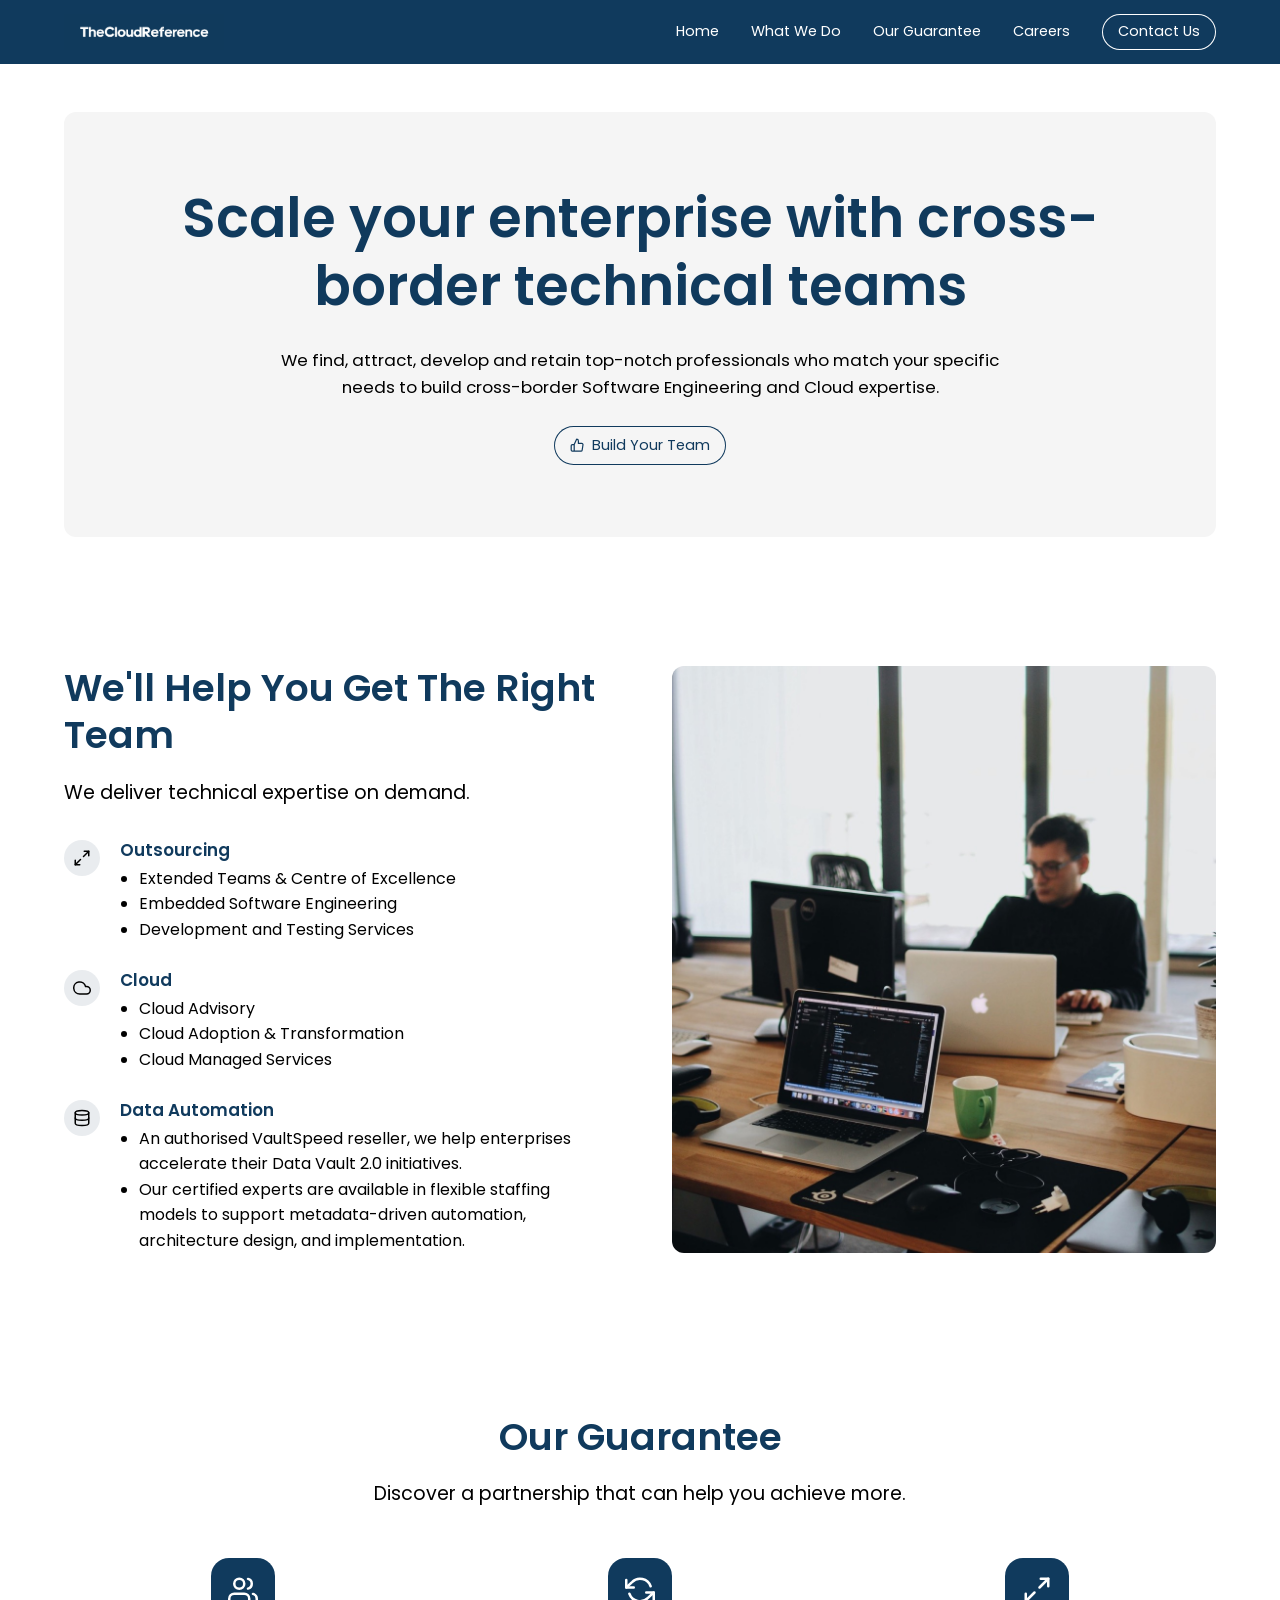
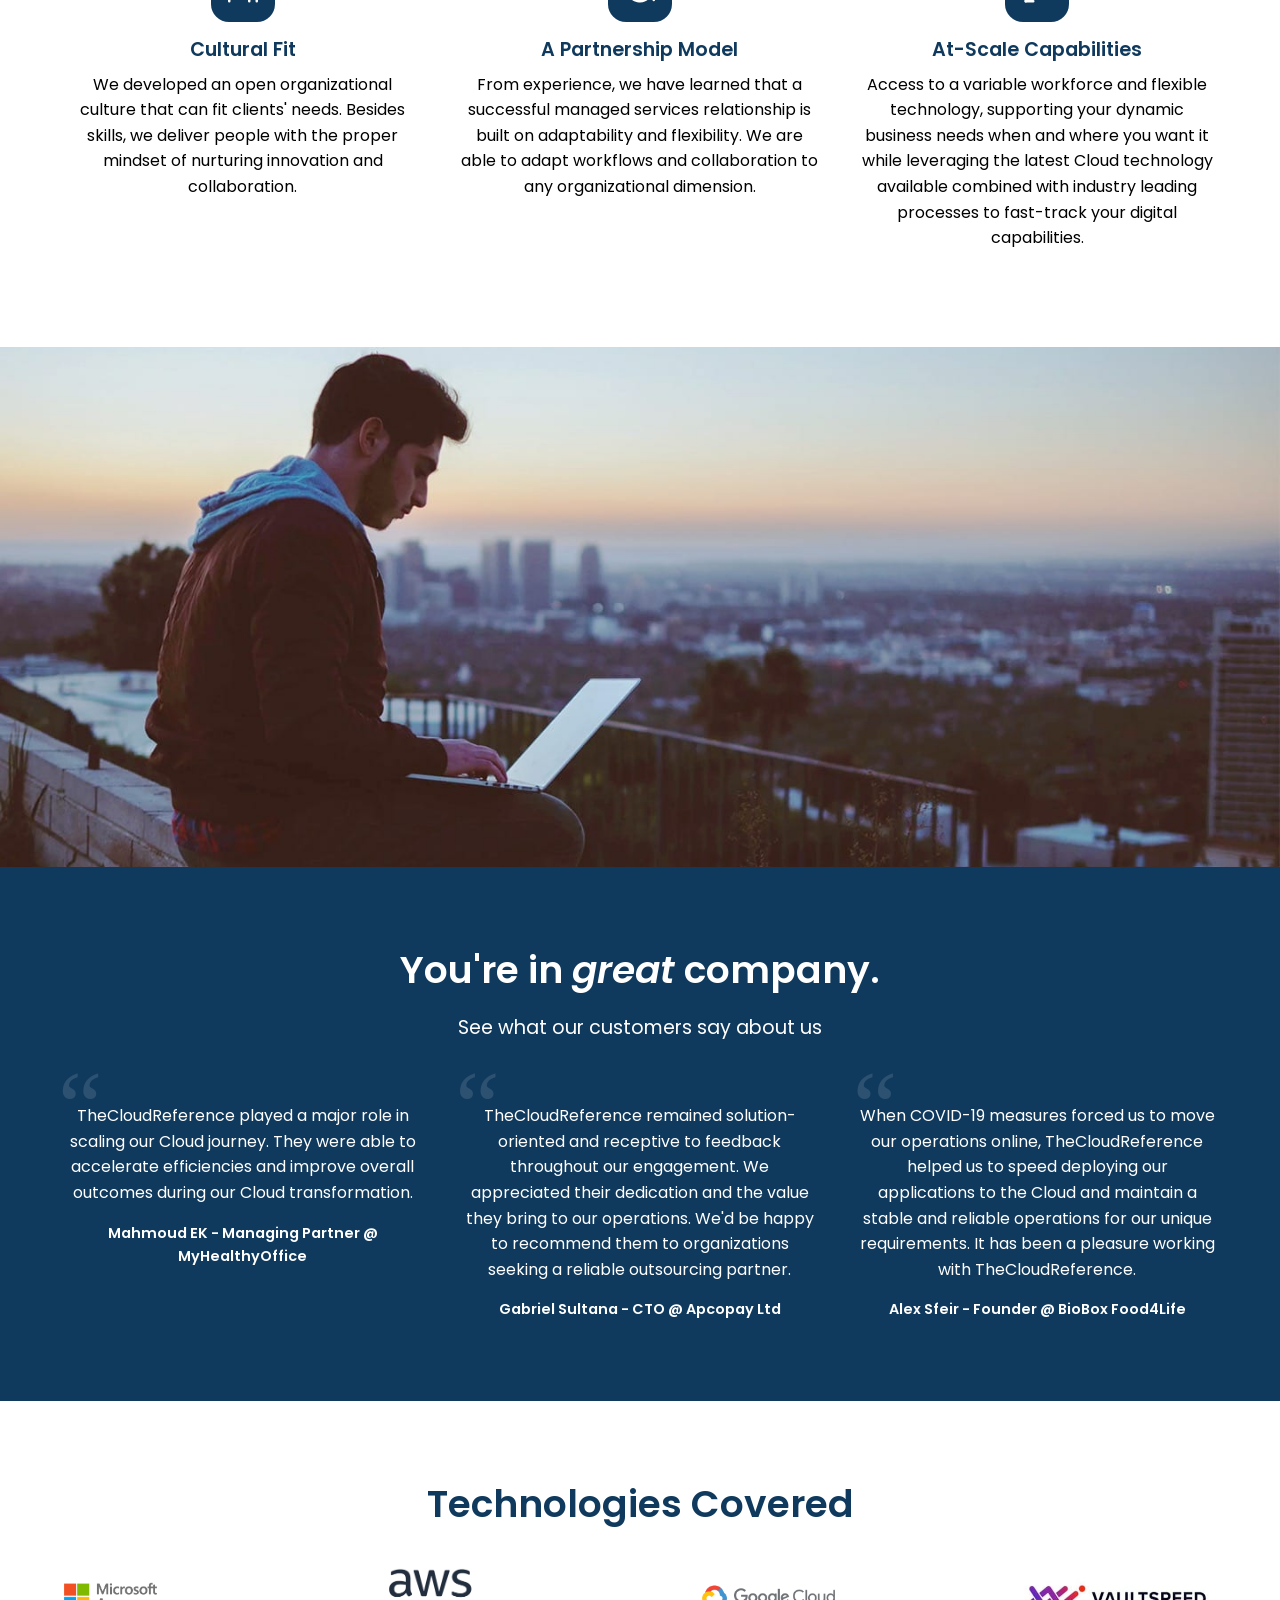
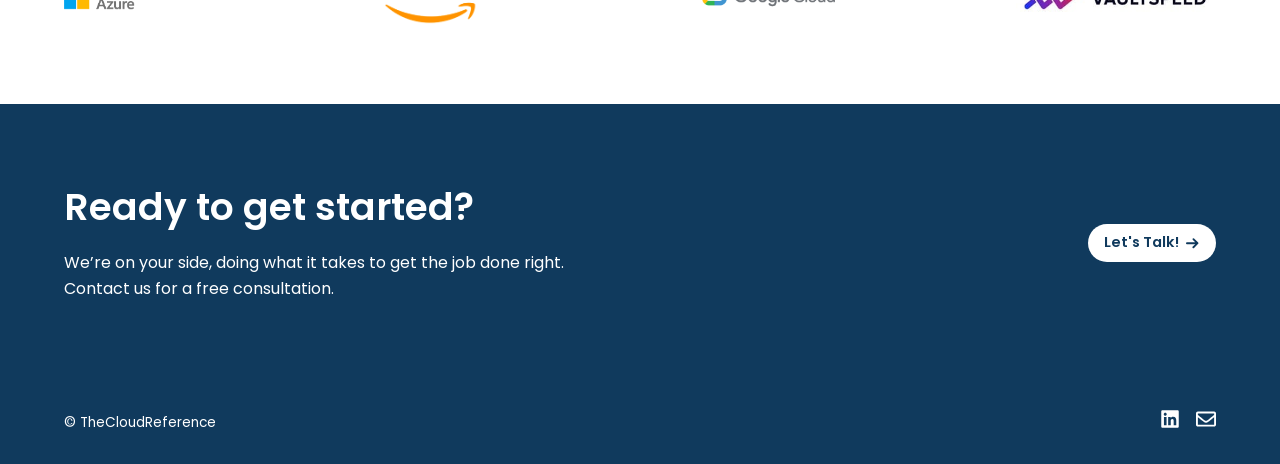
<file: index.html>
<!DOCTYPE html>
<html lang="en">
<head>
  <meta charset="utf-8">
  <meta name="viewport" content="width=device-width, initial-scale=1">
  <title>TheCloudReference</title>
  <meta name="description" content="Cross-border Cloud and Software Engineering expertise">
  <link rel="canonical" href="https://www.thecloudreference.com/">
  <meta property="og:title" content="TheCloudReference">
  <meta property="og:description" content="Cross-border Cloud and Software Engineering expertise">
  <meta property="og:image" content="https://www.thecloudreference.com/assets/img/social-share.png">
  <meta name="twitter:card" content="summary_large_image">
  <link rel="icon" href="/assets/img/favicon.png">
  <link rel="preconnect" href="https://fonts.googleapis.com">
  <link rel="preconnect" href="https://fonts.gstatic.com" crossorigin>
  <link href="https://fonts.googleapis.com/css2?family=Poppins:ital,wght@0,400;0,600;1,400;1,600&display=swap" rel="stylesheet">
  <link rel="stylesheet" href="/assets/style.css">
  <!-- Google Analytics -->
  <script async src="https://www.googletagmanager.com/gtag/js?id=G-6WPR6Y4HBJ"></script>
  <script>window.dataLayer=window.dataLayer||[];function gtag(){dataLayer.push(arguments);}gtag('js',new Date());gtag('config','G-6WPR6Y4HBJ');</script>
</head>
<body>
<header class="site-header">
  <div class="container">
    <a class="logo" href="/"><img src="/assets/img/logo.png" alt="TheCloudReference" width="160" height="37"></a>
    <button class="menu-toggle" aria-label="Menu" aria-expanded="false"><svg aria-hidden="true" viewBox="0 0 24 24" fill="none" stroke="currentColor" stroke-width="2" stroke-linecap="round"><line x1="3" y1="6" x2="21" y2="6"/><line x1="3" y1="12" x2="21" y2="12"/><line x1="3" y1="18" x2="21" y2="18"/></svg></button>
    <nav class="nav">
      <a href="/">Home</a>
      <div class="dropdown">
        <button type="button">What We Do</button>
        <div class="dropdown-menu">
          <a href="/cloud/">Cloud</a>
          <a href="/outsourcing/">Outsourcing</a>
          <a href="/data-and-analytics/">Data &amp; Analytics</a>
        </div>
      </div>
      <a href="/#guarantee">Our Guarantee</a>
      <a href="/careers/">Careers</a>
      <a class="btn btn--light" href="/contact-us/">Contact Us</a>
    </nav>
  </div>
</header>

<main>
<section class="hero">
  <div class="container">
    <div class="hero-box">
      <h1>Scale your enterprise with cross-border technical teams</h1>
      <p>We find, attract, develop and retain top-notch professionals who match your specific needs to build cross-border Software Engineering and Cloud expertise.</p>
      <a class="btn" href="/contact-us/"><svg aria-hidden="true" xmlns="http://www.w3.org/2000/svg" viewBox="0 0 24 24" fill="none" stroke="currentColor" stroke-width="2" stroke-linecap="round" stroke-linejoin="round"><path d="M14 9V5a3 3 0 0 0-3-3l-4 9v11h11.28a2 2 0 0 0 2-1.7l1.38-9a2 2 0 0 0-2-2.3zM7 22H4a2 2 0 0 1-2-2v-7a2 2 0 0 1 2-2h3"></path></svg> Build Your Team</a>
    </div>
  </div>
</section>

<section id="what-we-do">
  <div class="container split">
    <div>
      <h2>We'll Help You Get The Right Team</h2>
      <p class="lead">We deliver technical expertise on demand.</p>
      <div class="feature-list">
        <div class="feature-item"><div class="icon-dot"><svg aria-hidden="true" xmlns="http://www.w3.org/2000/svg" viewBox="0 0 24 24" fill="none" stroke="currentColor" stroke-width="2" stroke-linecap="round" stroke-linejoin="round"><polyline points="15 3 21 3 21 9"></polyline><polyline points="9 21 3 21 3 15"></polyline><line x1="21" y1="3" x2="14" y2="10"></line><line x1="3" y1="21" x2="10" y2="14"></line></svg></div><div><h3><a href="/outsourcing/">Outsourcing</a></h3><ul><li>Extended Teams &amp; Centre of Excellence</li><li>Embedded Software Engineering</li><li>Development and Testing Services</li></ul></div></div>
        <div class="feature-item"><div class="icon-dot"><svg aria-hidden="true" xmlns="http://www.w3.org/2000/svg" viewBox="0 0 24 24" fill="none" stroke="currentColor" stroke-width="2" stroke-linecap="round" stroke-linejoin="round"><path d="M18 10h-1.26A8 8 0 1 0 9 20h9a5 5 0 0 0 0-10z"></path></svg></div><div><h3><a href="/cloud/">Cloud</a></h3><ul><li>Cloud Advisory</li><li>Cloud Adoption &amp; Transformation</li><li>Cloud Managed Services</li></ul></div></div>
        <div class="feature-item"><div class="icon-dot"><svg aria-hidden="true" xmlns="http://www.w3.org/2000/svg" viewBox="0 0 24 24" fill="none" stroke="currentColor" stroke-width="2" stroke-linecap="round" stroke-linejoin="round"><ellipse cx="12" cy="5" rx="9" ry="3"></ellipse><path d="M21 12c0 1.66-4 3-9 3s-9-1.34-9-3"></path><path d="M3 5v14c0 1.66 4 3 9 3s9-1.34 9-3V5"></path></svg></div><div><h3><a href="/data-and-analytics/">Data Automation</a></h3><ul><li>An authorised VaultSpeed reseller, we help enterprises accelerate their Data Vault 2.0 initiatives.</li><li>Our certified experts are available in flexible staffing models to support metadata-driven automation, architecture design, and implementation.</li></ul></div></div>
      </div>
    </div>
    <img class="rounded" src="/assets/img/home-team.jpg" alt="Team working together at a desk" width="1200" height="1293">
  </div>
</section>

<section id="guarantee">
  <div class="container center">
    <h2>Our Guarantee</h2>
    <p class="lead">Discover a partnership that can help you achieve more.</p>
    <div class="grid-3">
      <div><div class="icon-tile" style="color:#fff"><svg aria-hidden="true" xmlns="http://www.w3.org/2000/svg" viewBox="0 0 24 24" fill="none" stroke="currentColor" stroke-width="2" stroke-linecap="round" stroke-linejoin="round"><path d="M17 21v-2a4 4 0 0 0-4-4H5a4 4 0 0 0-4 4v2"></path><circle cx="9" cy="7" r="4"></circle><path d="M23 21v-2a4 4 0 0 0-3-3.87"></path><path d="M16 3.13a4 4 0 0 1 0 7.75"></path></svg></div><h3>Cultural Fit</h3><p>We developed an open organizational culture that can fit clients' needs. Besides skills, we deliver people with the proper mindset of nurturing innovation and collaboration.</p></div>
      <div><div class="icon-tile" style="color:#fff"><svg aria-hidden="true" xmlns="http://www.w3.org/2000/svg" viewBox="0 0 24 24" fill="none" stroke="currentColor" stroke-width="2" stroke-linecap="round" stroke-linejoin="round"><polyline points="1 4 1 10 7 10"></polyline><polyline points="23 20 23 14 17 14"></polyline><path d="M20.49 9A9 9 0 0 0 5.64 5.64L1 10m22 4l-4.64 4.36A9 9 0 0 1 3.51 15"></path></svg></div><h3>A Partnership Model</h3><p>From experience, we have learned that a successful managed services relationship is built on adaptability and flexibility. We are able to adapt workflows and collaboration to any organizational dimension.</p></div>
      <div><div class="icon-tile" style="color:#fff"><svg aria-hidden="true" xmlns="http://www.w3.org/2000/svg" viewBox="0 0 24 24" fill="none" stroke="currentColor" stroke-width="2" stroke-linecap="round" stroke-linejoin="round"><polyline points="15 3 21 3 21 9"></polyline><polyline points="9 21 3 21 3 15"></polyline><line x1="21" y1="3" x2="14" y2="10"></line><line x1="3" y1="21" x2="10" y2="14"></line></svg></div><h3>At-Scale Capabilities</h3><p>Access to a variable workforce and flexible technology, supporting your dynamic business needs when and where you want it while leveraging the latest Cloud technology available combined with industry leading processes to fast-track your digital capabilities.</p></div>
    </div>
  </div>
</section>

<section class="banner"><img src="/assets/img/home-banner.jpg" alt="Person working on a laptop overlooking a city" loading="lazy" width="1440" height="600"></section>

<section class="dark testimonials">
  <div class="container center">
    <h2>You're in <em>great</em> company.</h2>
    <p class="lead">See what our customers say about us</p>
    <div class="grid-3">
      <blockquote><p>TheCloudReference played a major role in scaling our Cloud journey. They were able to accelerate efficiencies and improve overall outcomes during our Cloud transformation.</p><cite><a href="https://myhealthyoffice.ae" target="_blank" rel="noopener">Mahmoud EK - Managing Partner @ MyHealthyOffice</a></cite></blockquote>
      <blockquote><p>TheCloudReference remained solution-oriented and receptive to feedback throughout our engagement. We appreciated their dedication and the value they bring to our operations. We'd be happy to recommend them to organizations seeking a reliable outsourcing partner.</p><cite><a href="https://www.apcopay.com/" target="_blank" rel="noopener">Gabriel Sultana - CTO @ Apcopay Ltd</a></cite></blockquote>
      <blockquote><p>When COVID-19 measures forced us to move our operations online, TheCloudReference helped us to speed deploying our applications to the Cloud and maintain a stable and reliable operations for our unique requirements. It has been a pleasure working with TheCloudReference.</p><cite><a href="https://www.biobox.ae" target="_blank" rel="noopener">Alex Sfeir - Founder @ BioBox Food4Life</a></cite></blockquote>
    </div>
  </div>
</section>

<section>
  <div class="container center">
    <h2>Technologies Covered</h2>
    <div class="logos">
      <img src="/assets/img/tech-azure.png" alt="Microsoft Azure" loading="lazy">
      <img src="/assets/img/tech-aws.png" alt="AWS" loading="lazy">
      <img src="/assets/img/tech-google-cloud.png" alt="Google Cloud" loading="lazy">
      <img src="/assets/img/tech-vaultspeed.jpg" alt="VaultSpeed" loading="lazy">
    </div>
  </div>
</section>

<section class="dark cta-band">
  <div class="container">
    <div>
      <h2>Ready to get started?</h2>
      <p>We’re on your side, doing what it takes to get the job done right.<br>Contact us for a free consultation.</p>
    </div>
    <a class="btn btn--solid" href="/contact-us/">Let's Talk! <svg aria-hidden="true" viewBox="0 0 15 12"><path d="M9.6 7H1a1 1 0 1 1 0-2h8.6L7 2.4A1 1 0 0 1 8.4 1l4.3 4.2c.2.3.3.5.3.8 0 .3-.1.5-.3.7L8.4 11A1 1 0 1 1 7 9.5L9.6 7z" fill="currentColor"/></svg></a>
  </div>
</section>
</main>

<footer class="site-footer">
  <div class="container">
    <span>&copy; TheCloudReference</span>
    <div class="social">
      <a href="https://www.linkedin.com/company/thecloudreference/" target="_blank" rel="noopener" aria-label="LinkedIn"><svg aria-hidden="true" viewBox="0 0 448 512"><path d="M416 32H31.9C14.3 32 0 46.5 0 64.3v383.4C0 465.5 14.3 480 31.9 480H416c17.6 0 32-14.5 32-32.3V64.3c0-17.8-14.4-32.3-32-32.3zM135.4 416H69V202.2h66.5V416zm-33.2-243c-21.3 0-38.5-17.3-38.5-38.5S80.9 96 102.2 96c21.2 0 38.5 17.3 38.5 38.5 0 21.3-17.2 38.5-38.5 38.5zm282.1 243h-66.4V312c0-24.8-.5-56.7-34.5-56.7-34.6 0-39.9 27-39.9 54.9V416h-66.4V202.2h63.7v29.2h.9c8.9-16.8 30.6-34.5 62.9-34.5 67.2 0 79.7 44.3 79.7 101.9V416z"/></svg></a>
      <a href="/contact-us/" aria-label="Contact us"><svg aria-hidden="true" viewBox="0 0 512 512"><path d="M464 64H48C21.49 64 0 85.49 0 112v288c0 26.51 21.49 48 48 48h416c26.51 0 48-21.49 48-48V112c0-26.51-21.49-48-48-48zm0 48v40.805c-22.422 18.259-58.168 46.651-134.587 106.49-16.841 13.247-50.201 45.072-73.413 44.701-23.208.375-56.579-31.459-73.413-44.701C106.18 199.465 70.425 171.067 48 152.805V112h416zM48 400V214.398c22.914 18.251 55.409 43.862 104.938 82.646 21.857 17.205 60.134 55.186 103.062 54.955 42.717.231 80.509-37.199 103.053-54.947 49.528-38.783 82.032-64.401 104.947-82.653V400H48z"/></svg></a>
    </div>
  </div>
</footer>
<script src="/assets/site.js"></script>
</body>
</html>
</file>
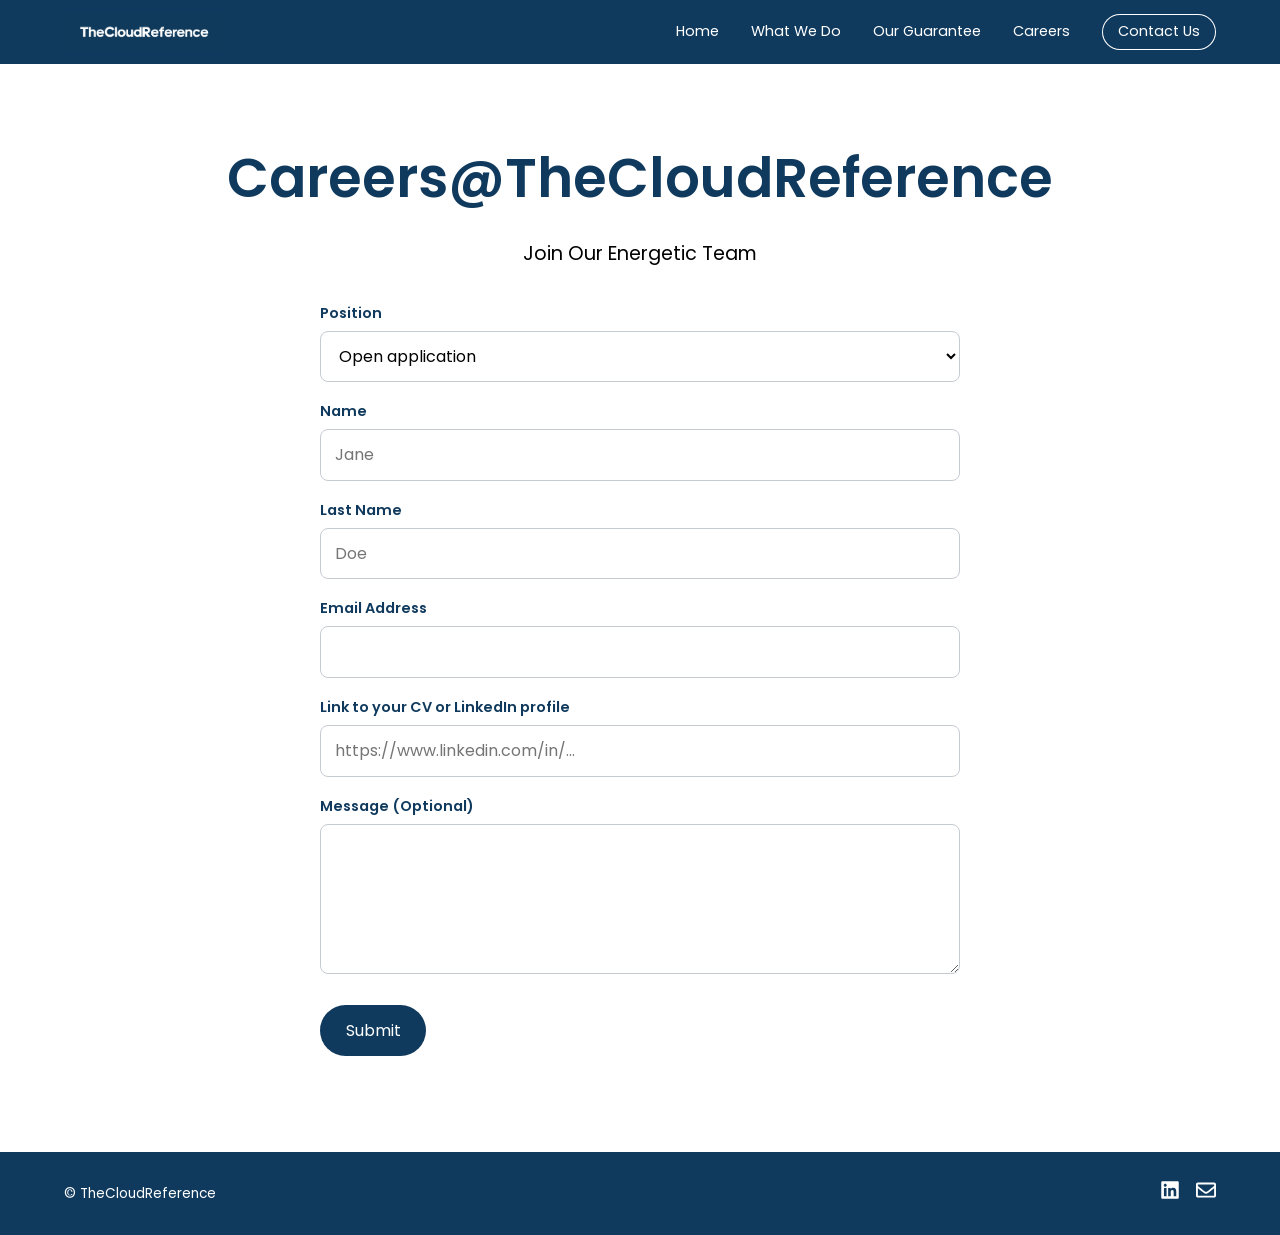
<file: apply/index.html>
<!DOCTYPE html>
<html lang="en">
<head>
  <meta charset="utf-8">
  <meta name="viewport" content="width=device-width, initial-scale=1">
  <title>Apply | Careers@TheCloudReference</title>
  <meta name="description" content="Apply for a position at TheCloudReference.">
  <link rel="canonical" href="https://www.thecloudreference.com/apply">
  <meta property="og:title" content="Apply | Careers@TheCloudReference">
  <meta property="og:description" content="Apply for a position at TheCloudReference.">
  <meta property="og:image" content="https://www.thecloudreference.com/assets/img/social-share.png">
  <meta name="twitter:card" content="summary_large_image">
  <link rel="icon" href="/assets/img/favicon.png">
  <link rel="preconnect" href="https://fonts.googleapis.com">
  <link rel="preconnect" href="https://fonts.gstatic.com" crossorigin>
  <link href="https://fonts.googleapis.com/css2?family=Poppins:ital,wght@0,400;0,600;1,400;1,600&display=swap" rel="stylesheet">
  <link rel="stylesheet" href="/assets/style.css">
  <!-- Google Analytics -->
  <script async src="https://www.googletagmanager.com/gtag/js?id=G-6WPR6Y4HBJ"></script>
  <script>window.dataLayer=window.dataLayer||[];function gtag(){dataLayer.push(arguments);}gtag('js',new Date());gtag('config','G-6WPR6Y4HBJ');</script>
</head>
<body>
<header class="site-header">
  <div class="container">
    <a class="logo" href="/"><img src="/assets/img/logo.png" alt="TheCloudReference" width="160" height="37"></a>
    <button class="menu-toggle" aria-label="Menu" aria-expanded="false"><svg aria-hidden="true" viewBox="0 0 24 24" fill="none" stroke="currentColor" stroke-width="2" stroke-linecap="round"><line x1="3" y1="6" x2="21" y2="6"/><line x1="3" y1="12" x2="21" y2="12"/><line x1="3" y1="18" x2="21" y2="18"/></svg></button>
    <nav class="nav">
      <a href="/">Home</a>
      <div class="dropdown">
        <button type="button">What We Do</button>
        <div class="dropdown-menu">
          <a href="/cloud/">Cloud</a>
          <a href="/outsourcing/">Outsourcing</a>
          <a href="/data-and-analytics/">Data &amp; Analytics</a>
        </div>
      </div>
      <a href="/#guarantee">Our Guarantee</a>
      <a href="/careers/">Careers</a>
      <a class="btn btn--light" href="/contact-us/">Contact Us</a>
    </nav>
  </div>
</header>

<main>
<section>
  <div class="container center">
    <h1>Careers@TheCloudReference</h1>
    <p class="lead">Join Our Energetic Team</p>
  </div>
  <div class="container">
    <form class="form-card" data-web3forms>
      <input type="hidden" name="subject" value="New job application from thecloudreference.com">
      <input type="hidden" name="from_name" value="TheCloudReference careers">
      <input type="checkbox" name="botcheck" class="hp" tabindex="-1" autocomplete="off">
      <label for="position">Position</label>
      <select id="position" name="position" style="width:100%;font:inherit;padding:12px 14px;border:1px solid #c6cbd1;border-radius:8px;background:#fff">
        <option value="Open application">Open application</option>
        <option value="BizTalk Consultant" data-slug="biztalk-consultant">BizTalk Consultant</option>
        <option value="OT/ICS Security Consultant" data-slug="ot-ics-security-consultant">OT/ICS Security Consultant</option>
        <option value="React Native Developer" data-slug="react-native-developer">React Native Developer</option>
        <option value="Cloud Developer" data-slug="cloud-developer">Cloud Developer</option>
        <option value=".NET Fullstack Developer" data-slug="net-fullstack-developer">.NET Fullstack Developer</option>
        <option value="C/C++ Software Engineer" data-slug="c-c-software-engineer">C/C++ Software Engineer</option>
        <option value="Python Developer" data-slug="python-developer">Python Developer</option>
      </select>
      <label for="first">Name</label>
      <input id="first" name="first_name" type="text" placeholder="Jane" required autocomplete="given-name">
      <label for="last">Last Name</label>
      <input id="last" name="last_name" type="text" placeholder="Doe" required autocomplete="family-name">
      <label for="email">Email Address</label>
      <input id="email" name="email" type="email" required autocomplete="email">
      <label for="cv">Link to your CV or LinkedIn profile</label>
      <input id="cv" name="cv_link" type="url" placeholder="https://www.linkedin.com/in/..." required>
      <label for="message">Message (Optional)</label>
      <textarea id="message" name="message"></textarea>
      <button class="btn btn--primary" type="submit">Submit</button>
      <p class="form-status" role="status"></p>
    </form>
  </div>
</section>
<script>
  // Preselect the position when coming from a job post (/apply/?position=slug)
  const slug = new URLSearchParams(location.search).get("position");
  const opt = slug && document.querySelector(`#position option[data-slug="${slug}"]`);
  if (opt) opt.selected = true;
</script>
</main>

<footer class="site-footer">
  <div class="container">
    <span>&copy; TheCloudReference</span>
    <div class="social">
      <a href="https://www.linkedin.com/company/thecloudreference/" target="_blank" rel="noopener" aria-label="LinkedIn"><svg aria-hidden="true" viewBox="0 0 448 512"><path d="M416 32H31.9C14.3 32 0 46.5 0 64.3v383.4C0 465.5 14.3 480 31.9 480H416c17.6 0 32-14.5 32-32.3V64.3c0-17.8-14.4-32.3-32-32.3zM135.4 416H69V202.2h66.5V416zm-33.2-243c-21.3 0-38.5-17.3-38.5-38.5S80.9 96 102.2 96c21.2 0 38.5 17.3 38.5 38.5 0 21.3-17.2 38.5-38.5 38.5zm282.1 243h-66.4V312c0-24.8-.5-56.7-34.5-56.7-34.6 0-39.9 27-39.9 54.9V416h-66.4V202.2h63.7v29.2h.9c8.9-16.8 30.6-34.5 62.9-34.5 67.2 0 79.7 44.3 79.7 101.9V416z"/></svg></a>
      <a href="/contact-us/" aria-label="Contact us"><svg aria-hidden="true" viewBox="0 0 512 512"><path d="M464 64H48C21.49 64 0 85.49 0 112v288c0 26.51 21.49 48 48 48h416c26.51 0 48-21.49 48-48V112c0-26.51-21.49-48-48-48zm0 48v40.805c-22.422 18.259-58.168 46.651-134.587 106.49-16.841 13.247-50.201 45.072-73.413 44.701-23.208.375-56.579-31.459-73.413-44.701C106.18 199.465 70.425 171.067 48 152.805V112h416zM48 400V214.398c22.914 18.251 55.409 43.862 104.938 82.646 21.857 17.205 60.134 55.186 103.062 54.955 42.717.231 80.509-37.199 103.053-54.947 49.528-38.783 82.032-64.401 104.947-82.653V400H48z"/></svg></a>
    </div>
  </div>
</footer>
<script src="/assets/site.js"></script>
</body>
</html>
</file>
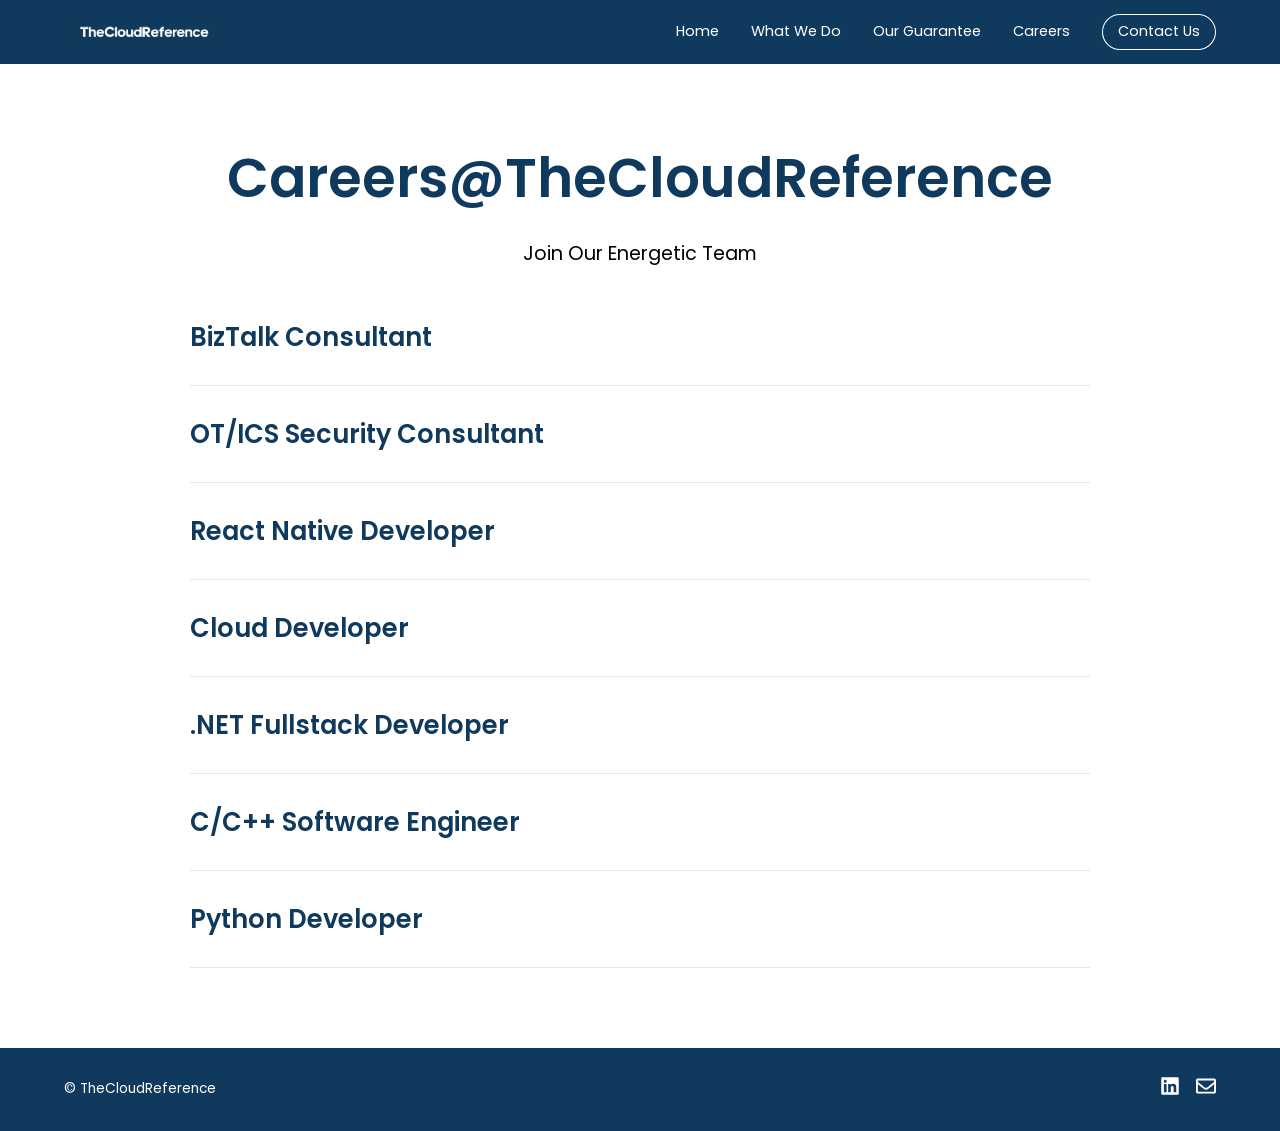
<file: careers/index.html>
<!DOCTYPE html>
<html lang="en">
<head>
  <meta charset="utf-8">
  <meta name="viewport" content="width=device-width, initial-scale=1">
  <title>Careers@TheCloudReference</title>
  <meta name="description" content="Join our energetic team. Open positions at TheCloudReference.">
  <link rel="canonical" href="https://www.thecloudreference.com/careers">
  <meta property="og:title" content="Careers@TheCloudReference">
  <meta property="og:description" content="Join our energetic team. Open positions at TheCloudReference.">
  <meta property="og:image" content="https://www.thecloudreference.com/assets/img/social-share.png">
  <meta name="twitter:card" content="summary_large_image">
  <link rel="icon" href="/assets/img/favicon.png">
  <link rel="preconnect" href="https://fonts.googleapis.com">
  <link rel="preconnect" href="https://fonts.gstatic.com" crossorigin>
  <link href="https://fonts.googleapis.com/css2?family=Poppins:ital,wght@0,400;0,600;1,400;1,600&display=swap" rel="stylesheet">
  <link rel="stylesheet" href="/assets/style.css">
  <!-- Google Analytics -->
  <script async src="https://www.googletagmanager.com/gtag/js?id=G-6WPR6Y4HBJ"></script>
  <script>window.dataLayer=window.dataLayer||[];function gtag(){dataLayer.push(arguments);}gtag('js',new Date());gtag('config','G-6WPR6Y4HBJ');</script>
</head>
<body>
<header class="site-header">
  <div class="container">
    <a class="logo" href="/"><img src="/assets/img/logo.png" alt="TheCloudReference" width="160" height="37"></a>
    <button class="menu-toggle" aria-label="Menu" aria-expanded="false"><svg aria-hidden="true" viewBox="0 0 24 24" fill="none" stroke="currentColor" stroke-width="2" stroke-linecap="round"><line x1="3" y1="6" x2="21" y2="6"/><line x1="3" y1="12" x2="21" y2="12"/><line x1="3" y1="18" x2="21" y2="18"/></svg></button>
    <nav class="nav">
      <a href="/">Home</a>
      <div class="dropdown">
        <button type="button">What We Do</button>
        <div class="dropdown-menu">
          <a href="/cloud/">Cloud</a>
          <a href="/outsourcing/">Outsourcing</a>
          <a href="/data-and-analytics/">Data &amp; Analytics</a>
        </div>
      </div>
      <a href="/#guarantee">Our Guarantee</a>
      <a href="/careers/">Careers</a>
      <a class="btn btn--light" href="/contact-us/">Contact Us</a>
    </nav>
  </div>
</header>

<main>
<section>
  <div class="container center">
    <h1>Careers@TheCloudReference</h1>
    <p class="lead">Join Our Energetic Team</p>
  </div>
  <div class="container">
    <ul class="post-list">
      <li><a href="/careers/biztalk-consultant/"><h2>BizTalk Consultant</h2></a></li>
      <li><a href="/careers/ot-ics-security-consultant/"><h2>OT/ICS Security Consultant</h2></a></li>
      <li><a href="/careers/react-native-developer/"><h2>React Native Developer</h2></a></li>
      <li><a href="/careers/cloud-developer/"><h2>Cloud Developer</h2></a></li>
      <li><a href="/careers/net-fullstack-developer/"><h2>.NET Fullstack Developer</h2></a></li>
      <li><a href="/careers/c-c-software-engineer/"><h2>C/C++ Software Engineer</h2></a></li>
      <li><a href="/careers/python-developer/"><h2>Python Developer</h2></a></li>
    </ul>
  </div>
</section>
</main>

<footer class="site-footer">
  <div class="container">
    <span>&copy; TheCloudReference</span>
    <div class="social">
      <a href="https://www.linkedin.com/company/thecloudreference/" target="_blank" rel="noopener" aria-label="LinkedIn"><svg aria-hidden="true" viewBox="0 0 448 512"><path d="M416 32H31.9C14.3 32 0 46.5 0 64.3v383.4C0 465.5 14.3 480 31.9 480H416c17.6 0 32-14.5 32-32.3V64.3c0-17.8-14.4-32.3-32-32.3zM135.4 416H69V202.2h66.5V416zm-33.2-243c-21.3 0-38.5-17.3-38.5-38.5S80.9 96 102.2 96c21.2 0 38.5 17.3 38.5 38.5 0 21.3-17.2 38.5-38.5 38.5zm282.1 243h-66.4V312c0-24.8-.5-56.7-34.5-56.7-34.6 0-39.9 27-39.9 54.9V416h-66.4V202.2h63.7v29.2h.9c8.9-16.8 30.6-34.5 62.9-34.5 67.2 0 79.7 44.3 79.7 101.9V416z"/></svg></a>
      <a href="/contact-us/" aria-label="Contact us"><svg aria-hidden="true" viewBox="0 0 512 512"><path d="M464 64H48C21.49 64 0 85.49 0 112v288c0 26.51 21.49 48 48 48h416c26.51 0 48-21.49 48-48V112c0-26.51-21.49-48-48-48zm0 48v40.805c-22.422 18.259-58.168 46.651-134.587 106.49-16.841 13.247-50.201 45.072-73.413 44.701-23.208.375-56.579-31.459-73.413-44.701C106.18 199.465 70.425 171.067 48 152.805V112h416zM48 400V214.398c22.914 18.251 55.409 43.862 104.938 82.646 21.857 17.205 60.134 55.186 103.062 54.955 42.717.231 80.509-37.199 103.053-54.947 49.528-38.783 82.032-64.401 104.947-82.653V400H48z"/></svg></a>
    </div>
  </div>
</footer>
<script src="/assets/site.js"></script>
</body>
</html>
</file>
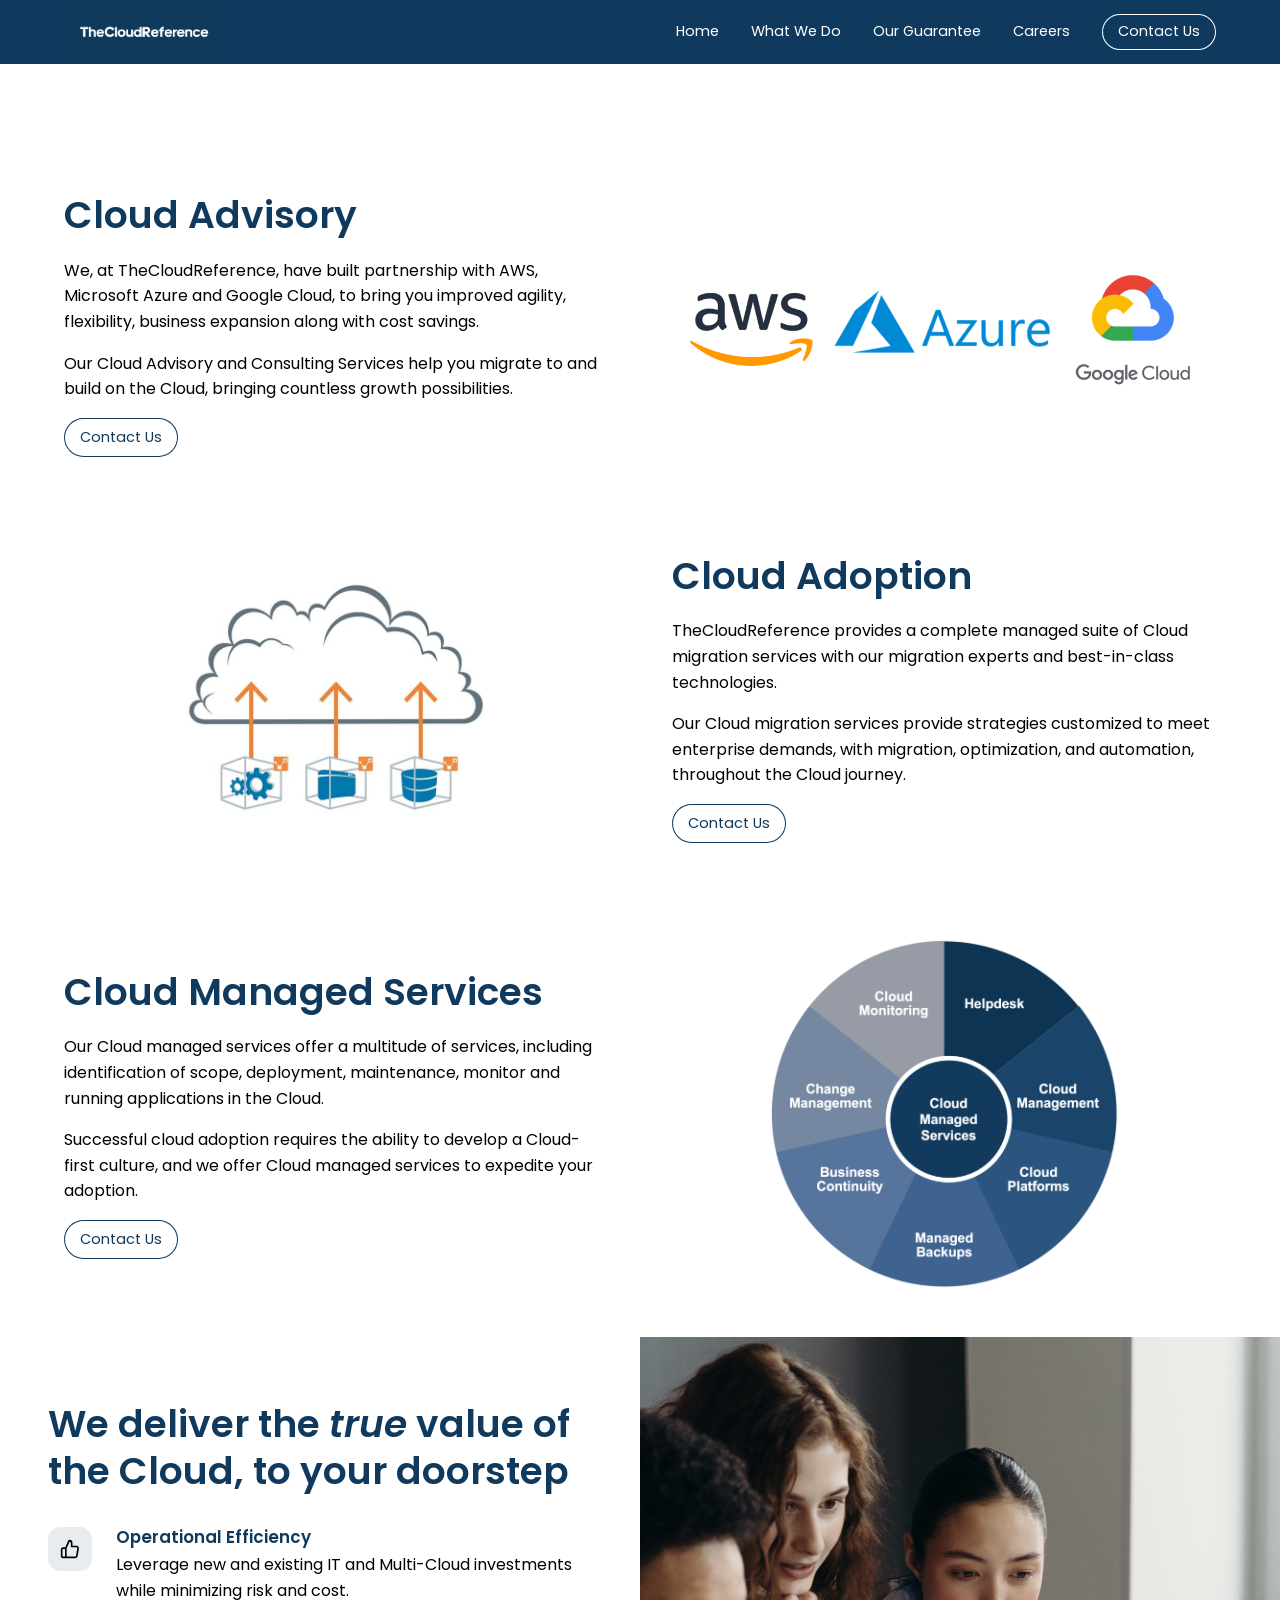
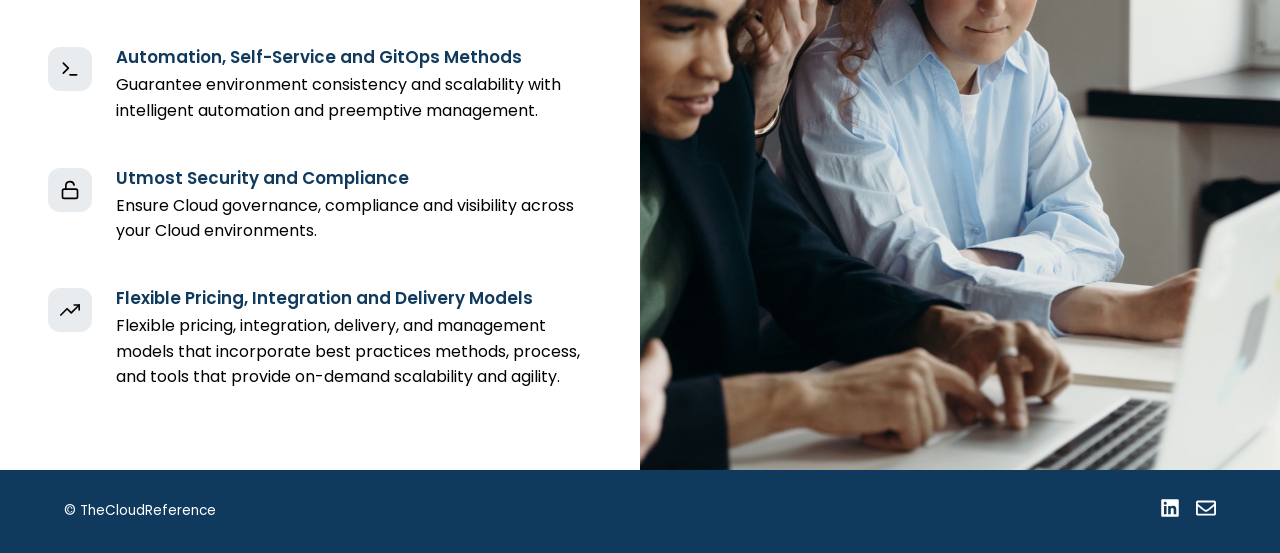
<file: cloud/index.html>
<!DOCTYPE html>
<html lang="en">
<head>
  <meta charset="utf-8">
  <meta name="viewport" content="width=device-width, initial-scale=1">
  <title>Cloud | TheCloudReference</title>
  <meta name="description" content="Cloud advisory, adoption and managed services across AWS, Microsoft Azure and Google Cloud.">
  <link rel="canonical" href="https://www.thecloudreference.com/cloud">
  <meta property="og:title" content="Cloud | TheCloudReference">
  <meta property="og:description" content="Cloud advisory, adoption and managed services across AWS, Microsoft Azure and Google Cloud.">
  <meta property="og:image" content="https://www.thecloudreference.com/assets/img/social-share.png">
  <meta name="twitter:card" content="summary_large_image">
  <link rel="icon" href="/assets/img/favicon.png">
  <link rel="preconnect" href="https://fonts.googleapis.com">
  <link rel="preconnect" href="https://fonts.gstatic.com" crossorigin>
  <link href="https://fonts.googleapis.com/css2?family=Poppins:ital,wght@0,400;0,600;1,400;1,600&display=swap" rel="stylesheet">
  <link rel="stylesheet" href="/assets/style.css">
  <!-- Google Analytics -->
  <script async src="https://www.googletagmanager.com/gtag/js?id=G-6WPR6Y4HBJ"></script>
  <script>window.dataLayer=window.dataLayer||[];function gtag(){dataLayer.push(arguments);}gtag('js',new Date());gtag('config','G-6WPR6Y4HBJ');</script>
</head>
<body>
<header class="site-header">
  <div class="container">
    <a class="logo" href="/"><img src="/assets/img/logo.png" alt="TheCloudReference" width="160" height="37"></a>
    <button class="menu-toggle" aria-label="Menu" aria-expanded="false"><svg aria-hidden="true" viewBox="0 0 24 24" fill="none" stroke="currentColor" stroke-width="2" stroke-linecap="round"><line x1="3" y1="6" x2="21" y2="6"/><line x1="3" y1="12" x2="21" y2="12"/><line x1="3" y1="18" x2="21" y2="18"/></svg></button>
    <nav class="nav">
      <a href="/">Home</a>
      <div class="dropdown">
        <button type="button">What We Do</button>
        <div class="dropdown-menu">
          <a href="/cloud/">Cloud</a>
          <a href="/outsourcing/">Outsourcing</a>
          <a href="/data-and-analytics/">Data &amp; Analytics</a>
        </div>
      </div>
      <a href="/#guarantee">Our Guarantee</a>
      <a href="/careers/">Careers</a>
      <a class="btn btn--light" href="/contact-us/">Contact Us</a>
    </nav>
  </div>
</header>

<main>
<section class="page-title"><div class="container">
  <div class="zigzag-row">
    <div class="zigzag-text"><h2>Cloud Advisory</h2><p>We, at TheCloudReference, have built partnership with AWS, Microsoft Azure and Google Cloud, to bring you improved agility, flexibility, business expansion along with cost savings.</p><p>Our Cloud Advisory and Consulting Services help you migrate to and build on the Cloud, bringing countless growth possibilities.</p><a class="btn" href="/contact-us/">Contact Us</a></div>
    <div class="zigzag-media"><img src="/assets/img/cloud-advisory.png" alt="AWS, Azure and Google Cloud logos" loading="lazy"></div>
  </div>
  <div class="zigzag-row">
    <div class="zigzag-text"><h2>Cloud Adoption</h2><p>TheCloudReference provides a complete managed suite of Cloud migration services with our migration experts and best-in-class technologies.</p><p>Our Cloud migration services provide strategies customized to meet enterprise demands, with migration, optimization, and automation, throughout the Cloud journey.</p><a class="btn" href="/contact-us/">Contact Us</a></div>
    <div class="zigzag-media"><img src="/assets/img/cloud-adoption.jpg" alt="Cloud migration illustration" loading="lazy"></div>
  </div>
  <div class="zigzag-row">
    <div class="zigzag-text"><h2>Cloud Managed Services</h2><p>Our Cloud managed services offer a multitude of services, including identification of scope, deployment, maintenance, monitor and running applications in the Cloud.</p><p>Successful cloud adoption requires the ability to develop a Cloud-first culture, and we offer Cloud managed services to expedite your adoption.</p><a class="btn" href="/contact-us/">Contact Us</a></div>
    <div class="zigzag-media"><img src="/assets/img/cloud-managed.png" alt="Cloud managed services illustration" loading="lazy"></div>
  </div>
</div></section>

<section class="dark benefits-wrap" style="padding:0">
  <div class="benefits">
    <div class="benefits-text">
      <h2>We deliver the <em>true</em> value of the Cloud, to your doorstep</h2>
      <div class="feature-list">
        <div class="feature-item"><div class="icon-square"><svg aria-hidden="true" xmlns="http://www.w3.org/2000/svg" viewBox="0 0 24 24" fill="none" stroke="currentColor" stroke-width="2" stroke-linecap="round" stroke-linejoin="round"><path d="M14 9V5a3 3 0 0 0-3-3l-4 9v11h11.28a2 2 0 0 0 2-1.7l1.38-9a2 2 0 0 0-2-2.3zM7 22H4a2 2 0 0 1-2-2v-7a2 2 0 0 1 2-2h3"></path></svg></div><div><h3>Operational Efficiency</h3><p>Leverage new and existing IT and Multi-Cloud investments while minimizing risk and cost.</p></div></div>
        <div class="feature-item"><div class="icon-square"><svg aria-hidden="true" xmlns="http://www.w3.org/2000/svg" viewBox="0 0 24 24" fill="none" stroke="currentColor" stroke-width="2" stroke-linecap="round" stroke-linejoin="round"><polyline points="4 17 10 11 4 5"></polyline><line x1="12" y1="19" x2="20" y2="19"></line></svg></div><div><h3>Automation, Self-Service and GitOps Methods</h3><p>Guarantee environment consistency and scalability with intelligent automation and preemptive management.</p></div></div>
        <div class="feature-item"><div class="icon-square"><svg aria-hidden="true" xmlns="http://www.w3.org/2000/svg" viewBox="0 0 24 24" fill="none" stroke="currentColor" stroke-width="2" stroke-linecap="round" stroke-linejoin="round"><rect x="3" y="11" width="18" height="11" rx="2" ry="2"></rect><path d="M7 11V7a5 5 0 0 1 9.9-1"></path></svg></div><div><h3>Utmost Security and Compliance</h3><p>Ensure Cloud governance, compliance and visibility across your Cloud environments.</p></div></div>
        <div class="feature-item"><div class="icon-square"><svg aria-hidden="true" xmlns="http://www.w3.org/2000/svg" viewBox="0 0 24 24" fill="none" stroke="currentColor" stroke-width="2" stroke-linecap="round" stroke-linejoin="round"><polyline points="23 6 13.5 15.5 8.5 10.5 1 18"></polyline><polyline points="17 6 23 6 23 12"></polyline></svg></div><div><h3>Flexible Pricing, Integration and Delivery Models</h3><p>Flexible pricing, integration, delivery, and management models that incorporate best practices methods, process, and tools that provide on-demand scalability and agility.</p></div></div>
      </div>
    </div>
    <div class="benefits-media"><img src="/assets/img/cloud-team.jpg" alt="Colleagues looking at a laptop together" loading="lazy"></div>
  </div>
</section>
</main>

<footer class="site-footer">
  <div class="container">
    <span>&copy; TheCloudReference</span>
    <div class="social">
      <a href="https://www.linkedin.com/company/thecloudreference/" target="_blank" rel="noopener" aria-label="LinkedIn"><svg aria-hidden="true" viewBox="0 0 448 512"><path d="M416 32H31.9C14.3 32 0 46.5 0 64.3v383.4C0 465.5 14.3 480 31.9 480H416c17.6 0 32-14.5 32-32.3V64.3c0-17.8-14.4-32.3-32-32.3zM135.4 416H69V202.2h66.5V416zm-33.2-243c-21.3 0-38.5-17.3-38.5-38.5S80.9 96 102.2 96c21.2 0 38.5 17.3 38.5 38.5 0 21.3-17.2 38.5-38.5 38.5zm282.1 243h-66.4V312c0-24.8-.5-56.7-34.5-56.7-34.6 0-39.9 27-39.9 54.9V416h-66.4V202.2h63.7v29.2h.9c8.9-16.8 30.6-34.5 62.9-34.5 67.2 0 79.7 44.3 79.7 101.9V416z"/></svg></a>
      <a href="/contact-us/" aria-label="Contact us"><svg aria-hidden="true" viewBox="0 0 512 512"><path d="M464 64H48C21.49 64 0 85.49 0 112v288c0 26.51 21.49 48 48 48h416c26.51 0 48-21.49 48-48V112c0-26.51-21.49-48-48-48zm0 48v40.805c-22.422 18.259-58.168 46.651-134.587 106.49-16.841 13.247-50.201 45.072-73.413 44.701-23.208.375-56.579-31.459-73.413-44.701C106.18 199.465 70.425 171.067 48 152.805V112h416zM48 400V214.398c22.914 18.251 55.409 43.862 104.938 82.646 21.857 17.205 60.134 55.186 103.062 54.955 42.717.231 80.509-37.199 103.053-54.947 49.528-38.783 82.032-64.401 104.947-82.653V400H48z"/></svg></a>
    </div>
  </div>
</footer>
<script src="/assets/site.js"></script>
</body>
</html>
</file>
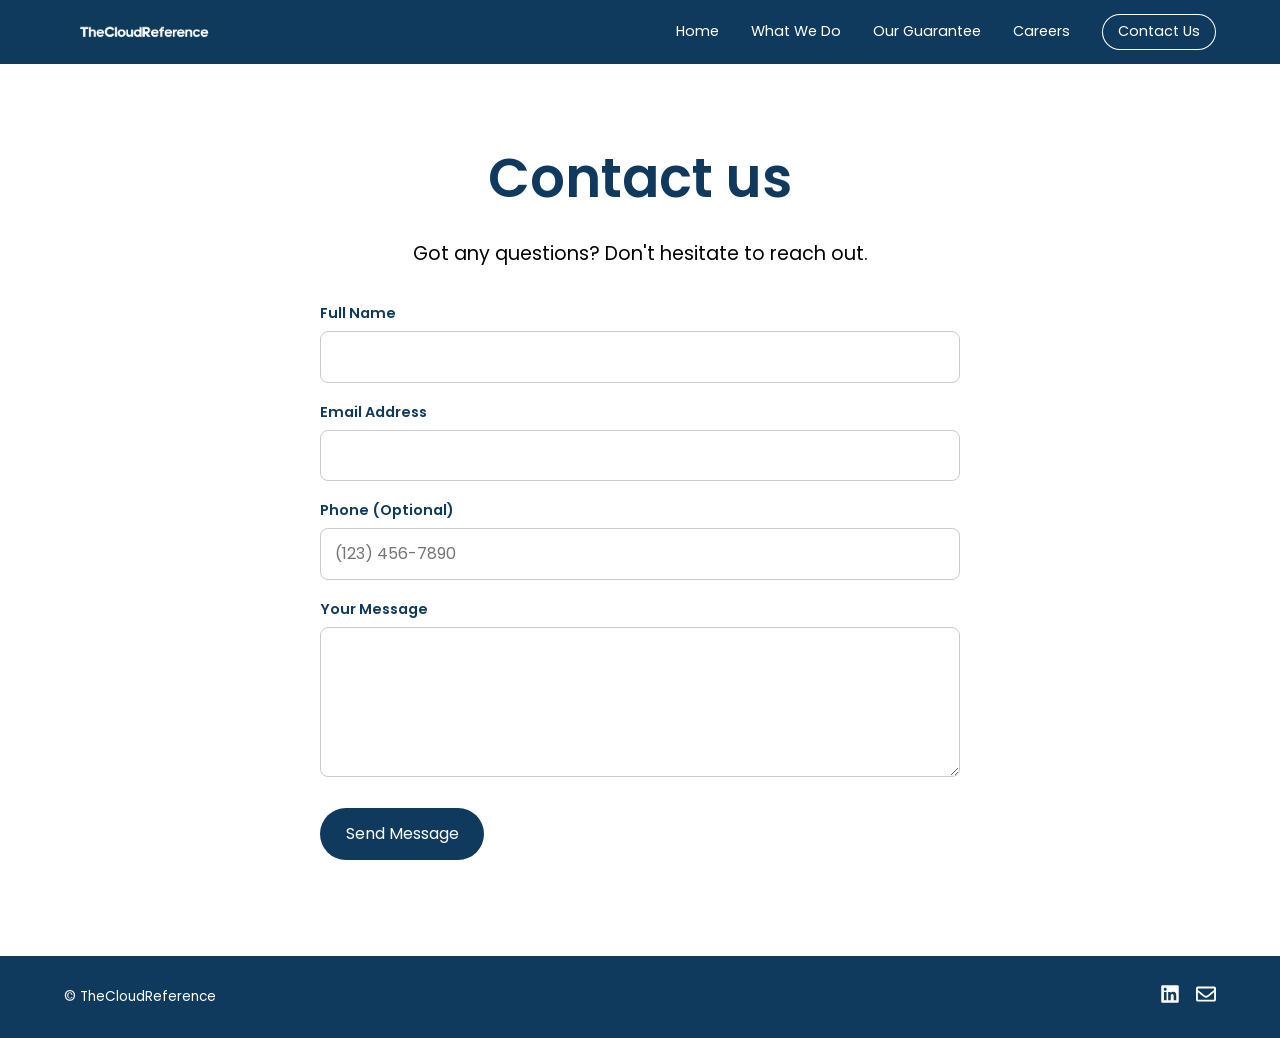
<file: contact-us/index.html>
<!DOCTYPE html>
<html lang="en">
<head>
  <meta charset="utf-8">
  <meta name="viewport" content="width=device-width, initial-scale=1">
  <title>Contact Us | TheCloudReference</title>
  <meta name="description" content="Get in touch with TheCloudReference for a free consultation.">
  <link rel="canonical" href="https://www.thecloudreference.com/contact-us">
  <meta property="og:title" content="Contact Us | TheCloudReference">
  <meta property="og:description" content="Get in touch with TheCloudReference for a free consultation.">
  <meta property="og:image" content="https://www.thecloudreference.com/assets/img/social-share.png">
  <meta name="twitter:card" content="summary_large_image">
  <link rel="icon" href="/assets/img/favicon.png">
  <link rel="preconnect" href="https://fonts.googleapis.com">
  <link rel="preconnect" href="https://fonts.gstatic.com" crossorigin>
  <link href="https://fonts.googleapis.com/css2?family=Poppins:ital,wght@0,400;0,600;1,400;1,600&display=swap" rel="stylesheet">
  <link rel="stylesheet" href="/assets/style.css">
  <!-- Google Analytics -->
  <script async src="https://www.googletagmanager.com/gtag/js?id=G-6WPR6Y4HBJ"></script>
  <script>window.dataLayer=window.dataLayer||[];function gtag(){dataLayer.push(arguments);}gtag('js',new Date());gtag('config','G-6WPR6Y4HBJ');</script>
</head>
<body>
<header class="site-header">
  <div class="container">
    <a class="logo" href="/"><img src="/assets/img/logo.png" alt="TheCloudReference" width="160" height="37"></a>
    <button class="menu-toggle" aria-label="Menu" aria-expanded="false"><svg aria-hidden="true" viewBox="0 0 24 24" fill="none" stroke="currentColor" stroke-width="2" stroke-linecap="round"><line x1="3" y1="6" x2="21" y2="6"/><line x1="3" y1="12" x2="21" y2="12"/><line x1="3" y1="18" x2="21" y2="18"/></svg></button>
    <nav class="nav">
      <a href="/">Home</a>
      <div class="dropdown">
        <button type="button">What We Do</button>
        <div class="dropdown-menu">
          <a href="/cloud/">Cloud</a>
          <a href="/outsourcing/">Outsourcing</a>
          <a href="/data-and-analytics/">Data &amp; Analytics</a>
        </div>
      </div>
      <a href="/#guarantee">Our Guarantee</a>
      <a href="/careers/">Careers</a>
      <a class="btn btn--light" href="/contact-us/">Contact Us</a>
    </nav>
  </div>
</header>

<main>
<section>
  <div class="container center">
    <h1>Contact us</h1>
    <p class="lead">Got any questions? Don't hesitate to reach out.</p>
  </div>
  <div class="container">
    <form class="form-card" data-web3forms>
      <input type="hidden" name="subject" value="New message from thecloudreference.com">
      <input type="hidden" name="from_name" value="TheCloudReference website">
      <input type="checkbox" name="botcheck" class="hp" tabindex="-1" autocomplete="off">
      <label for="name">Full Name</label>
      <input id="name" name="name" type="text" required autocomplete="name">
      <label for="email">Email Address</label>
      <input id="email" name="email" type="email" required autocomplete="email">
      <label for="phone">Phone (Optional)</label>
      <input id="phone" name="phone" type="tel" placeholder="(123) 456-7890" autocomplete="tel">
      <label for="message">Your Message</label>
      <textarea id="message" name="message" required></textarea>
      <button class="btn btn--primary" type="submit">Send Message</button>
      <p class="form-status" role="status"></p>
    </form>
  </div>
</section>
</main>

<footer class="site-footer">
  <div class="container">
    <span>&copy; TheCloudReference</span>
    <div class="social">
      <a href="https://www.linkedin.com/company/thecloudreference/" target="_blank" rel="noopener" aria-label="LinkedIn"><svg aria-hidden="true" viewBox="0 0 448 512"><path d="M416 32H31.9C14.3 32 0 46.5 0 64.3v383.4C0 465.5 14.3 480 31.9 480H416c17.6 0 32-14.5 32-32.3V64.3c0-17.8-14.4-32.3-32-32.3zM135.4 416H69V202.2h66.5V416zm-33.2-243c-21.3 0-38.5-17.3-38.5-38.5S80.9 96 102.2 96c21.2 0 38.5 17.3 38.5 38.5 0 21.3-17.2 38.5-38.5 38.5zm282.1 243h-66.4V312c0-24.8-.5-56.7-34.5-56.7-34.6 0-39.9 27-39.9 54.9V416h-66.4V202.2h63.7v29.2h.9c8.9-16.8 30.6-34.5 62.9-34.5 67.2 0 79.7 44.3 79.7 101.9V416z"/></svg></a>
      <a href="/contact-us/" aria-label="Contact us"><svg aria-hidden="true" viewBox="0 0 512 512"><path d="M464 64H48C21.49 64 0 85.49 0 112v288c0 26.51 21.49 48 48 48h416c26.51 0 48-21.49 48-48V112c0-26.51-21.49-48-48-48zm0 48v40.805c-22.422 18.259-58.168 46.651-134.587 106.49-16.841 13.247-50.201 45.072-73.413 44.701-23.208.375-56.579-31.459-73.413-44.701C106.18 199.465 70.425 171.067 48 152.805V112h416zM48 400V214.398c22.914 18.251 55.409 43.862 104.938 82.646 21.857 17.205 60.134 55.186 103.062 54.955 42.717.231 80.509-37.199 103.053-54.947 49.528-38.783 82.032-64.401 104.947-82.653V400H48z"/></svg></a>
    </div>
  </div>
</footer>
<script src="/assets/site.js"></script>
</body>
</html>
</file>
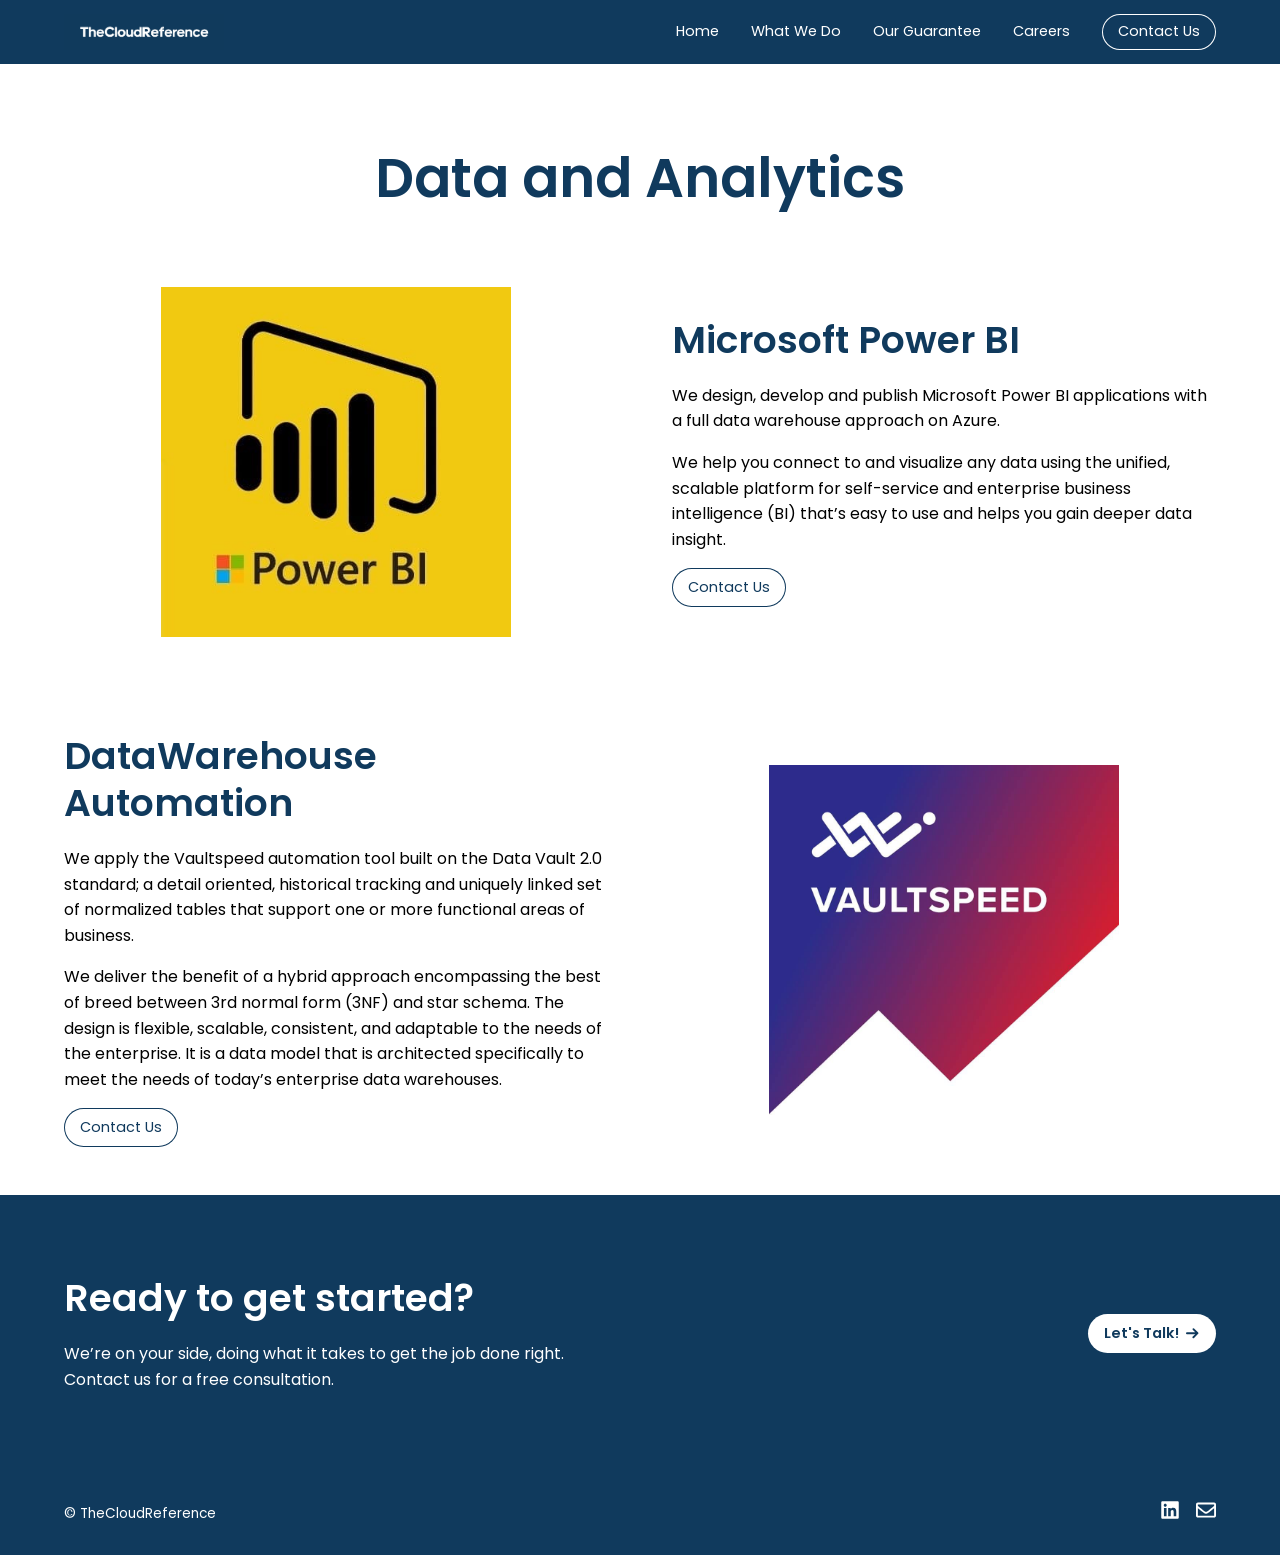
<file: data-and-analytics/index.html>
<!DOCTYPE html>
<html lang="en">
<head>
  <meta charset="utf-8">
  <meta name="viewport" content="width=device-width, initial-scale=1">
  <title>Data and Analytics | TheCloudReference</title>
  <meta name="description" content="Microsoft Power BI and VaultSpeed Data Vault 2.0 data warehouse automation.">
  <link rel="canonical" href="https://www.thecloudreference.com/data-and-analytics">
  <meta property="og:title" content="Data and Analytics | TheCloudReference">
  <meta property="og:description" content="Microsoft Power BI and VaultSpeed Data Vault 2.0 data warehouse automation.">
  <meta property="og:image" content="https://www.thecloudreference.com/assets/img/social-share.png">
  <meta name="twitter:card" content="summary_large_image">
  <link rel="icon" href="/assets/img/favicon.png">
  <link rel="preconnect" href="https://fonts.googleapis.com">
  <link rel="preconnect" href="https://fonts.gstatic.com" crossorigin>
  <link href="https://fonts.googleapis.com/css2?family=Poppins:ital,wght@0,400;0,600;1,400;1,600&display=swap" rel="stylesheet">
  <link rel="stylesheet" href="/assets/style.css">
  <!-- Google Analytics -->
  <script async src="https://www.googletagmanager.com/gtag/js?id=G-6WPR6Y4HBJ"></script>
  <script>window.dataLayer=window.dataLayer||[];function gtag(){dataLayer.push(arguments);}gtag('js',new Date());gtag('config','G-6WPR6Y4HBJ');</script>
</head>
<body>
<header class="site-header">
  <div class="container">
    <a class="logo" href="/"><img src="/assets/img/logo.png" alt="TheCloudReference" width="160" height="37"></a>
    <button class="menu-toggle" aria-label="Menu" aria-expanded="false"><svg aria-hidden="true" viewBox="0 0 24 24" fill="none" stroke="currentColor" stroke-width="2" stroke-linecap="round"><line x1="3" y1="6" x2="21" y2="6"/><line x1="3" y1="12" x2="21" y2="12"/><line x1="3" y1="18" x2="21" y2="18"/></svg></button>
    <nav class="nav">
      <a href="/">Home</a>
      <div class="dropdown">
        <button type="button">What We Do</button>
        <div class="dropdown-menu">
          <a href="/cloud/">Cloud</a>
          <a href="/outsourcing/">Outsourcing</a>
          <a href="/data-and-analytics/">Data &amp; Analytics</a>
        </div>
      </div>
      <a href="/#guarantee">Our Guarantee</a>
      <a href="/careers/">Careers</a>
      <a class="btn btn--light" href="/contact-us/">Contact Us</a>
    </nav>
  </div>
</header>

<main>
<section class="page-title"><div class="container">
  <h1 class="center">Data and Analytics</h1>
  <div class="zigzag-row">
    <div class="zigzag-text"><h2>Microsoft Power BI</h2><p>We design, develop and publish Microsoft Power BI applications with a full data warehouse approach on Azure.</p><p>We help you connect to and visualize any data using the unified, scalable platform for self-service and enterprise business intelligence (BI) that’s easy to use and helps you gain deeper data insight.</p><a class="btn" href="/contact-us/">Contact Us</a></div>
    <div class="zigzag-media"><img src="/assets/img/data-power-bi.jpg" alt="Microsoft Power BI" loading="lazy"></div>
  </div>
  <div class="zigzag-row">
    <div class="zigzag-text"><h2>DataWarehouse Automation</h2><p>We apply the Vaultspeed automation tool built on the Data Vault 2.0 standard; a detail oriented, historical tracking and uniquely linked set of normalized tables that support one or more functional areas of business.</p><p>We deliver the benefit of a hybrid approach encompassing the best of breed between 3rd normal form (3NF) and star schema. The design is flexible, scalable, consistent, and adaptable to the needs of the enterprise. It is a data model that is architected specifically to meet the needs of today’s enterprise data warehouses.</p><a class="btn" href="/contact-us/">Contact Us</a></div>
    <div class="zigzag-media"><img src="/assets/img/data-warehouse.jpg" alt="Data warehouse automation" loading="lazy"></div>
  </div>
</div></section>
<section class="dark cta-band">
  <div class="container">
    <div>
      <h2>Ready to get started?</h2>
      <p>We’re on your side, doing what it takes to get the job done right.<br>Contact us for a free consultation.</p>
    </div>
    <a class="btn btn--solid" href="/contact-us/">Let's Talk! <svg aria-hidden="true" viewBox="0 0 15 12"><path d="M9.6 7H1a1 1 0 1 1 0-2h8.6L7 2.4A1 1 0 0 1 8.4 1l4.3 4.2c.2.3.3.5.3.8 0 .3-.1.5-.3.7L8.4 11A1 1 0 1 1 7 9.5L9.6 7z" fill="currentColor"/></svg></a>
  </div>
</section>
</main>

<footer class="site-footer">
  <div class="container">
    <span>&copy; TheCloudReference</span>
    <div class="social">
      <a href="https://www.linkedin.com/company/thecloudreference/" target="_blank" rel="noopener" aria-label="LinkedIn"><svg aria-hidden="true" viewBox="0 0 448 512"><path d="M416 32H31.9C14.3 32 0 46.5 0 64.3v383.4C0 465.5 14.3 480 31.9 480H416c17.6 0 32-14.5 32-32.3V64.3c0-17.8-14.4-32.3-32-32.3zM135.4 416H69V202.2h66.5V416zm-33.2-243c-21.3 0-38.5-17.3-38.5-38.5S80.9 96 102.2 96c21.2 0 38.5 17.3 38.5 38.5 0 21.3-17.2 38.5-38.5 38.5zm282.1 243h-66.4V312c0-24.8-.5-56.7-34.5-56.7-34.6 0-39.9 27-39.9 54.9V416h-66.4V202.2h63.7v29.2h.9c8.9-16.8 30.6-34.5 62.9-34.5 67.2 0 79.7 44.3 79.7 101.9V416z"/></svg></a>
      <a href="/contact-us/" aria-label="Contact us"><svg aria-hidden="true" viewBox="0 0 512 512"><path d="M464 64H48C21.49 64 0 85.49 0 112v288c0 26.51 21.49 48 48 48h416c26.51 0 48-21.49 48-48V112c0-26.51-21.49-48-48-48zm0 48v40.805c-22.422 18.259-58.168 46.651-134.587 106.49-16.841 13.247-50.201 45.072-73.413 44.701-23.208.375-56.579-31.459-73.413-44.701C106.18 199.465 70.425 171.067 48 152.805V112h416zM48 400V214.398c22.914 18.251 55.409 43.862 104.938 82.646 21.857 17.205 60.134 55.186 103.062 54.955 42.717.231 80.509-37.199 103.053-54.947 49.528-38.783 82.032-64.401 104.947-82.653V400H48z"/></svg></a>
    </div>
  </div>
</footer>
<script src="/assets/site.js"></script>
</body>
</html>
</file>
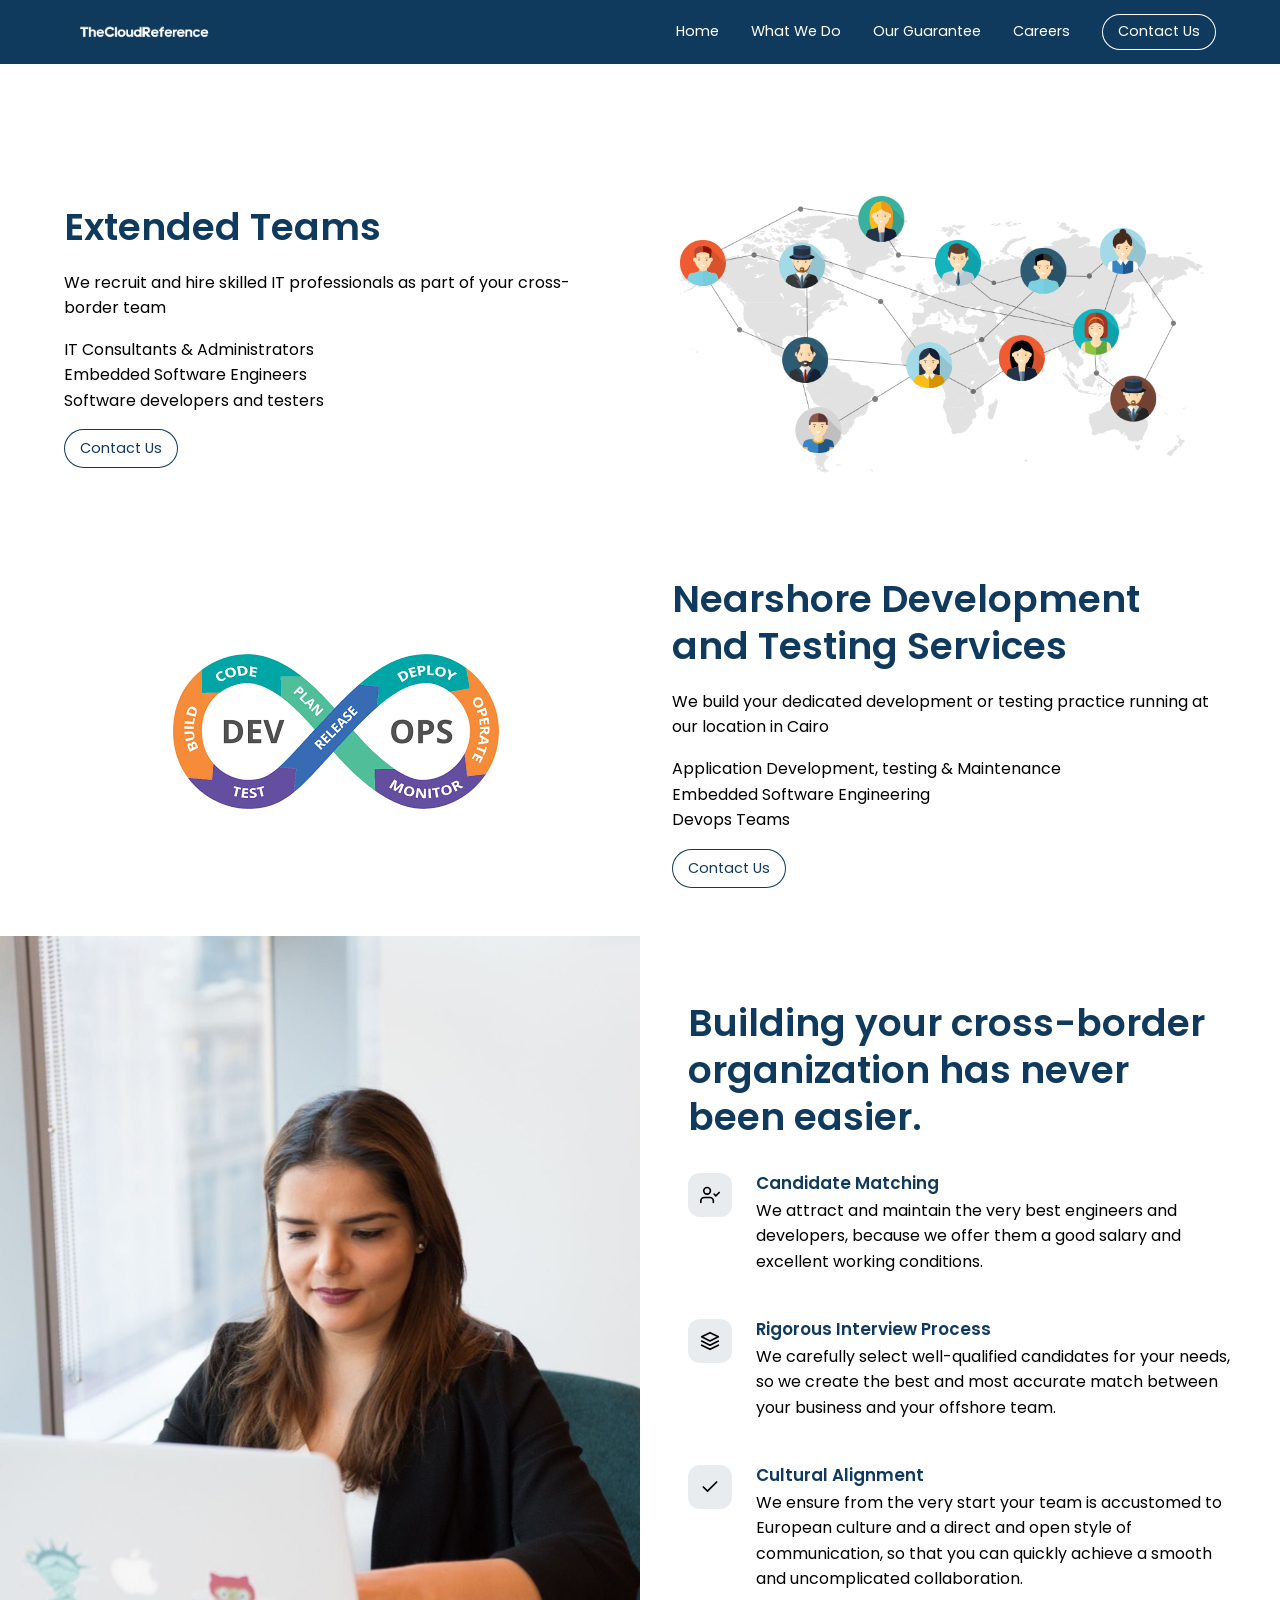
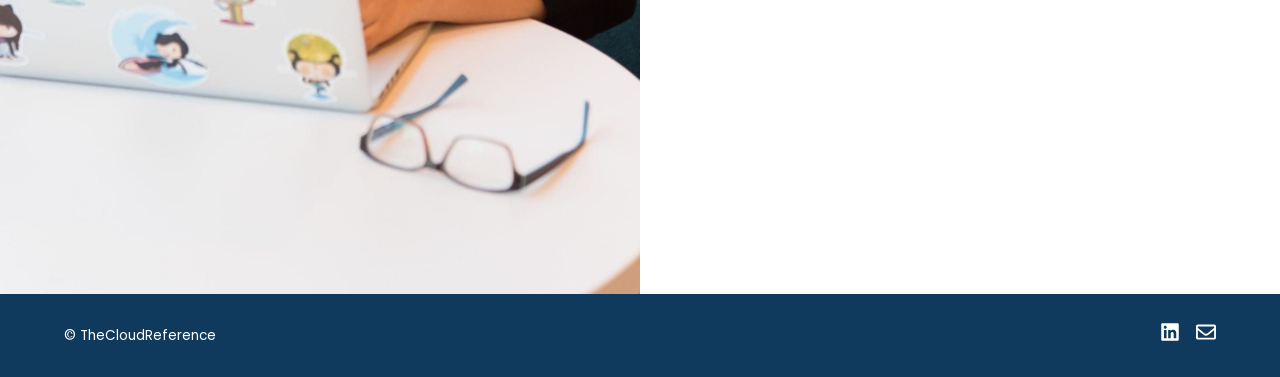
<file: outsourcing/index.html>
<!DOCTYPE html>
<html lang="en">
<head>
  <meta charset="utf-8">
  <meta name="viewport" content="width=device-width, initial-scale=1">
  <title>Outsourcing | TheCloudReference</title>
  <meta name="description" content="Extended teams and nearshore development and testing services.">
  <link rel="canonical" href="https://www.thecloudreference.com/outsourcing">
  <meta property="og:title" content="Outsourcing | TheCloudReference">
  <meta property="og:description" content="Extended teams and nearshore development and testing services.">
  <meta property="og:image" content="https://www.thecloudreference.com/assets/img/social-share.png">
  <meta name="twitter:card" content="summary_large_image">
  <link rel="icon" href="/assets/img/favicon.png">
  <link rel="preconnect" href="https://fonts.googleapis.com">
  <link rel="preconnect" href="https://fonts.gstatic.com" crossorigin>
  <link href="https://fonts.googleapis.com/css2?family=Poppins:ital,wght@0,400;0,600;1,400;1,600&display=swap" rel="stylesheet">
  <link rel="stylesheet" href="/assets/style.css">
  <!-- Google Analytics -->
  <script async src="https://www.googletagmanager.com/gtag/js?id=G-6WPR6Y4HBJ"></script>
  <script>window.dataLayer=window.dataLayer||[];function gtag(){dataLayer.push(arguments);}gtag('js',new Date());gtag('config','G-6WPR6Y4HBJ');</script>
</head>
<body>
<header class="site-header">
  <div class="container">
    <a class="logo" href="/"><img src="/assets/img/logo.png" alt="TheCloudReference" width="160" height="37"></a>
    <button class="menu-toggle" aria-label="Menu" aria-expanded="false"><svg aria-hidden="true" viewBox="0 0 24 24" fill="none" stroke="currentColor" stroke-width="2" stroke-linecap="round"><line x1="3" y1="6" x2="21" y2="6"/><line x1="3" y1="12" x2="21" y2="12"/><line x1="3" y1="18" x2="21" y2="18"/></svg></button>
    <nav class="nav">
      <a href="/">Home</a>
      <div class="dropdown">
        <button type="button">What We Do</button>
        <div class="dropdown-menu">
          <a href="/cloud/">Cloud</a>
          <a href="/outsourcing/">Outsourcing</a>
          <a href="/data-and-analytics/">Data &amp; Analytics</a>
        </div>
      </div>
      <a href="/#guarantee">Our Guarantee</a>
      <a href="/careers/">Careers</a>
      <a class="btn btn--light" href="/contact-us/">Contact Us</a>
    </nav>
  </div>
</header>

<main>
<section class="page-title"><div class="container">
  <div class="zigzag-row">
    <div class="zigzag-text"><h2>Extended Teams</h2><p>We recruit and hire skilled IT professionals as part of your cross-border team</p><p>IT Consultants &amp; Administrators<br>Embedded Software Engineers<br>Software developers and testers</p><a class="btn" href="/contact-us/">Contact Us</a></div>
    <div class="zigzag-media"><img src="/assets/img/outsourcing-extended-teams.png" alt="Distributed agile team illustration" loading="lazy"></div>
  </div>
  <div class="zigzag-row">
    <div class="zigzag-text"><h2>Nearshore Development and Testing Services</h2><p>We build your dedicated development or testing practice running at our location in Cairo</p><p>Application Development, testing &amp; Maintenance<br>Embedded Software Engineering<br>Devops Teams</p><a class="btn" href="/contact-us/">Contact Us</a></div>
    <div class="zigzag-media"><img src="/assets/img/outsourcing-nearshore.png" alt="Nearshore development illustration" loading="lazy"></div>
  </div>
</div></section>

<section class="dark" style="padding:0">
  <div class="benefits">
    <div class="benefits-media"><img src="/assets/img/outsourcing-team.jpg" alt="Team collaborating" loading="lazy"></div>
    <div class="benefits-text">
      <h2>Building your cross-border organization has never been easier.</h2>
      <div class="feature-list">
        <div class="feature-item"><div class="icon-square"><svg aria-hidden="true" xmlns="http://www.w3.org/2000/svg" viewBox="0 0 24 24" fill="none" stroke="currentColor" stroke-width="2" stroke-linecap="round" stroke-linejoin="round"><path d="M16 21v-2a4 4 0 0 0-4-4H5a4 4 0 0 0-4 4v2"></path><circle cx="8.5" cy="7" r="4"></circle><polyline points="17 11 19 13 23 9"></polyline></svg></div><div><h3>Candidate Matching</h3><p>We attract and maintain the very best engineers and developers, because we offer them a good salary and excellent working conditions.</p></div></div>
        <div class="feature-item"><div class="icon-square"><svg aria-hidden="true" xmlns="http://www.w3.org/2000/svg" viewBox="0 0 24 24" fill="none" stroke="currentColor" stroke-width="2" stroke-linecap="round" stroke-linejoin="round"><polygon points="12 2 2 7 12 12 22 7 12 2"></polygon><polyline points="2 17 12 22 22 17"></polyline><polyline points="2 12 12 17 22 12"></polyline></svg></div><div><h3>Rigorous Interview Process</h3><p>We carefully select well-qualified candidates for your needs, so we create the best and most accurate match between your business and your offshore team.</p></div></div>
        <div class="feature-item"><div class="icon-square"><svg aria-hidden="true" xmlns="http://www.w3.org/2000/svg" viewBox="0 0 24 24" fill="none" stroke="currentColor" stroke-width="2" stroke-linecap="round" stroke-linejoin="round"><polyline points="20 6 9 17 4 12"></polyline></svg></div><div><h3>Cultural Alignment</h3><p>We ensure from the very start your team is accustomed to European culture and a direct and open style of communication, so that you can quickly achieve a smooth and uncomplicated collaboration.</p></div></div>
      </div>
    </div>
  </div>
</section>
</main>

<footer class="site-footer">
  <div class="container">
    <span>&copy; TheCloudReference</span>
    <div class="social">
      <a href="https://www.linkedin.com/company/thecloudreference/" target="_blank" rel="noopener" aria-label="LinkedIn"><svg aria-hidden="true" viewBox="0 0 448 512"><path d="M416 32H31.9C14.3 32 0 46.5 0 64.3v383.4C0 465.5 14.3 480 31.9 480H416c17.6 0 32-14.5 32-32.3V64.3c0-17.8-14.4-32.3-32-32.3zM135.4 416H69V202.2h66.5V416zm-33.2-243c-21.3 0-38.5-17.3-38.5-38.5S80.9 96 102.2 96c21.2 0 38.5 17.3 38.5 38.5 0 21.3-17.2 38.5-38.5 38.5zm282.1 243h-66.4V312c0-24.8-.5-56.7-34.5-56.7-34.6 0-39.9 27-39.9 54.9V416h-66.4V202.2h63.7v29.2h.9c8.9-16.8 30.6-34.5 62.9-34.5 67.2 0 79.7 44.3 79.7 101.9V416z"/></svg></a>
      <a href="/contact-us/" aria-label="Contact us"><svg aria-hidden="true" viewBox="0 0 512 512"><path d="M464 64H48C21.49 64 0 85.49 0 112v288c0 26.51 21.49 48 48 48h416c26.51 0 48-21.49 48-48V112c0-26.51-21.49-48-48-48zm0 48v40.805c-22.422 18.259-58.168 46.651-134.587 106.49-16.841 13.247-50.201 45.072-73.413 44.701-23.208.375-56.579-31.459-73.413-44.701C106.18 199.465 70.425 171.067 48 152.805V112h416zM48 400V214.398c22.914 18.251 55.409 43.862 104.938 82.646 21.857 17.205 60.134 55.186 103.062 54.955 42.717.231 80.509-37.199 103.053-54.947 49.528-38.783 82.032-64.401 104.947-82.653V400H48z"/></svg></a>
    </div>
  </div>
</footer>
<script src="/assets/site.js"></script>
</body>
</html>
</file>
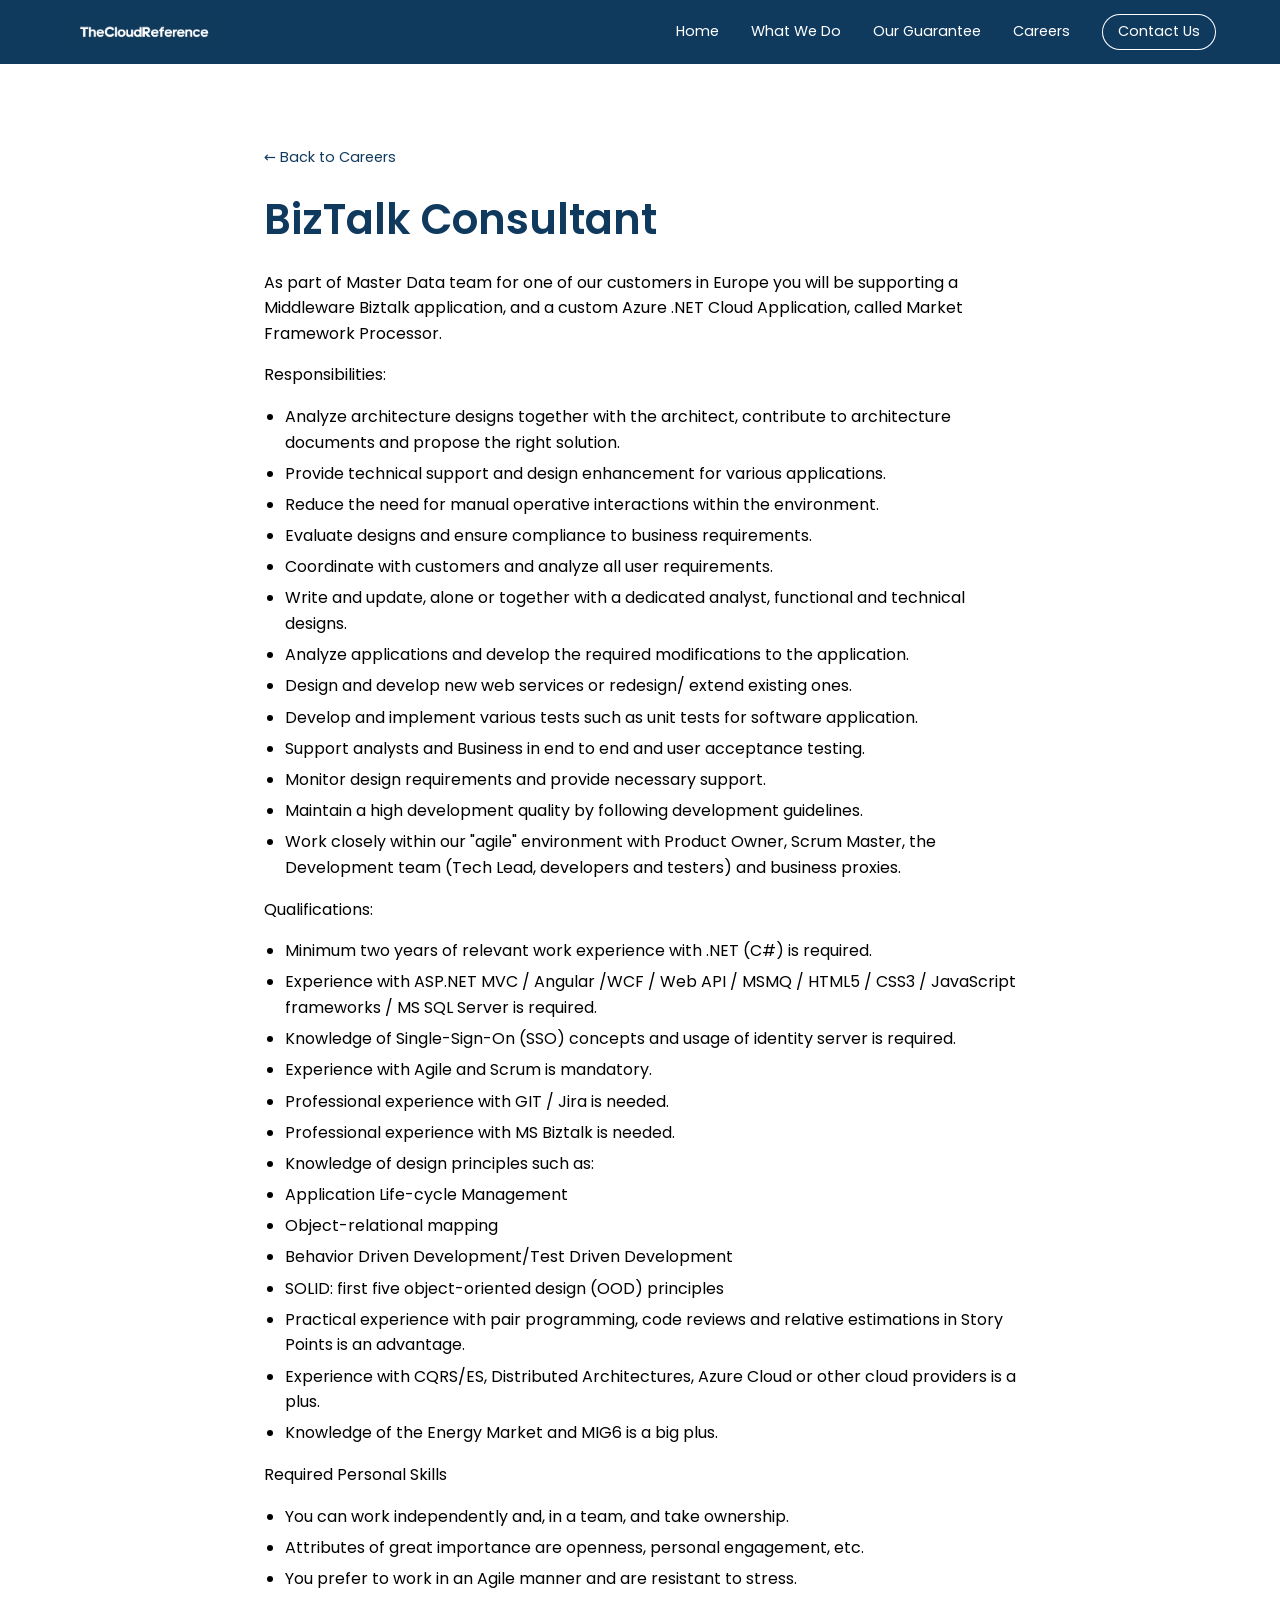
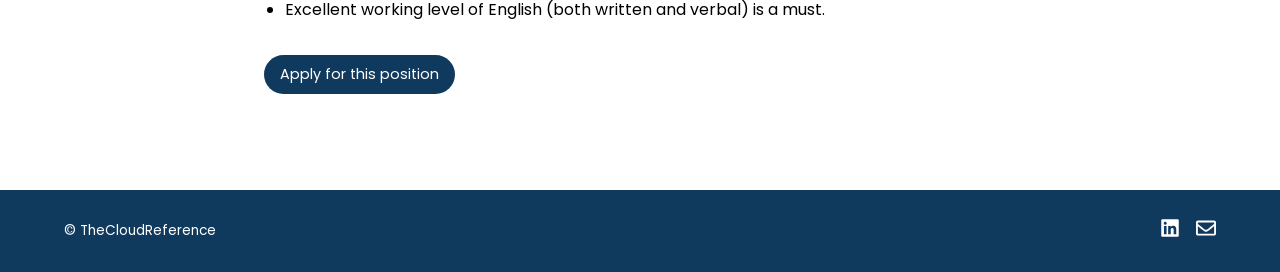
<file: careers/biztalk-consultant/index.html>
<!DOCTYPE html>
<html lang="en">
<head>
  <meta charset="utf-8">
  <meta name="viewport" content="width=device-width, initial-scale=1">
  <title>BizTalk Consultant | Careers@TheCloudReference</title>
  <meta name="description" content="As part of Master Data team for one of our customers in Europe you will be supporting a Middleware Biztalk application, and a custom Azure .NET Cloud Appli">
  <link rel="canonical" href="https://www.thecloudreference.com/careers/biztalk-consultant">
  <meta property="og:title" content="BizTalk Consultant | Careers@TheCloudReference">
  <meta property="og:description" content="As part of Master Data team for one of our customers in Europe you will be supporting a Middleware Biztalk application, and a custom Azure .NET Cloud Appli">
  <meta property="og:image" content="https://www.thecloudreference.com/assets/img/social-share.png">
  <meta name="twitter:card" content="summary_large_image">
  <link rel="icon" href="/assets/img/favicon.png">
  <link rel="preconnect" href="https://fonts.googleapis.com">
  <link rel="preconnect" href="https://fonts.gstatic.com" crossorigin>
  <link href="https://fonts.googleapis.com/css2?family=Poppins:ital,wght@0,400;0,600;1,400;1,600&display=swap" rel="stylesheet">
  <link rel="stylesheet" href="/assets/style.css">
  <!-- Google Analytics -->
  <script async src="https://www.googletagmanager.com/gtag/js?id=G-6WPR6Y4HBJ"></script>
  <script>window.dataLayer=window.dataLayer||[];function gtag(){dataLayer.push(arguments);}gtag('js',new Date());gtag('config','G-6WPR6Y4HBJ');</script>
</head>
<body>
<header class="site-header">
  <div class="container">
    <a class="logo" href="/"><img src="/assets/img/logo.png" alt="TheCloudReference" width="160" height="37"></a>
    <button class="menu-toggle" aria-label="Menu" aria-expanded="false"><svg aria-hidden="true" viewBox="0 0 24 24" fill="none" stroke="currentColor" stroke-width="2" stroke-linecap="round"><line x1="3" y1="6" x2="21" y2="6"/><line x1="3" y1="12" x2="21" y2="12"/><line x1="3" y1="18" x2="21" y2="18"/></svg></button>
    <nav class="nav">
      <a href="/">Home</a>
      <div class="dropdown">
        <button type="button">What We Do</button>
        <div class="dropdown-menu">
          <a href="/cloud/">Cloud</a>
          <a href="/outsourcing/">Outsourcing</a>
          <a href="/data-and-analytics/">Data &amp; Analytics</a>
        </div>
      </div>
      <a href="/#guarantee">Our Guarantee</a>
      <a href="/careers/">Careers</a>
      <a class="btn btn--light" href="/contact-us/">Contact Us</a>
    </nav>
  </div>
</header>

<main>
<section>
  <div class="container article">
    <a class="back-link" href="/careers/">&larr; Back to Careers</a>
    <h1>BizTalk Consultant</h1>
    <p>As part of Master Data team for one of our customers in Europe you will be supporting a Middleware Biztalk application, and a custom Azure .NET Cloud Application, called Market Framework Processor.</p><p>Responsibilities:</p><ul><li>Analyze architecture designs together with the architect, contribute to architecture documents and propose the right solution.</li><li>Provide technical support and design enhancement for various applications.</li><li>Reduce the need for manual operative interactions within the environment.</li><li>Evaluate designs and ensure compliance to business requirements.</li><li>Coordinate with customers and analyze all user requirements.</li><li>Write and update, alone or together with a dedicated analyst, functional and technical designs.</li><li>Analyze applications and develop the required modifications to the application.</li><li>Design and develop new web services or redesign/ extend existing ones.</li><li>Develop and implement various tests such as unit tests for software application.</li><li>Support analysts and Business in end to end and user acceptance testing.</li><li>Monitor design requirements and provide necessary support.</li><li>Maintain a high development quality by following development guidelines.</li><li>Work closely within our &#34;agile&#34; environment with Product Owner, Scrum Master, the Development team (Tech Lead, developers and testers) and business proxies.</li></ul><p>Qualifications:</p><ul><li>Minimum two years of relevant work experience with .NET (C#) is required.</li><li>Experience with ASP.NET MVC / Angular /WCF / Web API / MSMQ / HTML5 / CSS3 / JavaScript frameworks / MS SQL Server is required.</li><li>Knowledge of Single-Sign-On (SSO) concepts and usage of identity server is required.</li><li>Experience with Agile and Scrum is mandatory.</li><li>Professional experience with GIT / Jira is needed.</li><li>Professional experience with MS Biztalk is needed.</li><li>Knowledge of design principles such as:</li><li>Application Life-cycle Management</li><li>Object-relational mapping</li><li>Behavior Driven Development/Test Driven Development</li><li>SOLID: first five object-oriented design (OOD) principles</li><li>Practical experience with pair programming, code reviews and relative estimations in Story Points is an advantage.</li><li>Experience with CQRS/ES, Distributed Architectures, Azure Cloud or other cloud providers is a plus.</li><li>Knowledge of the Energy Market and MIG6 is a big plus.</li></ul><p>Required Personal Skills</p><ul><li>You can work independently and, in a team, and take ownership.</li><li>Attributes of great importance are openness, personal engagement, etc.</li><li>You prefer to work in an Agile manner and are resistant to stress.</li><li>Excellent working level of English (both written and verbal) is a must.</li></ul>
    <p style="margin-top:32px"><a class="btn btn--primary" href="/apply/?position=biztalk-consultant">Apply for this position</a></p>
  </div>
</section>
</main>

<footer class="site-footer">
  <div class="container">
    <span>&copy; TheCloudReference</span>
    <div class="social">
      <a href="https://www.linkedin.com/company/thecloudreference/" target="_blank" rel="noopener" aria-label="LinkedIn"><svg aria-hidden="true" viewBox="0 0 448 512"><path d="M416 32H31.9C14.3 32 0 46.5 0 64.3v383.4C0 465.5 14.3 480 31.9 480H416c17.6 0 32-14.5 32-32.3V64.3c0-17.8-14.4-32.3-32-32.3zM135.4 416H69V202.2h66.5V416zm-33.2-243c-21.3 0-38.5-17.3-38.5-38.5S80.9 96 102.2 96c21.2 0 38.5 17.3 38.5 38.5 0 21.3-17.2 38.5-38.5 38.5zm282.1 243h-66.4V312c0-24.8-.5-56.7-34.5-56.7-34.6 0-39.9 27-39.9 54.9V416h-66.4V202.2h63.7v29.2h.9c8.9-16.8 30.6-34.5 62.9-34.5 67.2 0 79.7 44.3 79.7 101.9V416z"/></svg></a>
      <a href="/contact-us/" aria-label="Contact us"><svg aria-hidden="true" viewBox="0 0 512 512"><path d="M464 64H48C21.49 64 0 85.49 0 112v288c0 26.51 21.49 48 48 48h416c26.51 0 48-21.49 48-48V112c0-26.51-21.49-48-48-48zm0 48v40.805c-22.422 18.259-58.168 46.651-134.587 106.49-16.841 13.247-50.201 45.072-73.413 44.701-23.208.375-56.579-31.459-73.413-44.701C106.18 199.465 70.425 171.067 48 152.805V112h416zM48 400V214.398c22.914 18.251 55.409 43.862 104.938 82.646 21.857 17.205 60.134 55.186 103.062 54.955 42.717.231 80.509-37.199 103.053-54.947 49.528-38.783 82.032-64.401 104.947-82.653V400H48z"/></svg></a>
    </div>
  </div>
</footer>
<script src="/assets/site.js"></script>
</body>
</html>
</file>
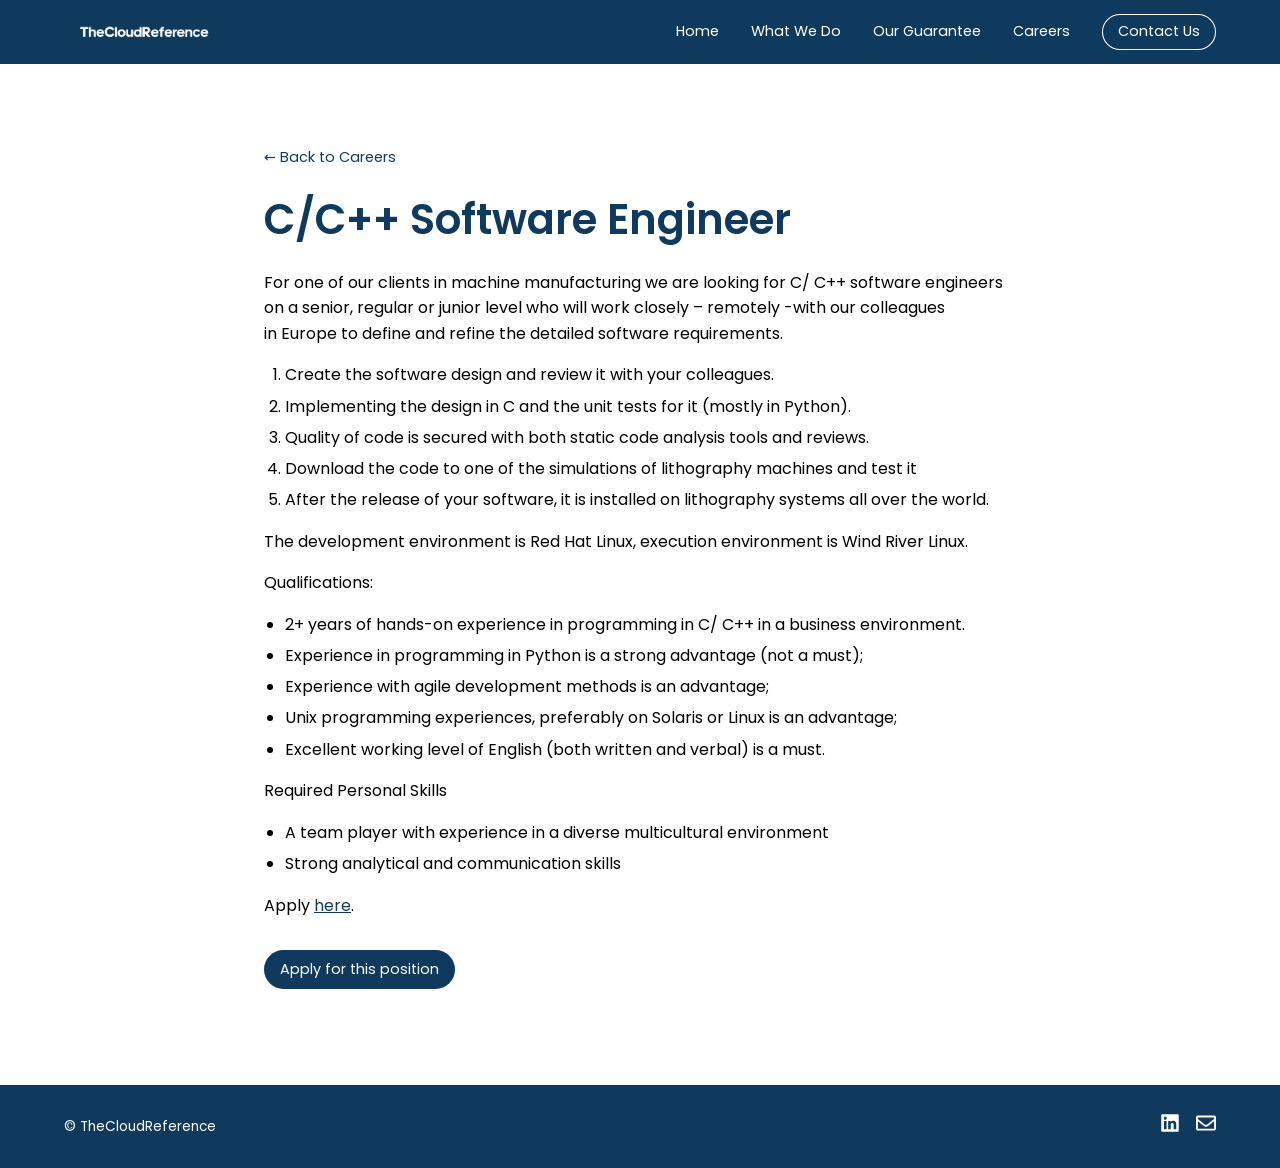
<file: careers/c-c-software-engineer/index.html>
<!DOCTYPE html>
<html lang="en">
<head>
  <meta charset="utf-8">
  <meta name="viewport" content="width=device-width, initial-scale=1">
  <title>C/C++ Software Engineer | Careers@TheCloudReference</title>
  <meta name="description" content="For one of our clients in machine manufacturing we are looking for C/ C++ software engineers on a senior, regular or junior level who will work closely – r">
  <link rel="canonical" href="https://www.thecloudreference.com/careers/c-c-software-engineer">
  <meta property="og:title" content="C/C++ Software Engineer | Careers@TheCloudReference">
  <meta property="og:description" content="For one of our clients in machine manufacturing we are looking for C/ C++ software engineers on a senior, regular or junior level who will work closely – r">
  <meta property="og:image" content="https://www.thecloudreference.com/assets/img/social-share.png">
  <meta name="twitter:card" content="summary_large_image">
  <link rel="icon" href="/assets/img/favicon.png">
  <link rel="preconnect" href="https://fonts.googleapis.com">
  <link rel="preconnect" href="https://fonts.gstatic.com" crossorigin>
  <link href="https://fonts.googleapis.com/css2?family=Poppins:ital,wght@0,400;0,600;1,400;1,600&display=swap" rel="stylesheet">
  <link rel="stylesheet" href="/assets/style.css">
  <!-- Google Analytics -->
  <script async src="https://www.googletagmanager.com/gtag/js?id=G-6WPR6Y4HBJ"></script>
  <script>window.dataLayer=window.dataLayer||[];function gtag(){dataLayer.push(arguments);}gtag('js',new Date());gtag('config','G-6WPR6Y4HBJ');</script>
</head>
<body>
<header class="site-header">
  <div class="container">
    <a class="logo" href="/"><img src="/assets/img/logo.png" alt="TheCloudReference" width="160" height="37"></a>
    <button class="menu-toggle" aria-label="Menu" aria-expanded="false"><svg aria-hidden="true" viewBox="0 0 24 24" fill="none" stroke="currentColor" stroke-width="2" stroke-linecap="round"><line x1="3" y1="6" x2="21" y2="6"/><line x1="3" y1="12" x2="21" y2="12"/><line x1="3" y1="18" x2="21" y2="18"/></svg></button>
    <nav class="nav">
      <a href="/">Home</a>
      <div class="dropdown">
        <button type="button">What We Do</button>
        <div class="dropdown-menu">
          <a href="/cloud/">Cloud</a>
          <a href="/outsourcing/">Outsourcing</a>
          <a href="/data-and-analytics/">Data &amp; Analytics</a>
        </div>
      </div>
      <a href="/#guarantee">Our Guarantee</a>
      <a href="/careers/">Careers</a>
      <a class="btn btn--light" href="/contact-us/">Contact Us</a>
    </nav>
  </div>
</header>

<main>
<section>
  <div class="container article">
    <a class="back-link" href="/careers/">&larr; Back to Careers</a>
    <h1>C/C++ Software Engineer</h1>
    <p>For one of our clients in machine manufacturing we are looking for C/ C++ software engineers on a senior, regular or junior level who will work closely – remotely -with our colleagues in Europe to define and refine the detailed software requirements.</p><ol><li>Create the software design and review it with your colleagues.</li><li>Implementing the design in C and the unit tests for it (mostly in Python).</li><li>Quality of code is secured with both static code analysis tools and reviews.</li><li>Download the code to one of the simulations of lithography machines and test it</li><li>After the release of your software, it is installed on lithography systems all over the world.</li></ol><p>The development environment is Red Hat Linux, execution environment is Wind River Linux. </p><p>Qualifications:</p><ul><li>2+ years of hands-on experience in programming in C/ C++ in a business environment.</li><li>Experience in programming in Python is a strong advantage (not a must);</li><li>Experience with agile development methods is an advantage;</li><li>Unix programming experiences, preferably on Solaris or Linux is an advantage;</li><li>Excellent working level of English (both written and verbal) is a must.</li></ul><p>Required Personal Skills</p><ul><li>A team player with experience in a diverse multicultural environment</li><li>Strong analytical and communication skills</li></ul><p>Apply <a href="https://www.thecloudreference.com/apply">here</a>.

</p>
    <p style="margin-top:32px"><a class="btn btn--primary" href="/apply/?position=c-c-software-engineer">Apply for this position</a></p>
  </div>
</section>
</main>

<footer class="site-footer">
  <div class="container">
    <span>&copy; TheCloudReference</span>
    <div class="social">
      <a href="https://www.linkedin.com/company/thecloudreference/" target="_blank" rel="noopener" aria-label="LinkedIn"><svg aria-hidden="true" viewBox="0 0 448 512"><path d="M416 32H31.9C14.3 32 0 46.5 0 64.3v383.4C0 465.5 14.3 480 31.9 480H416c17.6 0 32-14.5 32-32.3V64.3c0-17.8-14.4-32.3-32-32.3zM135.4 416H69V202.2h66.5V416zm-33.2-243c-21.3 0-38.5-17.3-38.5-38.5S80.9 96 102.2 96c21.2 0 38.5 17.3 38.5 38.5 0 21.3-17.2 38.5-38.5 38.5zm282.1 243h-66.4V312c0-24.8-.5-56.7-34.5-56.7-34.6 0-39.9 27-39.9 54.9V416h-66.4V202.2h63.7v29.2h.9c8.9-16.8 30.6-34.5 62.9-34.5 67.2 0 79.7 44.3 79.7 101.9V416z"/></svg></a>
      <a href="/contact-us/" aria-label="Contact us"><svg aria-hidden="true" viewBox="0 0 512 512"><path d="M464 64H48C21.49 64 0 85.49 0 112v288c0 26.51 21.49 48 48 48h416c26.51 0 48-21.49 48-48V112c0-26.51-21.49-48-48-48zm0 48v40.805c-22.422 18.259-58.168 46.651-134.587 106.49-16.841 13.247-50.201 45.072-73.413 44.701-23.208.375-56.579-31.459-73.413-44.701C106.18 199.465 70.425 171.067 48 152.805V112h416zM48 400V214.398c22.914 18.251 55.409 43.862 104.938 82.646 21.857 17.205 60.134 55.186 103.062 54.955 42.717.231 80.509-37.199 103.053-54.947 49.528-38.783 82.032-64.401 104.947-82.653V400H48z"/></svg></a>
    </div>
  </div>
</footer>
<script src="/assets/site.js"></script>
</body>
</html>
</file>
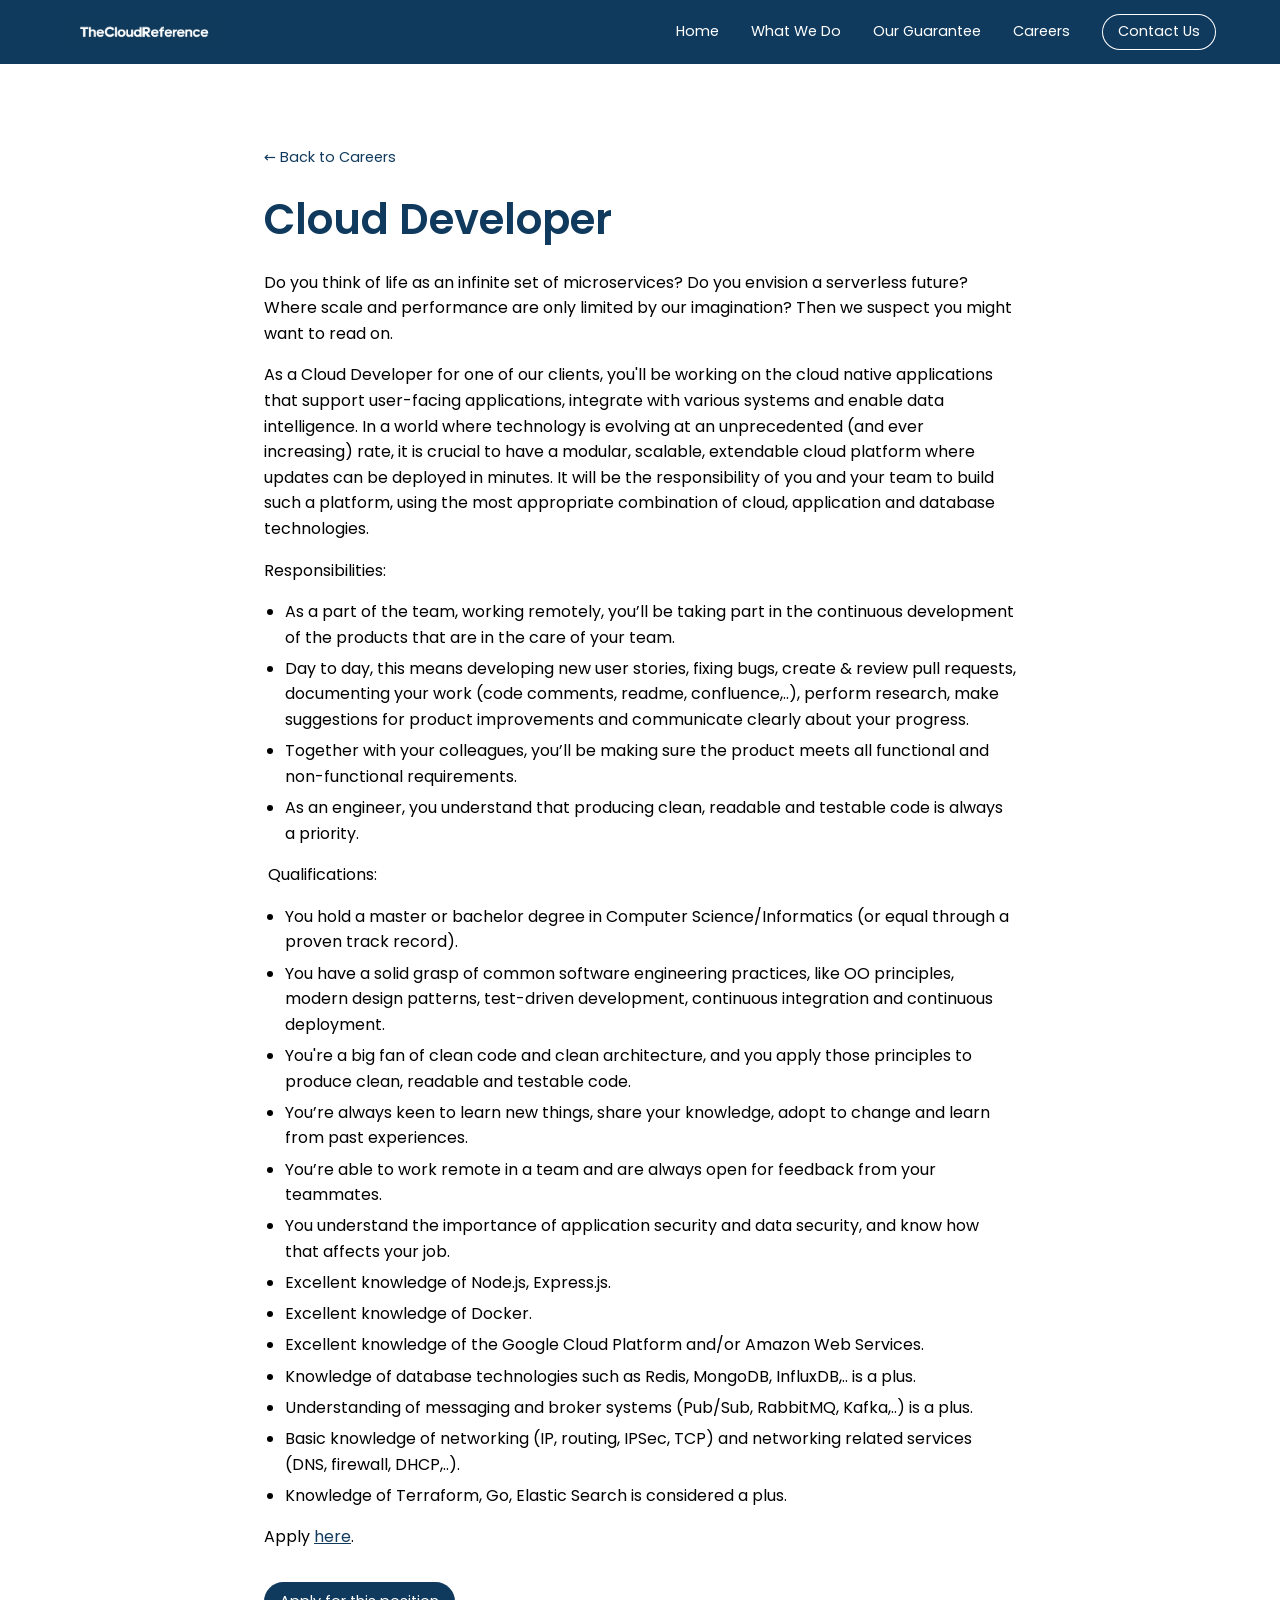
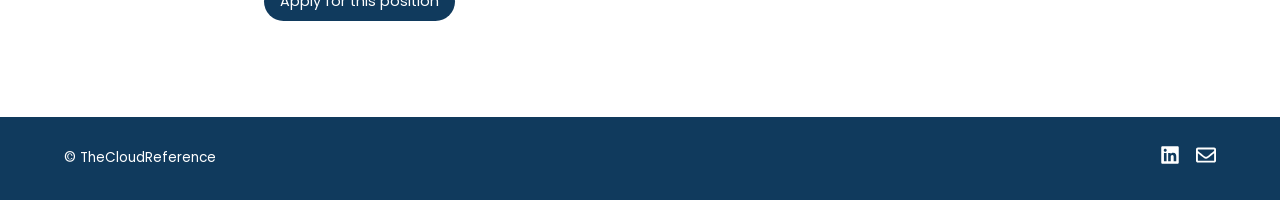
<file: careers/cloud-developer/index.html>
<!DOCTYPE html>
<html lang="en">
<head>
  <meta charset="utf-8">
  <meta name="viewport" content="width=device-width, initial-scale=1">
  <title>Cloud Developer | Careers@TheCloudReference</title>
  <meta name="description" content="Do you think of life as an infinite set of microservices? Do you envision a serverless future? Where scale and performance are only limited by our imaginat">
  <link rel="canonical" href="https://www.thecloudreference.com/careers/cloud-developer">
  <meta property="og:title" content="Cloud Developer | Careers@TheCloudReference">
  <meta property="og:description" content="Do you think of life as an infinite set of microservices? Do you envision a serverless future? Where scale and performance are only limited by our imaginat">
  <meta property="og:image" content="https://www.thecloudreference.com/assets/img/social-share.png">
  <meta name="twitter:card" content="summary_large_image">
  <link rel="icon" href="/assets/img/favicon.png">
  <link rel="preconnect" href="https://fonts.googleapis.com">
  <link rel="preconnect" href="https://fonts.gstatic.com" crossorigin>
  <link href="https://fonts.googleapis.com/css2?family=Poppins:ital,wght@0,400;0,600;1,400;1,600&display=swap" rel="stylesheet">
  <link rel="stylesheet" href="/assets/style.css">
  <!-- Google Analytics -->
  <script async src="https://www.googletagmanager.com/gtag/js?id=G-6WPR6Y4HBJ"></script>
  <script>window.dataLayer=window.dataLayer||[];function gtag(){dataLayer.push(arguments);}gtag('js',new Date());gtag('config','G-6WPR6Y4HBJ');</script>
</head>
<body>
<header class="site-header">
  <div class="container">
    <a class="logo" href="/"><img src="/assets/img/logo.png" alt="TheCloudReference" width="160" height="37"></a>
    <button class="menu-toggle" aria-label="Menu" aria-expanded="false"><svg aria-hidden="true" viewBox="0 0 24 24" fill="none" stroke="currentColor" stroke-width="2" stroke-linecap="round"><line x1="3" y1="6" x2="21" y2="6"/><line x1="3" y1="12" x2="21" y2="12"/><line x1="3" y1="18" x2="21" y2="18"/></svg></button>
    <nav class="nav">
      <a href="/">Home</a>
      <div class="dropdown">
        <button type="button">What We Do</button>
        <div class="dropdown-menu">
          <a href="/cloud/">Cloud</a>
          <a href="/outsourcing/">Outsourcing</a>
          <a href="/data-and-analytics/">Data &amp; Analytics</a>
        </div>
      </div>
      <a href="/#guarantee">Our Guarantee</a>
      <a href="/careers/">Careers</a>
      <a class="btn btn--light" href="/contact-us/">Contact Us</a>
    </nav>
  </div>
</header>

<main>
<section>
  <div class="container article">
    <a class="back-link" href="/careers/">&larr; Back to Careers</a>
    <h1>Cloud Developer</h1>
    <p>Do you think of life as an infinite set of microservices? Do you envision a serverless future? Where scale and performance are only limited by our imagination? Then we suspect you might want to read on.</p><p>As a Cloud Developer for one of our clients, you&#39;ll be working on the cloud native applications that support user-facing applications, integrate with various systems and enable data intelligence. In a world where technology is evolving at an unprecedented (and ever increasing) rate, it is crucial to have a modular, scalable, extendable cloud platform where updates can be deployed in minutes. It will be the responsibility of you and your team to build such a platform, using the most appropriate combination of cloud, application and database technologies.</p><p>Responsibilities:</p><ul><li>As a part of the team, working remotely, you’ll be taking part in the continuous development of the products that are in the care of your team.</li><li>Day to day, this means developing new user stories, fixing bugs, create &amp; review pull requests, documenting your work (code comments, readme, confluence,..), perform research, make suggestions for product improvements and communicate clearly about your progress.</li><li>Together with your colleagues, you’ll be making sure the product meets all functional and non-functional requirements.</li><li>As an engineer, you understand that producing clean, readable and testable code is always a priority.</li></ul><p> Qualifications: </p><ul><li>You hold a master or bachelor degree in Computer Science/Informatics (or equal through a proven track record).</li><li>You have a solid grasp of common software engineering practices, like OO principles, modern design patterns, test-driven development, continuous integration and continuous deployment.</li><li>You&#39;re a big fan of clean code and clean architecture, and you apply those principles to produce clean, readable and testable code.</li><li>You’re always keen to learn new things, share your knowledge, adopt to change and learn from past experiences.</li><li>You’re able to work remote in a team and are always open for feedback from your teammates.</li><li>You understand the importance of application security and data security, and know how that affects your job. </li><li>Excellent knowledge of Node.js, Express.js.</li><li>Excellent knowledge of Docker.</li><li>Excellent knowledge of the Google Cloud Platform and/or Amazon Web Services.</li><li>Knowledge of database technologies such as Redis, MongoDB, InfluxDB,.. is a plus.</li><li>Understanding of messaging and broker systems (Pub/Sub, RabbitMQ, Kafka,..) is a plus.</li><li>Basic knowledge of networking (IP, routing, IPSec, TCP) and networking related services (DNS, firewall, DHCP,..).</li><li>Knowledge of Terraform, Go, Elastic Search is considered a plus. </li></ul><p>Apply <a href="https://www.thecloudreference.com/apply">here</a>.</p>
    <p style="margin-top:32px"><a class="btn btn--primary" href="/apply/?position=cloud-developer">Apply for this position</a></p>
  </div>
</section>
</main>

<footer class="site-footer">
  <div class="container">
    <span>&copy; TheCloudReference</span>
    <div class="social">
      <a href="https://www.linkedin.com/company/thecloudreference/" target="_blank" rel="noopener" aria-label="LinkedIn"><svg aria-hidden="true" viewBox="0 0 448 512"><path d="M416 32H31.9C14.3 32 0 46.5 0 64.3v383.4C0 465.5 14.3 480 31.9 480H416c17.6 0 32-14.5 32-32.3V64.3c0-17.8-14.4-32.3-32-32.3zM135.4 416H69V202.2h66.5V416zm-33.2-243c-21.3 0-38.5-17.3-38.5-38.5S80.9 96 102.2 96c21.2 0 38.5 17.3 38.5 38.5 0 21.3-17.2 38.5-38.5 38.5zm282.1 243h-66.4V312c0-24.8-.5-56.7-34.5-56.7-34.6 0-39.9 27-39.9 54.9V416h-66.4V202.2h63.7v29.2h.9c8.9-16.8 30.6-34.5 62.9-34.5 67.2 0 79.7 44.3 79.7 101.9V416z"/></svg></a>
      <a href="/contact-us/" aria-label="Contact us"><svg aria-hidden="true" viewBox="0 0 512 512"><path d="M464 64H48C21.49 64 0 85.49 0 112v288c0 26.51 21.49 48 48 48h416c26.51 0 48-21.49 48-48V112c0-26.51-21.49-48-48-48zm0 48v40.805c-22.422 18.259-58.168 46.651-134.587 106.49-16.841 13.247-50.201 45.072-73.413 44.701-23.208.375-56.579-31.459-73.413-44.701C106.18 199.465 70.425 171.067 48 152.805V112h416zM48 400V214.398c22.914 18.251 55.409 43.862 104.938 82.646 21.857 17.205 60.134 55.186 103.062 54.955 42.717.231 80.509-37.199 103.053-54.947 49.528-38.783 82.032-64.401 104.947-82.653V400H48z"/></svg></a>
    </div>
  </div>
</footer>
<script src="/assets/site.js"></script>
</body>
</html>
</file>
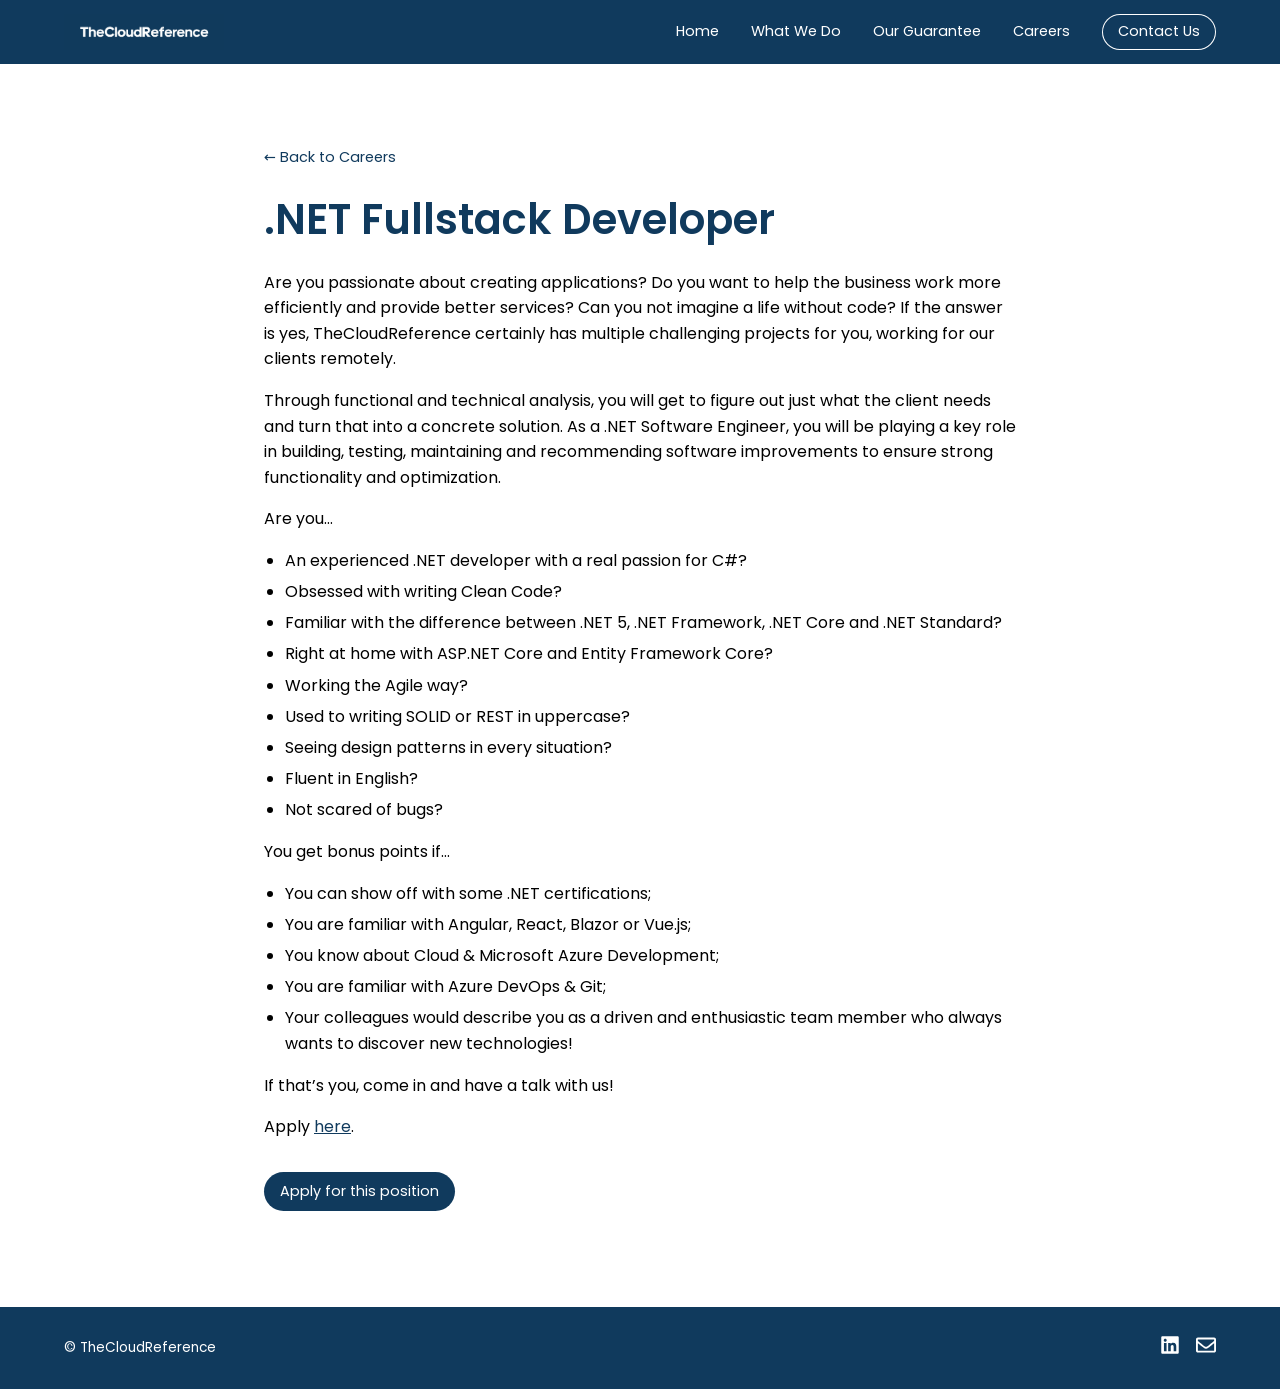
<file: careers/net-fullstack-developer/index.html>
<!DOCTYPE html>
<html lang="en">
<head>
  <meta charset="utf-8">
  <meta name="viewport" content="width=device-width, initial-scale=1">
  <title>.NET Fullstack Developer | Careers@TheCloudReference</title>
  <meta name="description" content="Are you passionate about creating applications? Do you want to help the business work more efficiently and provide better services? Can you not imagine a l">
  <link rel="canonical" href="https://www.thecloudreference.com/careers/net-fullstack-developer">
  <meta property="og:title" content=".NET Fullstack Developer | Careers@TheCloudReference">
  <meta property="og:description" content="Are you passionate about creating applications? Do you want to help the business work more efficiently and provide better services? Can you not imagine a l">
  <meta property="og:image" content="https://www.thecloudreference.com/assets/img/social-share.png">
  <meta name="twitter:card" content="summary_large_image">
  <link rel="icon" href="/assets/img/favicon.png">
  <link rel="preconnect" href="https://fonts.googleapis.com">
  <link rel="preconnect" href="https://fonts.gstatic.com" crossorigin>
  <link href="https://fonts.googleapis.com/css2?family=Poppins:ital,wght@0,400;0,600;1,400;1,600&display=swap" rel="stylesheet">
  <link rel="stylesheet" href="/assets/style.css">
  <!-- Google Analytics -->
  <script async src="https://www.googletagmanager.com/gtag/js?id=G-6WPR6Y4HBJ"></script>
  <script>window.dataLayer=window.dataLayer||[];function gtag(){dataLayer.push(arguments);}gtag('js',new Date());gtag('config','G-6WPR6Y4HBJ');</script>
</head>
<body>
<header class="site-header">
  <div class="container">
    <a class="logo" href="/"><img src="/assets/img/logo.png" alt="TheCloudReference" width="160" height="37"></a>
    <button class="menu-toggle" aria-label="Menu" aria-expanded="false"><svg aria-hidden="true" viewBox="0 0 24 24" fill="none" stroke="currentColor" stroke-width="2" stroke-linecap="round"><line x1="3" y1="6" x2="21" y2="6"/><line x1="3" y1="12" x2="21" y2="12"/><line x1="3" y1="18" x2="21" y2="18"/></svg></button>
    <nav class="nav">
      <a href="/">Home</a>
      <div class="dropdown">
        <button type="button">What We Do</button>
        <div class="dropdown-menu">
          <a href="/cloud/">Cloud</a>
          <a href="/outsourcing/">Outsourcing</a>
          <a href="/data-and-analytics/">Data &amp; Analytics</a>
        </div>
      </div>
      <a href="/#guarantee">Our Guarantee</a>
      <a href="/careers/">Careers</a>
      <a class="btn btn--light" href="/contact-us/">Contact Us</a>
    </nav>
  </div>
</header>

<main>
<section>
  <div class="container article">
    <a class="back-link" href="/careers/">&larr; Back to Careers</a>
    <h1>.NET Fullstack Developer</h1>
    <p>Are you passionate about creating applications? Do you want to help the business work more efficiently and provide better services? Can you not imagine a life without code? If the answer is yes, TheCloudReference certainly has multiple challenging projects for you, working for our clients remotely. </p><p>Through functional and technical analysis, you will get to figure out just what the client needs and turn that into a concrete solution. As a .NET Software Engineer, you will be playing a key role in building, testing, maintaining and recommending software improvements to ensure strong functionality and optimization.</p><p>Are you…</p><ul><li>An experienced .NET developer with a real passion for C#?</li><li>Obsessed with writing Clean Code?</li><li>Familiar with the difference between .NET 5, .NET Framework, .NET Core and .NET Standard?</li><li>Right at home with ASP.NET Core and Entity Framework Core?</li><li>Working the Agile way?</li><li>Used to writing SOLID or REST in uppercase?</li><li>Seeing design patterns in every situation?</li><li>Fluent in English?</li><li>Not scared of bugs?</li></ul><p>You get bonus points if…</p><ul><li>You can show off with some .NET certifications;</li><li>You are familiar with Angular, React, Blazor or Vue.js;</li><li>You know about Cloud &amp; Microsoft Azure Development;</li><li>You are familiar with Azure DevOps &amp; Git;</li><li>Your colleagues would describe you as a driven and enthusiastic team member who always wants to discover new technologies! </li></ul><p>If that’s you, come in and have a talk with us!</p><p>Apply <a href="https://www.thecloudreference.com/apply">here</a>.</p>
    <p style="margin-top:32px"><a class="btn btn--primary" href="/apply/?position=net-fullstack-developer">Apply for this position</a></p>
  </div>
</section>
</main>

<footer class="site-footer">
  <div class="container">
    <span>&copy; TheCloudReference</span>
    <div class="social">
      <a href="https://www.linkedin.com/company/thecloudreference/" target="_blank" rel="noopener" aria-label="LinkedIn"><svg aria-hidden="true" viewBox="0 0 448 512"><path d="M416 32H31.9C14.3 32 0 46.5 0 64.3v383.4C0 465.5 14.3 480 31.9 480H416c17.6 0 32-14.5 32-32.3V64.3c0-17.8-14.4-32.3-32-32.3zM135.4 416H69V202.2h66.5V416zm-33.2-243c-21.3 0-38.5-17.3-38.5-38.5S80.9 96 102.2 96c21.2 0 38.5 17.3 38.5 38.5 0 21.3-17.2 38.5-38.5 38.5zm282.1 243h-66.4V312c0-24.8-.5-56.7-34.5-56.7-34.6 0-39.9 27-39.9 54.9V416h-66.4V202.2h63.7v29.2h.9c8.9-16.8 30.6-34.5 62.9-34.5 67.2 0 79.7 44.3 79.7 101.9V416z"/></svg></a>
      <a href="/contact-us/" aria-label="Contact us"><svg aria-hidden="true" viewBox="0 0 512 512"><path d="M464 64H48C21.49 64 0 85.49 0 112v288c0 26.51 21.49 48 48 48h416c26.51 0 48-21.49 48-48V112c0-26.51-21.49-48-48-48zm0 48v40.805c-22.422 18.259-58.168 46.651-134.587 106.49-16.841 13.247-50.201 45.072-73.413 44.701-23.208.375-56.579-31.459-73.413-44.701C106.18 199.465 70.425 171.067 48 152.805V112h416zM48 400V214.398c22.914 18.251 55.409 43.862 104.938 82.646 21.857 17.205 60.134 55.186 103.062 54.955 42.717.231 80.509-37.199 103.053-54.947 49.528-38.783 82.032-64.401 104.947-82.653V400H48z"/></svg></a>
    </div>
  </div>
</footer>
<script src="/assets/site.js"></script>
</body>
</html>
</file>
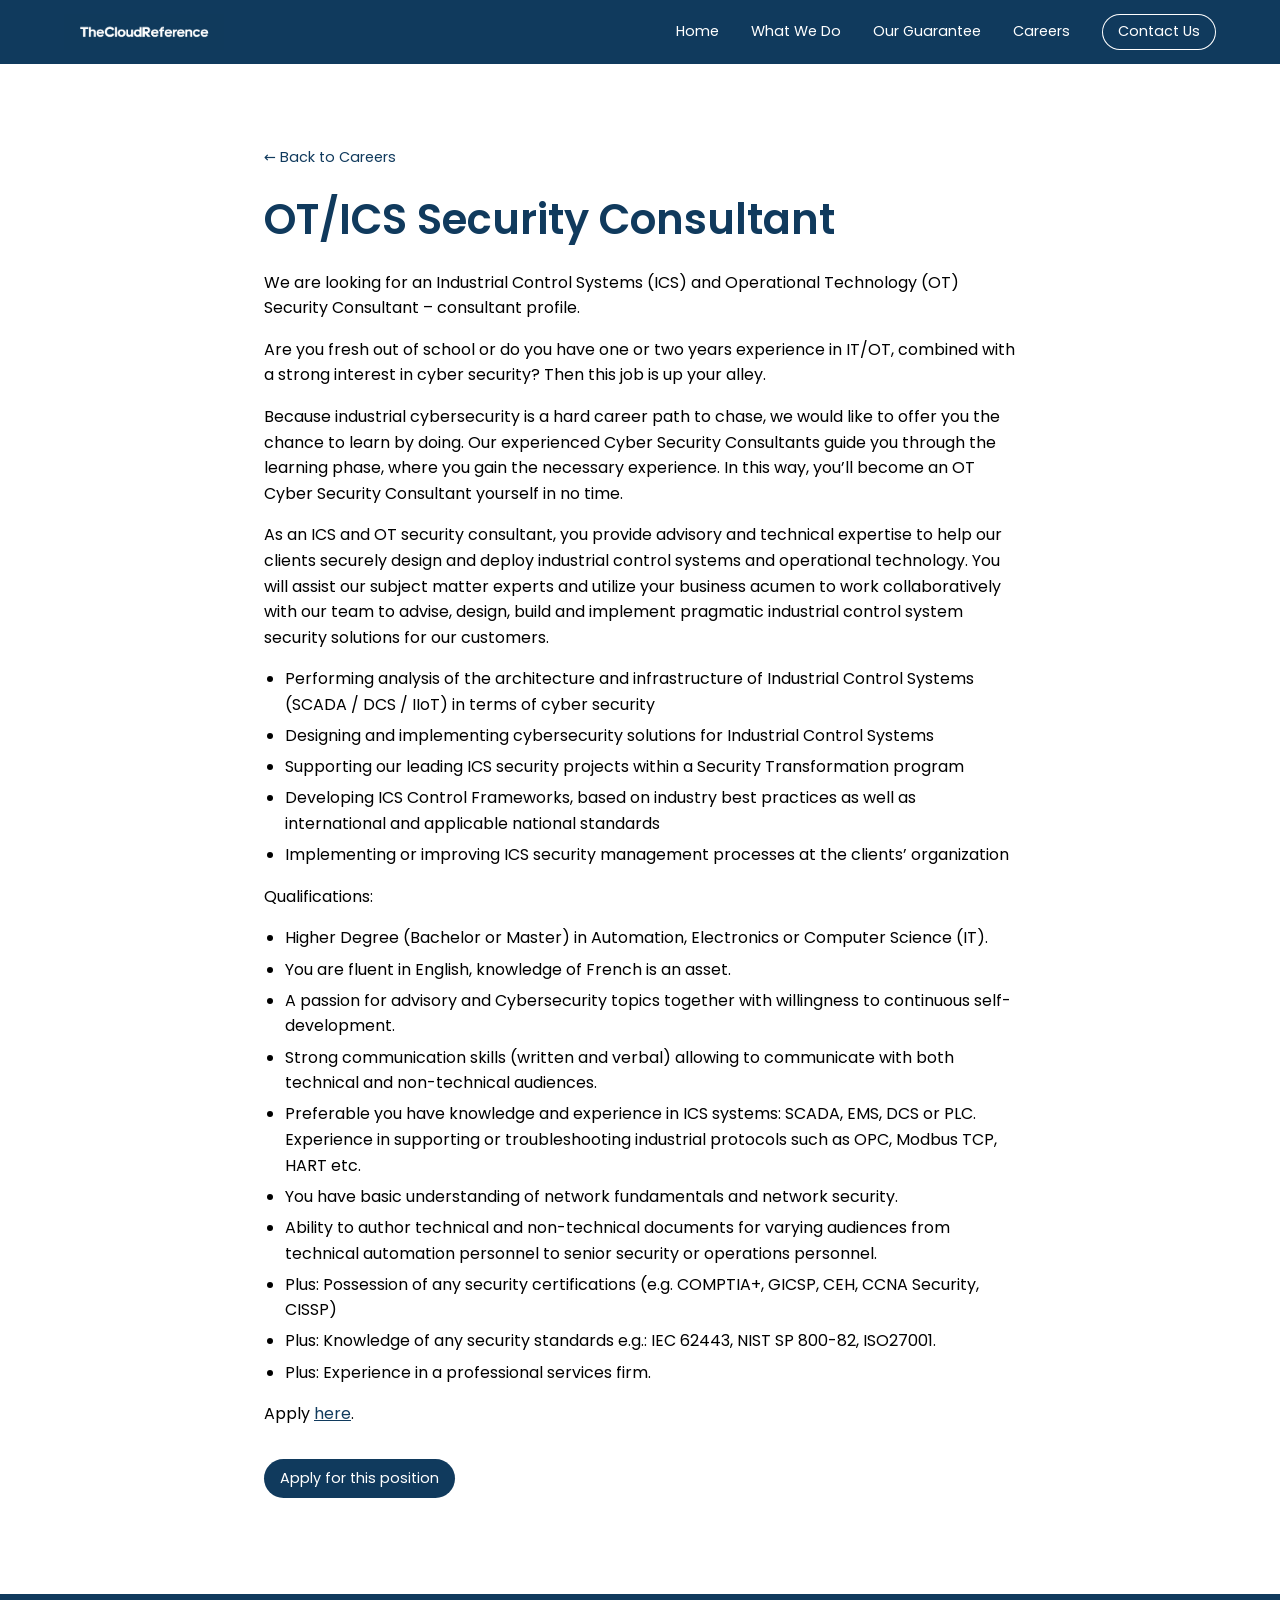
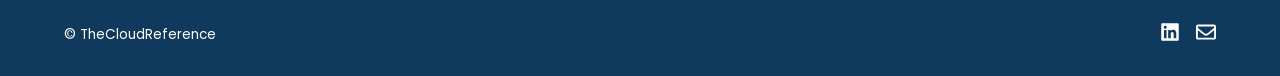
<file: careers/ot-ics-security-consultant/index.html>
<!DOCTYPE html>
<html lang="en">
<head>
  <meta charset="utf-8">
  <meta name="viewport" content="width=device-width, initial-scale=1">
  <title>OT/ICS Security Consultant | Careers@TheCloudReference</title>
  <meta name="description" content="We are looking for an Industrial Control Systems (ICS) and Operational Technology (OT) Security Consultant – consultant profile. Are you fresh out of schoo">
  <link rel="canonical" href="https://www.thecloudreference.com/careers/ot-ics-security-consultant">
  <meta property="og:title" content="OT/ICS Security Consultant | Careers@TheCloudReference">
  <meta property="og:description" content="We are looking for an Industrial Control Systems (ICS) and Operational Technology (OT) Security Consultant – consultant profile. Are you fresh out of schoo">
  <meta property="og:image" content="https://www.thecloudreference.com/assets/img/social-share.png">
  <meta name="twitter:card" content="summary_large_image">
  <link rel="icon" href="/assets/img/favicon.png">
  <link rel="preconnect" href="https://fonts.googleapis.com">
  <link rel="preconnect" href="https://fonts.gstatic.com" crossorigin>
  <link href="https://fonts.googleapis.com/css2?family=Poppins:ital,wght@0,400;0,600;1,400;1,600&display=swap" rel="stylesheet">
  <link rel="stylesheet" href="/assets/style.css">
  <!-- Google Analytics -->
  <script async src="https://www.googletagmanager.com/gtag/js?id=G-6WPR6Y4HBJ"></script>
  <script>window.dataLayer=window.dataLayer||[];function gtag(){dataLayer.push(arguments);}gtag('js',new Date());gtag('config','G-6WPR6Y4HBJ');</script>
</head>
<body>
<header class="site-header">
  <div class="container">
    <a class="logo" href="/"><img src="/assets/img/logo.png" alt="TheCloudReference" width="160" height="37"></a>
    <button class="menu-toggle" aria-label="Menu" aria-expanded="false"><svg aria-hidden="true" viewBox="0 0 24 24" fill="none" stroke="currentColor" stroke-width="2" stroke-linecap="round"><line x1="3" y1="6" x2="21" y2="6"/><line x1="3" y1="12" x2="21" y2="12"/><line x1="3" y1="18" x2="21" y2="18"/></svg></button>
    <nav class="nav">
      <a href="/">Home</a>
      <div class="dropdown">
        <button type="button">What We Do</button>
        <div class="dropdown-menu">
          <a href="/cloud/">Cloud</a>
          <a href="/outsourcing/">Outsourcing</a>
          <a href="/data-and-analytics/">Data &amp; Analytics</a>
        </div>
      </div>
      <a href="/#guarantee">Our Guarantee</a>
      <a href="/careers/">Careers</a>
      <a class="btn btn--light" href="/contact-us/">Contact Us</a>
    </nav>
  </div>
</header>

<main>
<section>
  <div class="container article">
    <a class="back-link" href="/careers/">&larr; Back to Careers</a>
    <h1>OT/ICS Security Consultant</h1>
    <p>We are looking for an Industrial Control Systems (ICS) and Operational Technology (OT) Security Consultant – consultant profile.</p><p>Are you fresh out of school or do you have one or two years experience in IT/OT, combined with a strong interest in cyber security? Then this job is up your alley. </p><p>Because industrial cybersecurity is a hard career path to chase, we would like to offer you the chance to learn by doing. Our experienced Cyber Security Consultants guide you through the learning phase, where you gain the necessary experience. In this way, you’ll become an OT Cyber Security Consultant yourself in no time. </p><p>As an ICS and OT security consultant, you provide advisory and technical expertise to help our clients securely design and deploy industrial control systems and operational technology. You will assist our subject matter experts and utilize your business acumen to work collaboratively with our team to advise, design, build and implement pragmatic industrial control system security solutions for our customers.</p><ul><li>Performing analysis of the architecture and infrastructure of Industrial Control Systems (SCADA / DCS / IIoT) in terms of cyber security </li><li>Designing and implementing cybersecurity solutions for Industrial Control Systems </li><li>Supporting our leading ICS security projects within a Security Transformation program </li><li>Developing ICS Control Frameworks, based on industry best practices as well as international and applicable national standards </li><li>Implementing or improving ICS security management processes at the clients’ organization </li></ul><p>Qualifications:</p><ul><li>Higher Degree (Bachelor or Master) in Automation, Electronics or Computer Science (IT). </li><li>You are fluent in English, knowledge of French is an asset.</li><li>A passion for advisory and Cybersecurity topics together with willingness to continuous self-development.</li><li>Strong communication skills (written and verbal) allowing to communicate with both technical and non-technical audiences.</li><li>Preferable you have knowledge and experience in ICS systems: SCADA, EMS, DCS or PLC. Experience in supporting or troubleshooting industrial protocols such as OPC, Modbus TCP, HART etc.</li><li>You have basic understanding of network fundamentals and network security.</li><li>Ability to author technical and non-technical documents for varying audiences from technical automation personnel to senior security or operations personnel.</li><li>Plus: Possession of any security certifications (e.g. COMPTIA+, GICSP, CEH, CCNA Security, CISSP)</li><li>Plus: Knowledge of any security standards e.g.: IEC 62443, NIST SP 800-82, ISO27001.</li><li>Plus: Experience in a professional services firm. </li></ul><p>Apply <a href="https://www.thecloudreference.com/apply">here</a>.</p>
    <p style="margin-top:32px"><a class="btn btn--primary" href="/apply/?position=ot-ics-security-consultant">Apply for this position</a></p>
  </div>
</section>
</main>

<footer class="site-footer">
  <div class="container">
    <span>&copy; TheCloudReference</span>
    <div class="social">
      <a href="https://www.linkedin.com/company/thecloudreference/" target="_blank" rel="noopener" aria-label="LinkedIn"><svg aria-hidden="true" viewBox="0 0 448 512"><path d="M416 32H31.9C14.3 32 0 46.5 0 64.3v383.4C0 465.5 14.3 480 31.9 480H416c17.6 0 32-14.5 32-32.3V64.3c0-17.8-14.4-32.3-32-32.3zM135.4 416H69V202.2h66.5V416zm-33.2-243c-21.3 0-38.5-17.3-38.5-38.5S80.9 96 102.2 96c21.2 0 38.5 17.3 38.5 38.5 0 21.3-17.2 38.5-38.5 38.5zm282.1 243h-66.4V312c0-24.8-.5-56.7-34.5-56.7-34.6 0-39.9 27-39.9 54.9V416h-66.4V202.2h63.7v29.2h.9c8.9-16.8 30.6-34.5 62.9-34.5 67.2 0 79.7 44.3 79.7 101.9V416z"/></svg></a>
      <a href="/contact-us/" aria-label="Contact us"><svg aria-hidden="true" viewBox="0 0 512 512"><path d="M464 64H48C21.49 64 0 85.49 0 112v288c0 26.51 21.49 48 48 48h416c26.51 0 48-21.49 48-48V112c0-26.51-21.49-48-48-48zm0 48v40.805c-22.422 18.259-58.168 46.651-134.587 106.49-16.841 13.247-50.201 45.072-73.413 44.701-23.208.375-56.579-31.459-73.413-44.701C106.18 199.465 70.425 171.067 48 152.805V112h416zM48 400V214.398c22.914 18.251 55.409 43.862 104.938 82.646 21.857 17.205 60.134 55.186 103.062 54.955 42.717.231 80.509-37.199 103.053-54.947 49.528-38.783 82.032-64.401 104.947-82.653V400H48z"/></svg></a>
    </div>
  </div>
</footer>
<script src="/assets/site.js"></script>
</body>
</html>
</file>
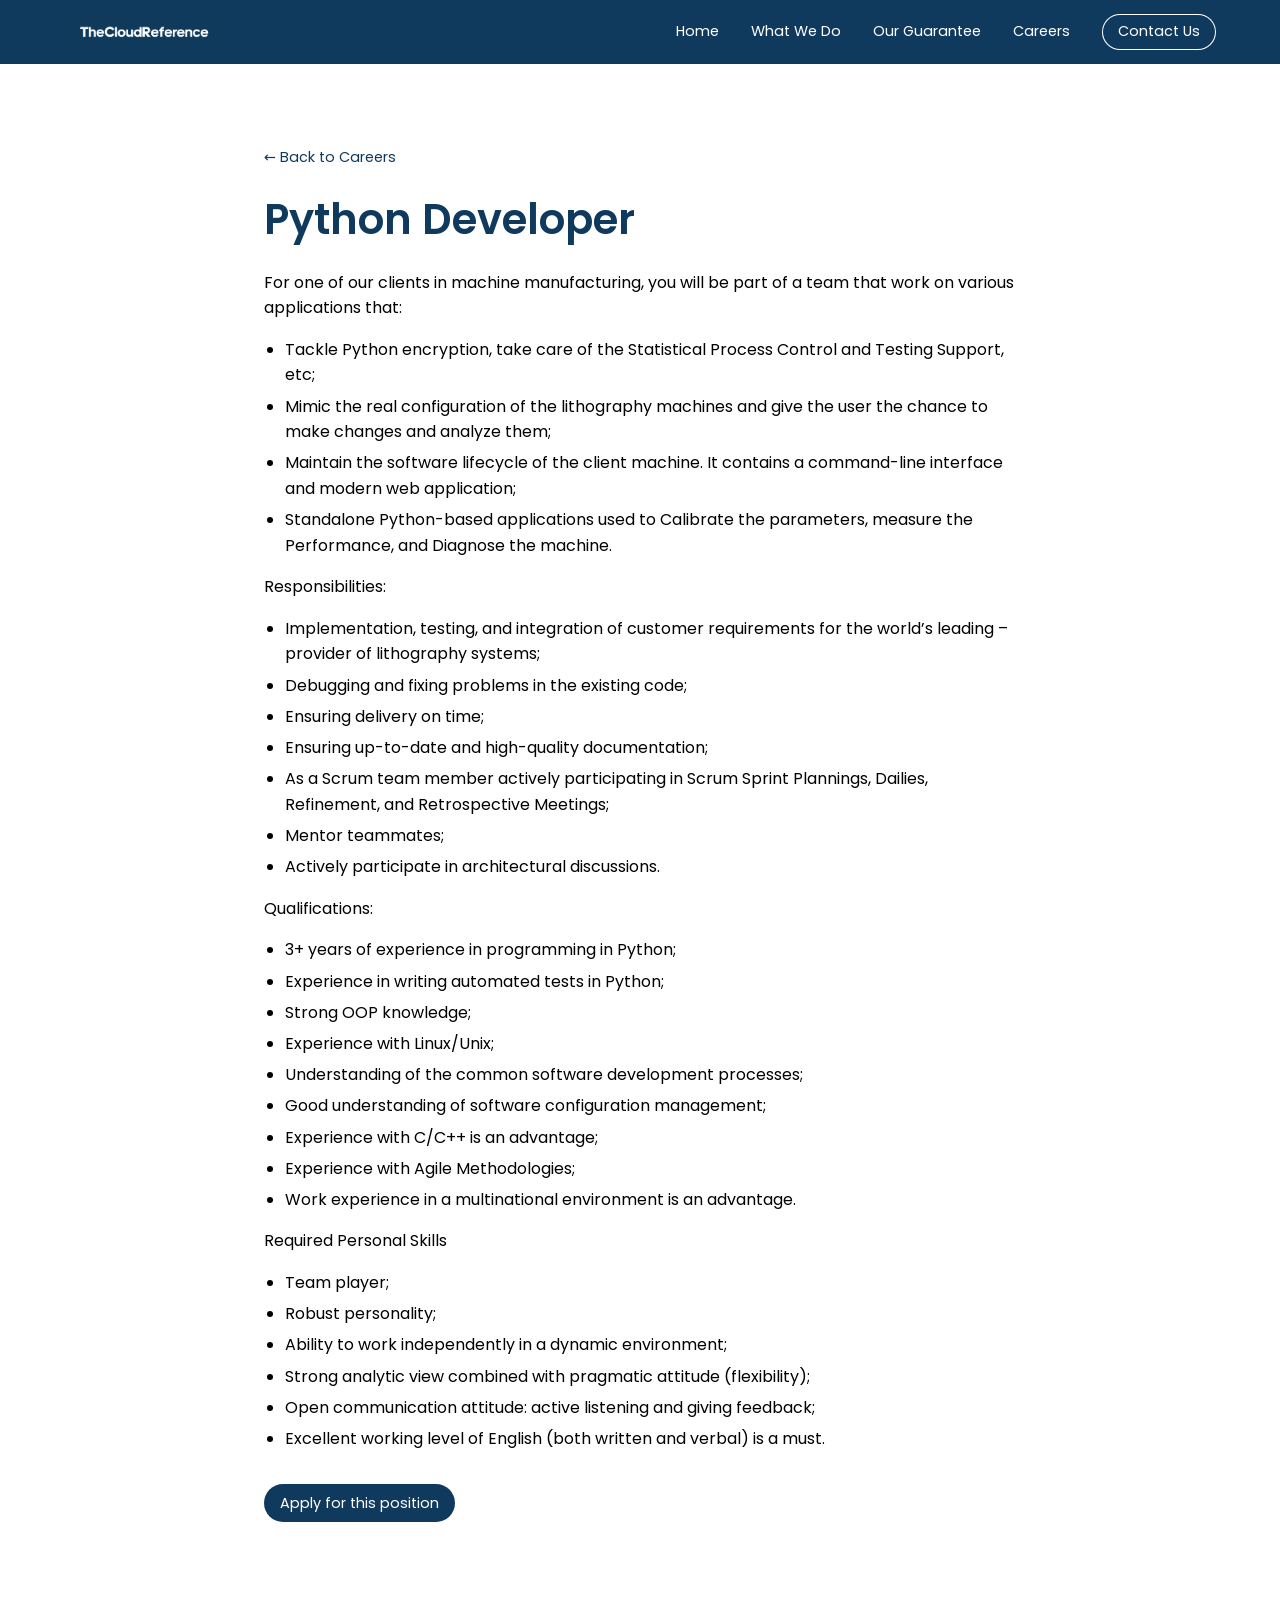
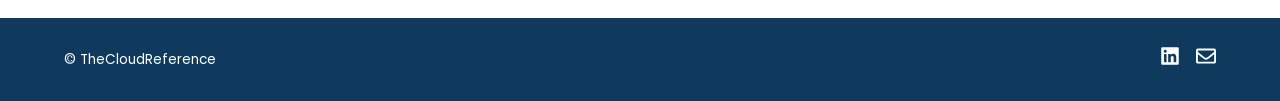
<file: careers/python-developer/index.html>
<!DOCTYPE html>
<html lang="en">
<head>
  <meta charset="utf-8">
  <meta name="viewport" content="width=device-width, initial-scale=1">
  <title>Python Developer | Careers@TheCloudReference</title>
  <meta name="description" content="For one of our clients in machine manufacturing, you will be part of a team that work on various applications that: Tackle Python encryption, take care of ">
  <link rel="canonical" href="https://www.thecloudreference.com/careers/python-developer">
  <meta property="og:title" content="Python Developer | Careers@TheCloudReference">
  <meta property="og:description" content="For one of our clients in machine manufacturing, you will be part of a team that work on various applications that: Tackle Python encryption, take care of ">
  <meta property="og:image" content="https://www.thecloudreference.com/assets/img/social-share.png">
  <meta name="twitter:card" content="summary_large_image">
  <link rel="icon" href="/assets/img/favicon.png">
  <link rel="preconnect" href="https://fonts.googleapis.com">
  <link rel="preconnect" href="https://fonts.gstatic.com" crossorigin>
  <link href="https://fonts.googleapis.com/css2?family=Poppins:ital,wght@0,400;0,600;1,400;1,600&display=swap" rel="stylesheet">
  <link rel="stylesheet" href="/assets/style.css">
  <!-- Google Analytics -->
  <script async src="https://www.googletagmanager.com/gtag/js?id=G-6WPR6Y4HBJ"></script>
  <script>window.dataLayer=window.dataLayer||[];function gtag(){dataLayer.push(arguments);}gtag('js',new Date());gtag('config','G-6WPR6Y4HBJ');</script>
</head>
<body>
<header class="site-header">
  <div class="container">
    <a class="logo" href="/"><img src="/assets/img/logo.png" alt="TheCloudReference" width="160" height="37"></a>
    <button class="menu-toggle" aria-label="Menu" aria-expanded="false"><svg aria-hidden="true" viewBox="0 0 24 24" fill="none" stroke="currentColor" stroke-width="2" stroke-linecap="round"><line x1="3" y1="6" x2="21" y2="6"/><line x1="3" y1="12" x2="21" y2="12"/><line x1="3" y1="18" x2="21" y2="18"/></svg></button>
    <nav class="nav">
      <a href="/">Home</a>
      <div class="dropdown">
        <button type="button">What We Do</button>
        <div class="dropdown-menu">
          <a href="/cloud/">Cloud</a>
          <a href="/outsourcing/">Outsourcing</a>
          <a href="/data-and-analytics/">Data &amp; Analytics</a>
        </div>
      </div>
      <a href="/#guarantee">Our Guarantee</a>
      <a href="/careers/">Careers</a>
      <a class="btn btn--light" href="/contact-us/">Contact Us</a>
    </nav>
  </div>
</header>

<main>
<section>
  <div class="container article">
    <a class="back-link" href="/careers/">&larr; Back to Careers</a>
    <h1>Python Developer</h1>
    <p>For one of our clients in machine manufacturing, you will be part of a team that work on various applications that:</p><ul><li>Tackle Python encryption, take care of the Statistical Process Control and Testing Support, etc;</li><li>Mimic the real configuration of the lithography machines and give the user the chance to make changes and analyze them;</li><li>Maintain the software lifecycle of the client machine. It contains a command-line interface and modern web application;</li><li>Standalone Python-based applications used to Calibrate the parameters, measure the Performance, and Diagnose the machine.</li></ul><p>Responsibilities:</p><ul><li>Implementation, testing, and integration of customer requirements for the world’s leading – provider of lithography systems;</li><li>Debugging and fixing problems in the existing code;</li><li>Ensuring delivery on time;</li><li>Ensuring up-to-date and high-quality documentation;</li><li>As a Scrum team member actively participating in Scrum Sprint Plannings, Dailies, Refinement, and Retrospective Meetings;</li><li>Mentor teammates;</li><li>Actively participate in architectural discussions.</li></ul><p>Qualifications:</p><ul><li>3+ years of experience in programming in Python;</li><li>Experience in writing automated tests in Python;</li><li>Strong OOP knowledge;</li><li>Experience with Linux/Unix;</li><li>Understanding of the common software development processes;</li><li>Good understanding of software configuration management;</li><li>Experience with C/C++ is an advantage;</li><li>Experience with Agile Methodologies;</li><li>Work experience in a multinational environment is an advantage.</li></ul><p>Required Personal Skills</p><ul><li>Team player;</li><li>Robust personality;</li><li>Ability to work independently in a dynamic environment;</li><li>Strong analytic view combined with pragmatic attitude (flexibility);</li><li>Open communication attitude: active listening and giving feedback;</li><li>Excellent working level of English (both written and verbal) is a must.</li></ul>
    <p style="margin-top:32px"><a class="btn btn--primary" href="/apply/?position=python-developer">Apply for this position</a></p>
  </div>
</section>
</main>

<footer class="site-footer">
  <div class="container">
    <span>&copy; TheCloudReference</span>
    <div class="social">
      <a href="https://www.linkedin.com/company/thecloudreference/" target="_blank" rel="noopener" aria-label="LinkedIn"><svg aria-hidden="true" viewBox="0 0 448 512"><path d="M416 32H31.9C14.3 32 0 46.5 0 64.3v383.4C0 465.5 14.3 480 31.9 480H416c17.6 0 32-14.5 32-32.3V64.3c0-17.8-14.4-32.3-32-32.3zM135.4 416H69V202.2h66.5V416zm-33.2-243c-21.3 0-38.5-17.3-38.5-38.5S80.9 96 102.2 96c21.2 0 38.5 17.3 38.5 38.5 0 21.3-17.2 38.5-38.5 38.5zm282.1 243h-66.4V312c0-24.8-.5-56.7-34.5-56.7-34.6 0-39.9 27-39.9 54.9V416h-66.4V202.2h63.7v29.2h.9c8.9-16.8 30.6-34.5 62.9-34.5 67.2 0 79.7 44.3 79.7 101.9V416z"/></svg></a>
      <a href="/contact-us/" aria-label="Contact us"><svg aria-hidden="true" viewBox="0 0 512 512"><path d="M464 64H48C21.49 64 0 85.49 0 112v288c0 26.51 21.49 48 48 48h416c26.51 0 48-21.49 48-48V112c0-26.51-21.49-48-48-48zm0 48v40.805c-22.422 18.259-58.168 46.651-134.587 106.49-16.841 13.247-50.201 45.072-73.413 44.701-23.208.375-56.579-31.459-73.413-44.701C106.18 199.465 70.425 171.067 48 152.805V112h416zM48 400V214.398c22.914 18.251 55.409 43.862 104.938 82.646 21.857 17.205 60.134 55.186 103.062 54.955 42.717.231 80.509-37.199 103.053-54.947 49.528-38.783 82.032-64.401 104.947-82.653V400H48z"/></svg></a>
    </div>
  </div>
</footer>
<script src="/assets/site.js"></script>
</body>
</html>
</file>
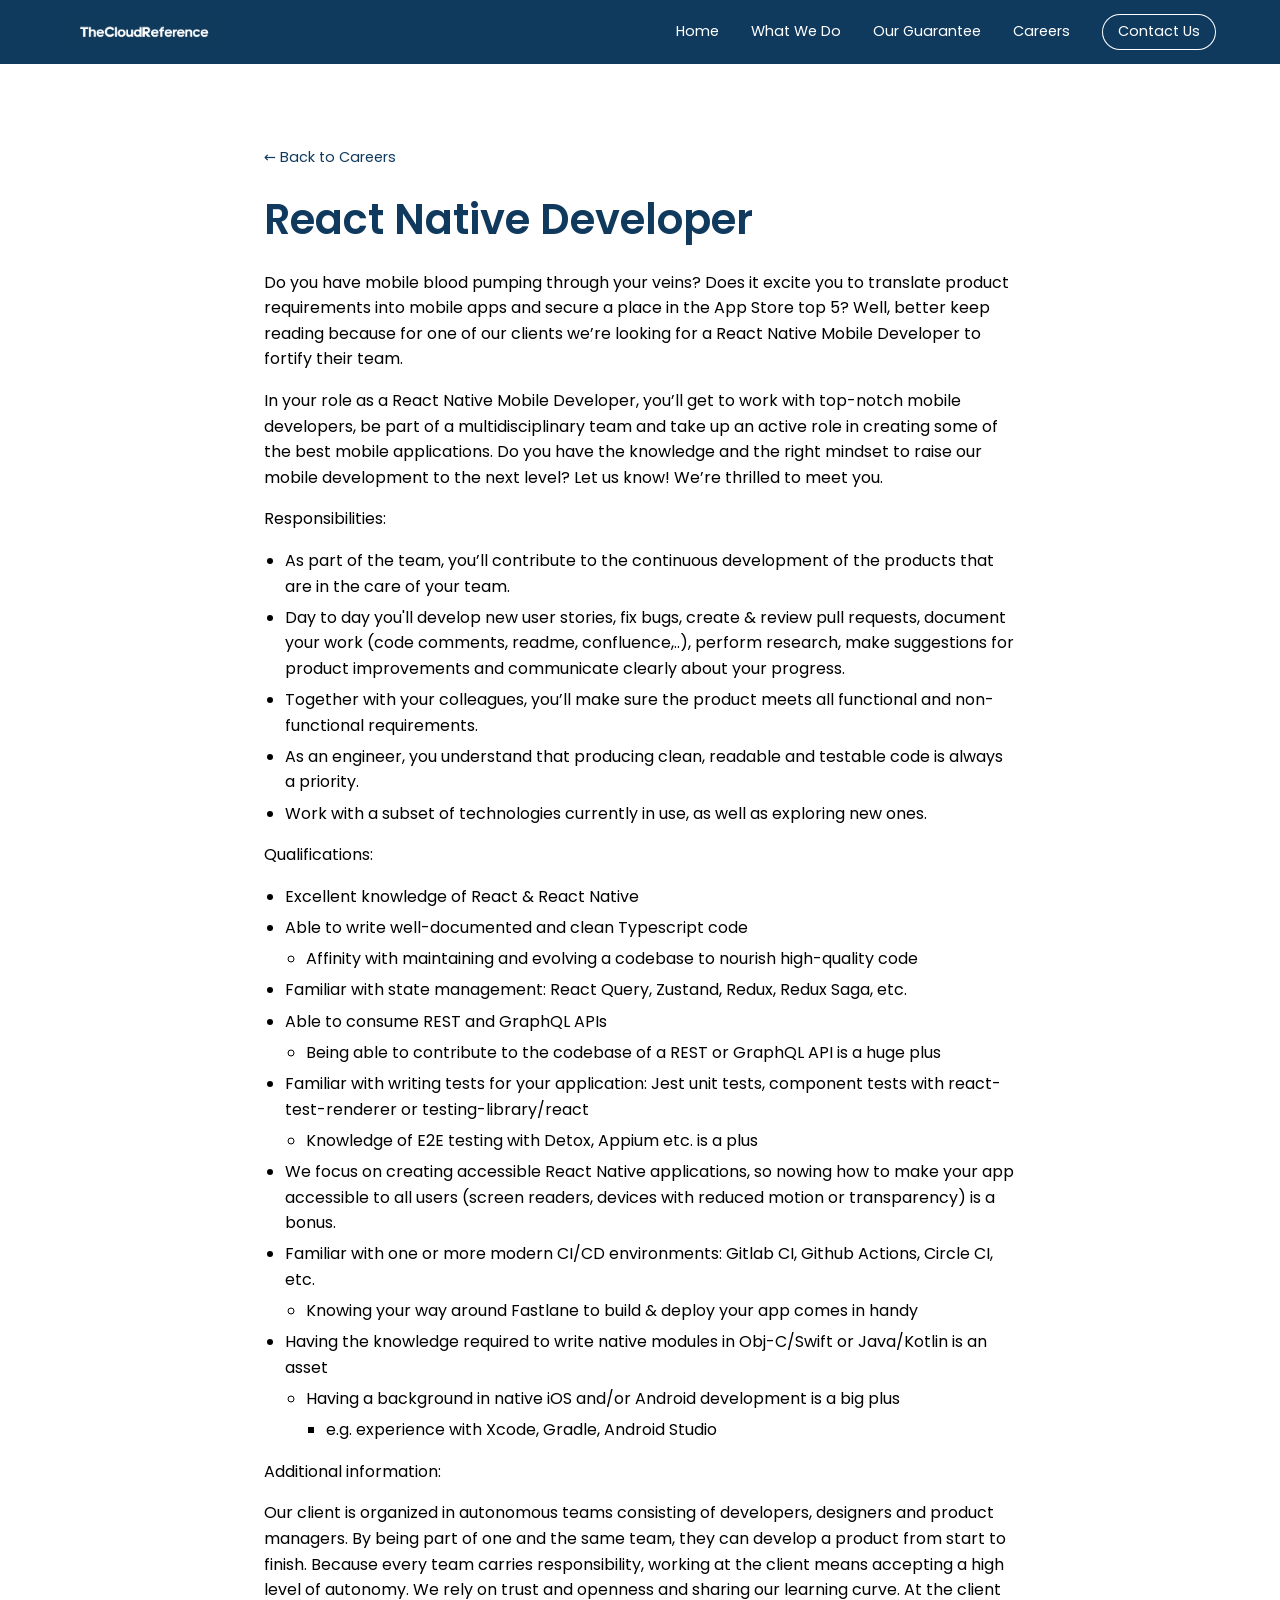
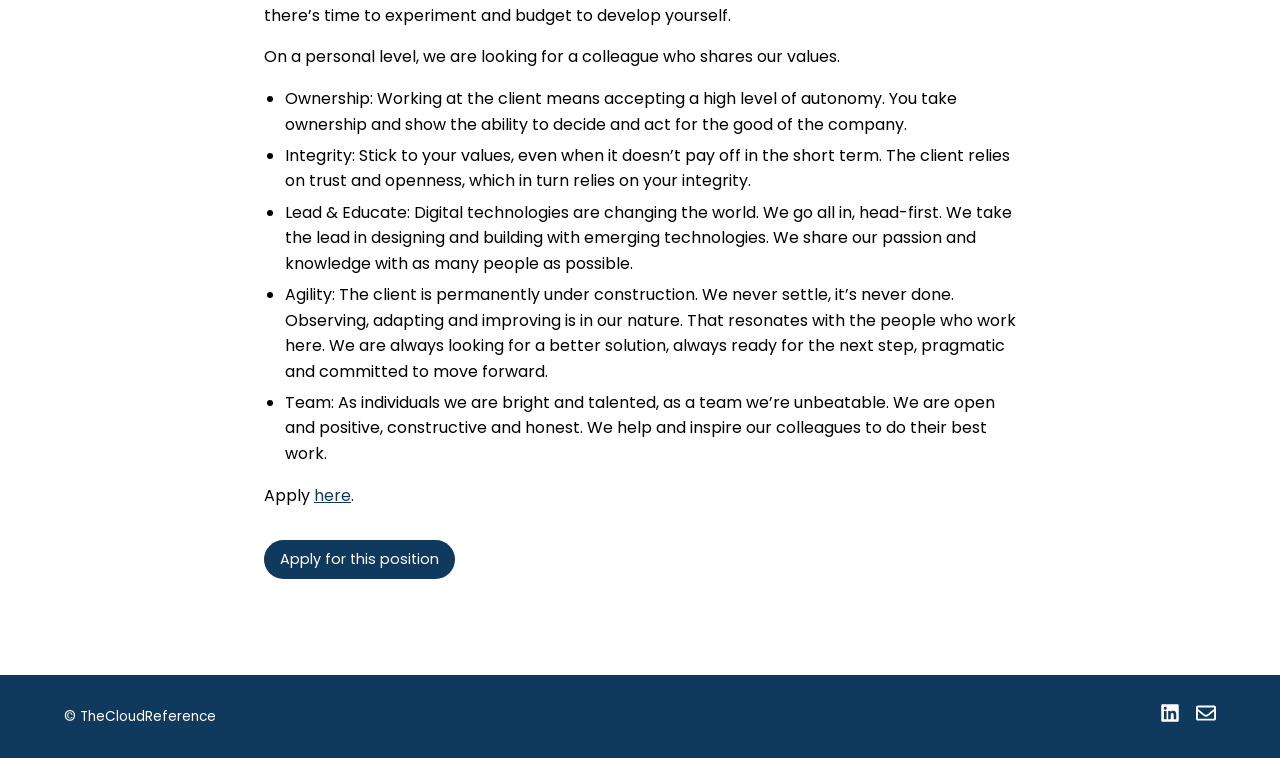
<file: careers/react-native-developer/index.html>
<!DOCTYPE html>
<html lang="en">
<head>
  <meta charset="utf-8">
  <meta name="viewport" content="width=device-width, initial-scale=1">
  <title>React Native Developer | Careers@TheCloudReference</title>
  <meta name="description" content="Do you have mobile blood pumping through your veins? Does it excite you to translate product requirements into mobile apps and secure a place in the App St">
  <link rel="canonical" href="https://www.thecloudreference.com/careers/react-native-developer">
  <meta property="og:title" content="React Native Developer | Careers@TheCloudReference">
  <meta property="og:description" content="Do you have mobile blood pumping through your veins? Does it excite you to translate product requirements into mobile apps and secure a place in the App St">
  <meta property="og:image" content="https://www.thecloudreference.com/assets/img/social-share.png">
  <meta name="twitter:card" content="summary_large_image">
  <link rel="icon" href="/assets/img/favicon.png">
  <link rel="preconnect" href="https://fonts.googleapis.com">
  <link rel="preconnect" href="https://fonts.gstatic.com" crossorigin>
  <link href="https://fonts.googleapis.com/css2?family=Poppins:ital,wght@0,400;0,600;1,400;1,600&display=swap" rel="stylesheet">
  <link rel="stylesheet" href="/assets/style.css">
  <!-- Google Analytics -->
  <script async src="https://www.googletagmanager.com/gtag/js?id=G-6WPR6Y4HBJ"></script>
  <script>window.dataLayer=window.dataLayer||[];function gtag(){dataLayer.push(arguments);}gtag('js',new Date());gtag('config','G-6WPR6Y4HBJ');</script>
</head>
<body>
<header class="site-header">
  <div class="container">
    <a class="logo" href="/"><img src="/assets/img/logo.png" alt="TheCloudReference" width="160" height="37"></a>
    <button class="menu-toggle" aria-label="Menu" aria-expanded="false"><svg aria-hidden="true" viewBox="0 0 24 24" fill="none" stroke="currentColor" stroke-width="2" stroke-linecap="round"><line x1="3" y1="6" x2="21" y2="6"/><line x1="3" y1="12" x2="21" y2="12"/><line x1="3" y1="18" x2="21" y2="18"/></svg></button>
    <nav class="nav">
      <a href="/">Home</a>
      <div class="dropdown">
        <button type="button">What We Do</button>
        <div class="dropdown-menu">
          <a href="/cloud/">Cloud</a>
          <a href="/outsourcing/">Outsourcing</a>
          <a href="/data-and-analytics/">Data &amp; Analytics</a>
        </div>
      </div>
      <a href="/#guarantee">Our Guarantee</a>
      <a href="/careers/">Careers</a>
      <a class="btn btn--light" href="/contact-us/">Contact Us</a>
    </nav>
  </div>
</header>

<main>
<section>
  <div class="container article">
    <a class="back-link" href="/careers/">&larr; Back to Careers</a>
    <h1>React Native Developer</h1>
    <p>Do you have mobile blood pumping through your veins? Does it excite you to translate product requirements into mobile apps and secure a place in the App Store top 5? Well, better keep reading because for one of our clients we’re looking for a React Native Mobile Developer to fortify their team.</p><p>In your role as a React Native Mobile Developer, you’ll get to work with top-notch mobile developers, be part of a multidisciplinary team and take up an active role in creating some of the best mobile applications. Do you have the knowledge and the right mindset to raise our mobile development to the next level? Let us know! We’re thrilled to meet you.</p><p>Responsibilities:</p><ul><li>As part of the team, you’ll contribute to the continuous development of the products that are in the care of your team.</li><li>Day to day you&#39;ll develop new user stories, fix bugs, create &amp; review pull requests, document your work (code comments, readme, confluence,..), perform research, make suggestions for product improvements and communicate clearly about your progress.</li><li>Together with your colleagues, you’ll make sure the product meets all functional and non-functional requirements.</li><li>As an engineer, you understand that producing clean, readable and testable code is always a priority.</li><li>Work with a subset of technologies currently in use, as well as exploring new ones.</li></ul><p>Qualifications:</p><ul><li>Excellent knowledge of React &amp; React Native</li><li>Able to write well-documented and clean Typescript code</li><ul><li>Affinity with maintaining and evolving a codebase to nourish high-quality code</li></ul><li>Familiar with state management: React Query, Zustand, Redux, Redux Saga, etc.</li><li>Able to consume REST and GraphQL APIs</li><ul><li>Being able to contribute to the codebase of a REST or GraphQL API is a huge plus</li></ul><li>Familiar with writing tests for your application: Jest unit tests, component tests with react-test-renderer or testing-library/react</li><ul><li>Knowledge of E2E testing with Detox, Appium etc. is a plus</li></ul><li>We focus on creating accessible React Native applications, so nowing how to make your app accessible to all users (screen readers, devices with reduced motion or transparency) is a bonus.</li><li>Familiar with one or more modern CI/CD environments: Gitlab CI, Github Actions, Circle CI, etc.</li><ul><li>Knowing your way around Fastlane to build &amp; deploy your app comes in handy</li></ul><li>Having the knowledge required to write native modules in Obj-C/Swift or Java/Kotlin is an asset</li><ul><li>Having a background in native iOS and/or Android development is a big plus</li><ul><li>e.g. experience with Xcode, Gradle, Android Studio</li></ul></ul></ul><p>Additional information:</p><p>Our client is organized in autonomous teams consisting of developers, designers and product managers. By being part of one and the same team, they can develop a product from start to finish. Because every team carries responsibility, working at the client means accepting a high level of autonomy. We rely on trust and openness and sharing our learning curve. At the client there’s time to experiment and budget to develop yourself. </p><p>On a personal level, we are looking for a colleague who shares our values.</p><ul><li>Ownership: Working at the client means accepting a high level of autonomy. You take ownership and show the ability to decide and act for the good of the company.</li><li>Integrity: Stick to your values, even when it doesn’t pay off in the short term. The client relies on trust and openness, which in turn relies on your integrity.</li><li>Lead &amp; Educate: Digital technologies are changing the world. We go all in, head-first. We take the lead in designing and building with emerging technologies. We share our passion and knowledge with as many people as possible.</li><li>Agility: The client is permanently under construction. We never settle, it’s never done. Observing, adapting and improving is in our nature. That resonates with the people who work here. We are always looking for a better solution, always ready for the next step, pragmatic and committed to move forward.</li><li>Team: As individuals we are bright and talented, as a team we’re unbeatable. We are open and positive, constructive and honest. We help and inspire our colleagues to do their best work.</li></ul><p>Apply <a href="https://www.thecloudreference.com/apply">here</a>.</p>
    <p style="margin-top:32px"><a class="btn btn--primary" href="/apply/?position=react-native-developer">Apply for this position</a></p>
  </div>
</section>
</main>

<footer class="site-footer">
  <div class="container">
    <span>&copy; TheCloudReference</span>
    <div class="social">
      <a href="https://www.linkedin.com/company/thecloudreference/" target="_blank" rel="noopener" aria-label="LinkedIn"><svg aria-hidden="true" viewBox="0 0 448 512"><path d="M416 32H31.9C14.3 32 0 46.5 0 64.3v383.4C0 465.5 14.3 480 31.9 480H416c17.6 0 32-14.5 32-32.3V64.3c0-17.8-14.4-32.3-32-32.3zM135.4 416H69V202.2h66.5V416zm-33.2-243c-21.3 0-38.5-17.3-38.5-38.5S80.9 96 102.2 96c21.2 0 38.5 17.3 38.5 38.5 0 21.3-17.2 38.5-38.5 38.5zm282.1 243h-66.4V312c0-24.8-.5-56.7-34.5-56.7-34.6 0-39.9 27-39.9 54.9V416h-66.4V202.2h63.7v29.2h.9c8.9-16.8 30.6-34.5 62.9-34.5 67.2 0 79.7 44.3 79.7 101.9V416z"/></svg></a>
      <a href="/contact-us/" aria-label="Contact us"><svg aria-hidden="true" viewBox="0 0 512 512"><path d="M464 64H48C21.49 64 0 85.49 0 112v288c0 26.51 21.49 48 48 48h416c26.51 0 48-21.49 48-48V112c0-26.51-21.49-48-48-48zm0 48v40.805c-22.422 18.259-58.168 46.651-134.587 106.49-16.841 13.247-50.201 45.072-73.413 44.701-23.208.375-56.579-31.459-73.413-44.701C106.18 199.465 70.425 171.067 48 152.805V112h416zM48 400V214.398c22.914 18.251 55.409 43.862 104.938 82.646 21.857 17.205 60.134 55.186 103.062 54.955 42.717.231 80.509-37.199 103.053-54.947 49.528-38.783 82.032-64.401 104.947-82.653V400H48z"/></svg></a>
    </div>
  </div>
</footer>
<script src="/assets/site.js"></script>
</body>
</html>
</file>
<file: assets/style.css>
/* TheCloudReference — site styles */
:root {
  --navy: #103a5d;
  --navy-dark: #0b2a44;
  --text: #000;
  --muted: #444;
  --light: #efefef;
  --panel: #f5f5f5;
  --line: #e6e6e6;
  --white: #fff;
  --radius: 12px;
  --max: 1200px;
}

*, *::before, *::after { box-sizing: border-box; }
html { scroll-behavior: smooth; scroll-padding-top: 80px; }
body {
  margin: 0;
  font-family: "Poppins", system-ui, sans-serif;
  font-size: 16px;
  line-height: 1.6;
  color: var(--text);
  background: var(--white);
}
img { max-width: 100%; height: auto; display: block; }
h1, h2, h3 { color: var(--navy); font-weight: 600; line-height: 1.25; margin: 0 0 .5em; }
h1 { font-size: clamp(2rem, 4.5vw, 3.4rem); }
h2 { font-size: clamp(1.6rem, 3.2vw, 2.35rem); }
h3 { font-size: 1.2rem; }
p { margin: 0 0 1em; }
a { color: var(--navy); }
.container { max-width: var(--max); margin: 0 auto; padding: 0 24px; }
.center { text-align: center; }
.lead { font-size: 1.2rem; }

/* Buttons */
.btn {
  display: inline-flex; align-items: center; gap: .5em;
  padding: .55em 1.1em; border-radius: 999px;
  font: inherit; font-size: .9rem; text-decoration: none; cursor: pointer;
  color: var(--navy); background: transparent;
  box-shadow: inset 0 0 0 1px currentColor; border: 0;
  transition: box-shadow .15s, background .15s;
}
.btn:hover { box-shadow: inset 0 0 0 2px currentColor; }
.btn svg { width: 1em; height: 1em; }
.btn--light { color: var(--white); }
.btn--solid { background: var(--white); color: var(--navy); box-shadow: none; font-weight: 600; }
.btn--solid:hover { box-shadow: 0 4px 10px rgba(0,0,0,.25); }
.btn--primary { background: var(--navy); color: var(--white); box-shadow: none; }
.btn--primary:hover { background: var(--navy-dark); box-shadow: none; }

/* Header */
.site-header { position: sticky; top: 0; z-index: 50; background: var(--navy); color: var(--white); }
.site-header .container { display: flex; align-items: center; justify-content: space-between; height: 64px; gap: 24px; }
.logo img { width: 160px; }
.nav { display: flex; align-items: center; gap: 32px; }
.nav a, .nav .dropdown > button {
  color: var(--white); text-decoration: none; font: inherit; font-size: .9rem;
  background: none; border: 0; padding: 8px 0; cursor: pointer;
}
.nav a:hover, .nav .dropdown > button:hover { color: #ccc; }
.dropdown { position: relative; }
.dropdown-menu {
  display: none; position: absolute; top: 100%; left: -16px; min-width: 200px;
  background: var(--white); border-radius: 8px; padding: 8px;
  box-shadow: 0 10px 30px rgba(0,0,0,.15);
}
.dropdown-menu a { display: block; color: var(--navy); padding: 8px 12px; border-radius: 6px; }
.dropdown-menu a:hover { background: var(--panel); color: var(--navy); }
.dropdown:hover .dropdown-menu, .dropdown:focus-within .dropdown-menu { display: block; }
.menu-toggle { display: none; background: none; border: 0; color: var(--white); font: inherit; cursor: pointer; padding: 8px; }
.menu-toggle svg { width: 26px; height: 26px; }

@media (max-width: 860px) {
  .menu-toggle { display: block; }
  .nav {
    display: none; position: absolute; top: 64px; left: 0; right: 0;
    flex-direction: column; align-items: stretch; gap: 0;
    background: var(--navy); padding: 8px 24px 24px;
  }
  .nav.open { display: flex; }
  .nav a, .nav .dropdown > button { padding: 12px 0; text-align: left; width: 100%; border-bottom: 1px solid rgba(255,255,255,.1); }
  .dropdown-menu { display: block; position: static; background: none; box-shadow: none; padding: 0 0 0 16px; }
  .dropdown-menu a { color: var(--white); padding: 10px 0; border-radius: 0; }
  .dropdown-menu a:hover { background: none; color: #ccc; }
  .nav .btn { margin-top: 16px; justify-content: center; width: auto; border-bottom: 0; padding: 10px 16px; }
}

/* Sections */
section { padding: 80px 0; }
.dark { background: var(--navy); color: var(--white); }
.dark h1, .dark h2, .dark h3 { color: var(--white); }
.dark a { color: var(--white); }

/* Hero */
.hero { padding: 48px 0; }
.hero-box { background: var(--panel); border-radius: var(--radius); padding: 72px 32px; text-align: center; }
.hero-box p { max-width: 760px; margin: 1em auto 1.5em; font-size: 1.05rem; }

/* Feature list (home) */
.split { display: grid; grid-template-columns: 1fr 1fr; gap: 64px; align-items: center; }
.feature-list { display: grid; gap: 28px; margin-top: 32px; }
.feature-item { display: grid; grid-template-columns: 40px 1fr; gap: 16px; }
.feature-item h3 { margin-bottom: .25em; font-size: 1.05rem; }
.feature-item ul { margin: 0; padding-left: 1.2em; }
.icon-dot { width: 36px; height: 36px; border-radius: 50%; background: #e9ecef; display: grid; place-items: center; }
.icon-dot svg { width: 18px; height: 18px; }
.rounded { border-radius: var(--radius); }

/* Guarantee grid */
.grid-3 { display: grid; grid-template-columns: repeat(3, 1fr); gap: 40px; margin-top: 48px; text-align: center; }
.icon-tile { width: 64px; height: 64px; border-radius: 18px; background: var(--navy); display: grid; place-items: center; margin: 0 auto 16px; }
.icon-tile svg { width: 30px; height: 30px; }

/* Banner */
.banner { padding: 0; }
.banner img { width: 100%; max-height: 520px; object-fit: cover; }

/* Testimonials */
.testimonials blockquote { margin: 0; position: relative; padding-top: 12px; text-align: center; }
.testimonials blockquote::before {
  content: "\201C"; position: absolute; top: -34px; left: -6px;
  font-size: 100px; line-height: 1; color: rgba(255,255,255,.12); font-family: Georgia, serif;
}
.testimonials cite { display: block; margin-top: 16px; font-style: normal; font-weight: 600; font-size: .9rem; }
.testimonials cite a { text-decoration: none; }
.testimonials cite a:hover { text-decoration: underline; }

/* Logos */
.logos { display: flex; justify-content: space-between; align-items: center; flex-wrap: wrap; gap: 32px; margin-top: 40px; }
.logos img { height: 44px; width: auto; object-fit: contain; }

/* CTA band */
.cta-band .container { display: flex; align-items: center; justify-content: space-between; gap: 32px; flex-wrap: wrap; }
.cta-band p { margin: 0; }

/* Zigzag (service pages) */
.zigzag-row { display: grid; grid-template-columns: 1fr 1fr; gap: 64px; align-items: center; padding: 48px 0; }
.zigzag-row:nth-child(even) .zigzag-media { order: -1; }
.zigzag-media img { max-height: 350px; margin: 0 auto; object-fit: contain; }
.page-title { padding-bottom: 0; }

/* Benefits (service pages) */
.benefits { display: grid; grid-template-columns: 1fr 1fr; gap: 0; align-items: stretch; padding: 0; }
.benefits-text { background: var(--white); color: var(--text); padding: 64px 48px; }
.benefits-text .feature-item { grid-template-columns: 52px 1fr; }
.benefits-media img { width: 100%; height: 100%; object-fit: cover; }
.icon-square { width: 44px; height: 44px; border-radius: 12px; background: #e9ecef; display: grid; place-items: center; }
.icon-square svg { width: 20px; height: 20px; }

/* Careers */
.post-list { max-width: 900px; margin: 0 auto; list-style: none; padding: 0; }
.post-list li { border-bottom: 1px solid var(--line); }
.post-list a { display: block; padding: 32px 0; text-decoration: none; }
.post-list a:hover h2 { text-decoration: underline; }
.post-list h2 { font-size: 1.6rem; margin: 0; }
.article { max-width: 800px; margin: 0 auto; }
.article h1 { font-size: clamp(1.8rem, 3.5vw, 2.6rem); margin: 24px 0; }
.article ul, .article ol { padding-left: 1.3em; }
.article li { margin-bottom: .35em; }
.back-link { font-size: .9rem; text-decoration: none; }
.back-link:hover { text-decoration: underline; }

/* Forms */
.form-card { max-width: 640px; margin: 32px auto 0; }
.form-card label { display: block; font-weight: 600; font-size: .9rem; margin: 18px 0 6px; color: var(--navy); }
.form-card input, .form-card textarea {
  width: 100%; font: inherit; padding: 12px 14px;
  border: 1px solid #c6cbd1; border-radius: 8px; background: var(--white);
}
.form-card input:focus, .form-card textarea:focus { outline: 2px solid var(--navy); outline-offset: 1px; border-color: transparent; }
.form-card textarea { min-height: 150px; resize: vertical; }
.form-card .btn { margin-top: 24px; padding: .8em 1.6em; font-size: 1rem; }
.form-status { margin-top: 16px; font-weight: 600; }
.form-status.ok { color: #2f9e44; }
.form-status.err { color: #c92a2a; }
.hp { position: absolute; left: -9999px; }

/* Footer */
.site-footer { background: var(--navy); color: var(--white); padding: 28px 0; font-size: .85rem; }
.site-footer .container { display: flex; justify-content: space-between; align-items: center; gap: 16px; }
.social { display: flex; gap: 16px; }
.social a { color: var(--white); display: block; }
.social svg { width: 20px; height: 20px; fill: currentColor; }

@media (max-width: 860px) {
  section { padding: 56px 0; }
  .split, .zigzag-row, .benefits { grid-template-columns: 1fr; gap: 32px; }
  .zigzag-row:nth-child(even) .zigzag-media { order: 0; }
  .grid-3 { grid-template-columns: 1fr; }
  .hero-box { padding: 48px 20px; }
  .benefits-text { padding: 48px 24px; }
  .logos { justify-content: center; }
}

/* Overrides */
.dark a.btn--solid { color: var(--navy); }
.nav a.btn { padding: .45em 1.1em; }
.nav a.btn:hover { color: var(--white); }
.feature-item h3 a { text-decoration: none; }
.feature-item h3 a:hover { text-decoration: underline; }
.logos img { height: 56px; max-width: 200px; }
.dark .benefits-text h2, .dark .benefits-text h3 { color: var(--navy); }
</file>
